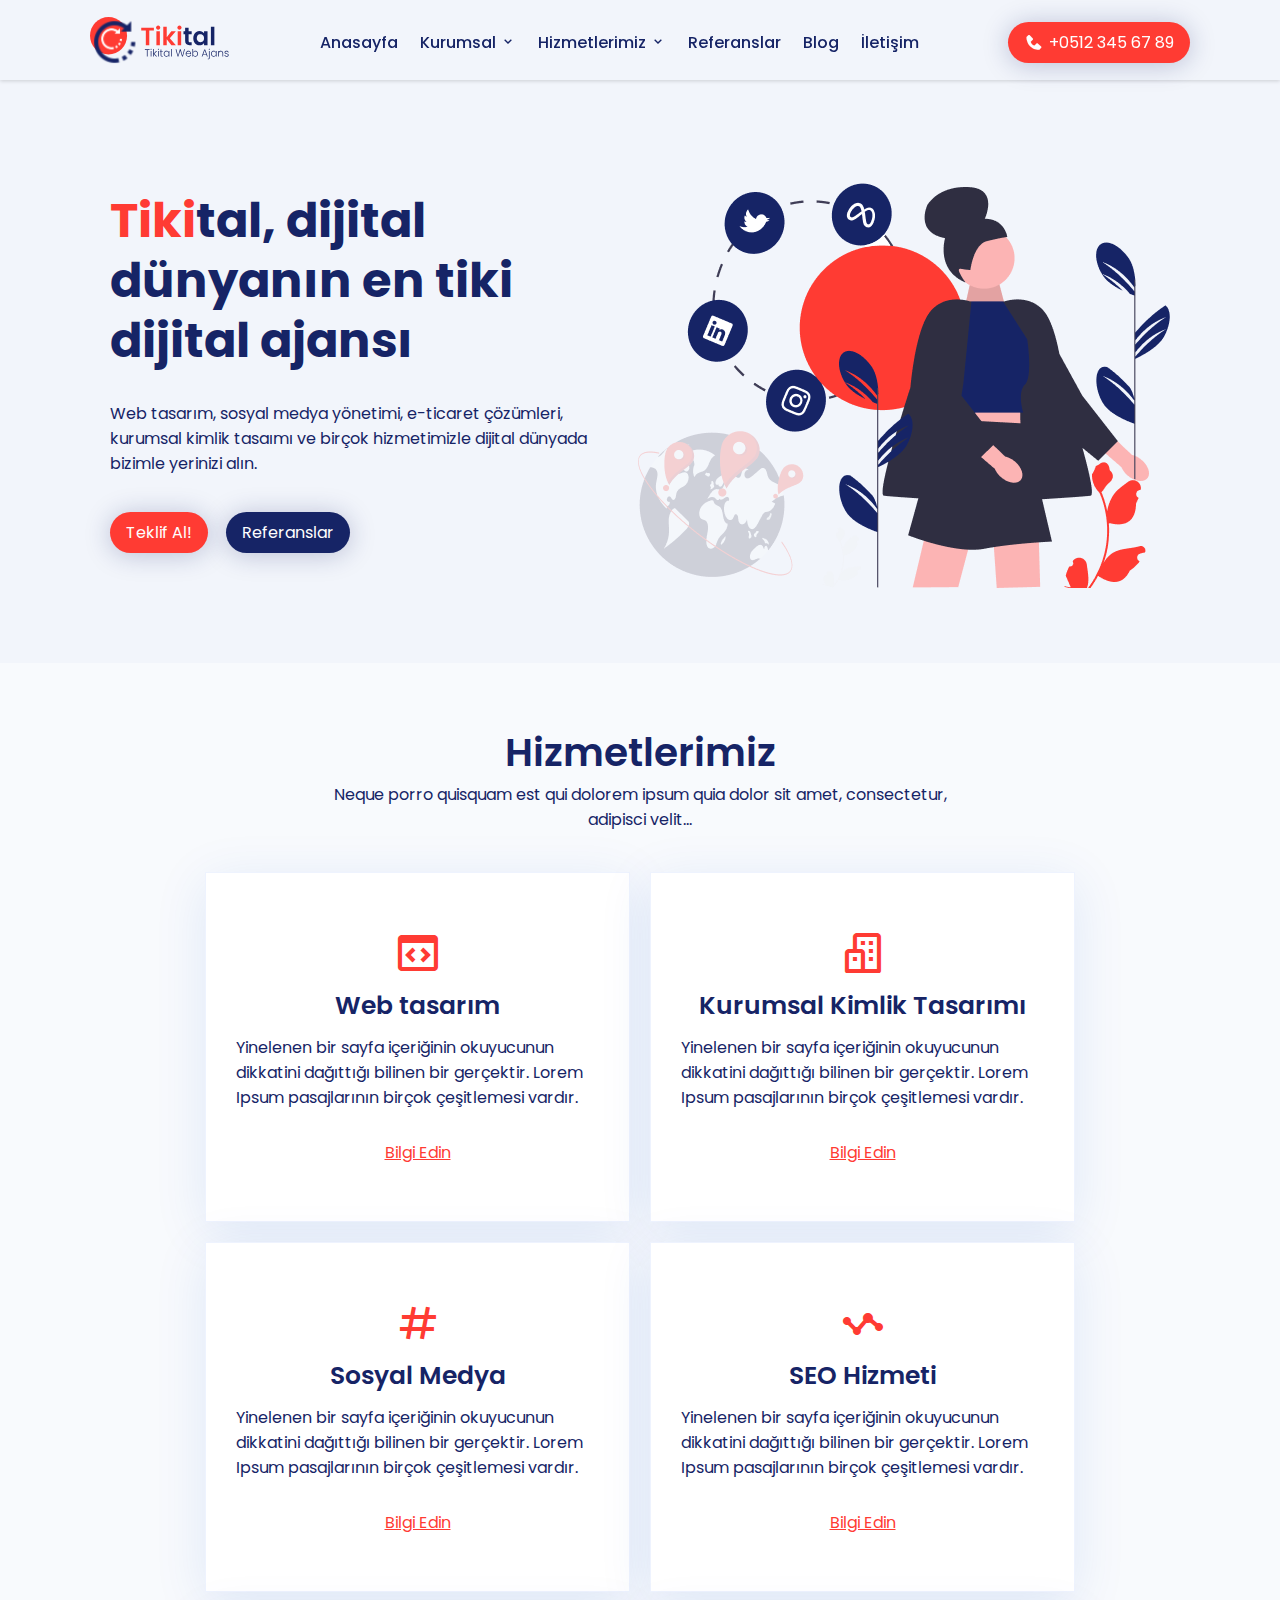
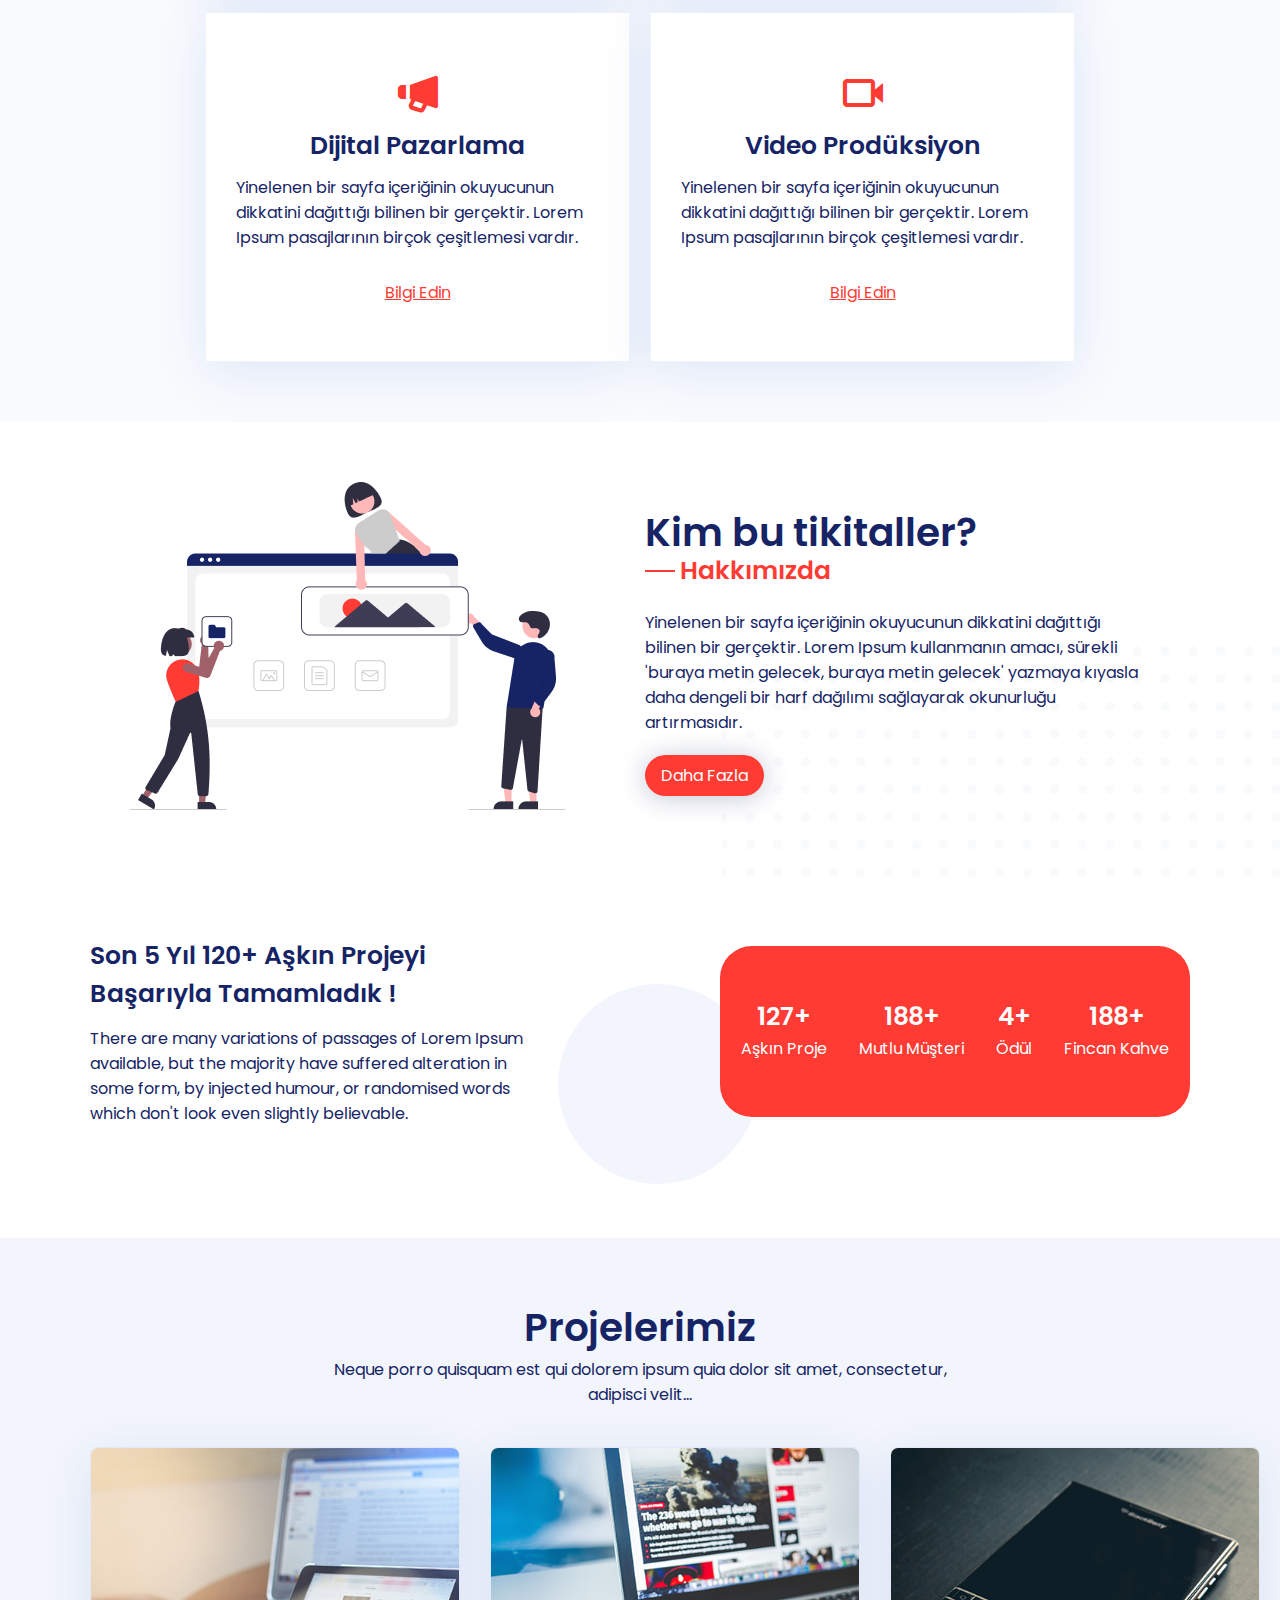
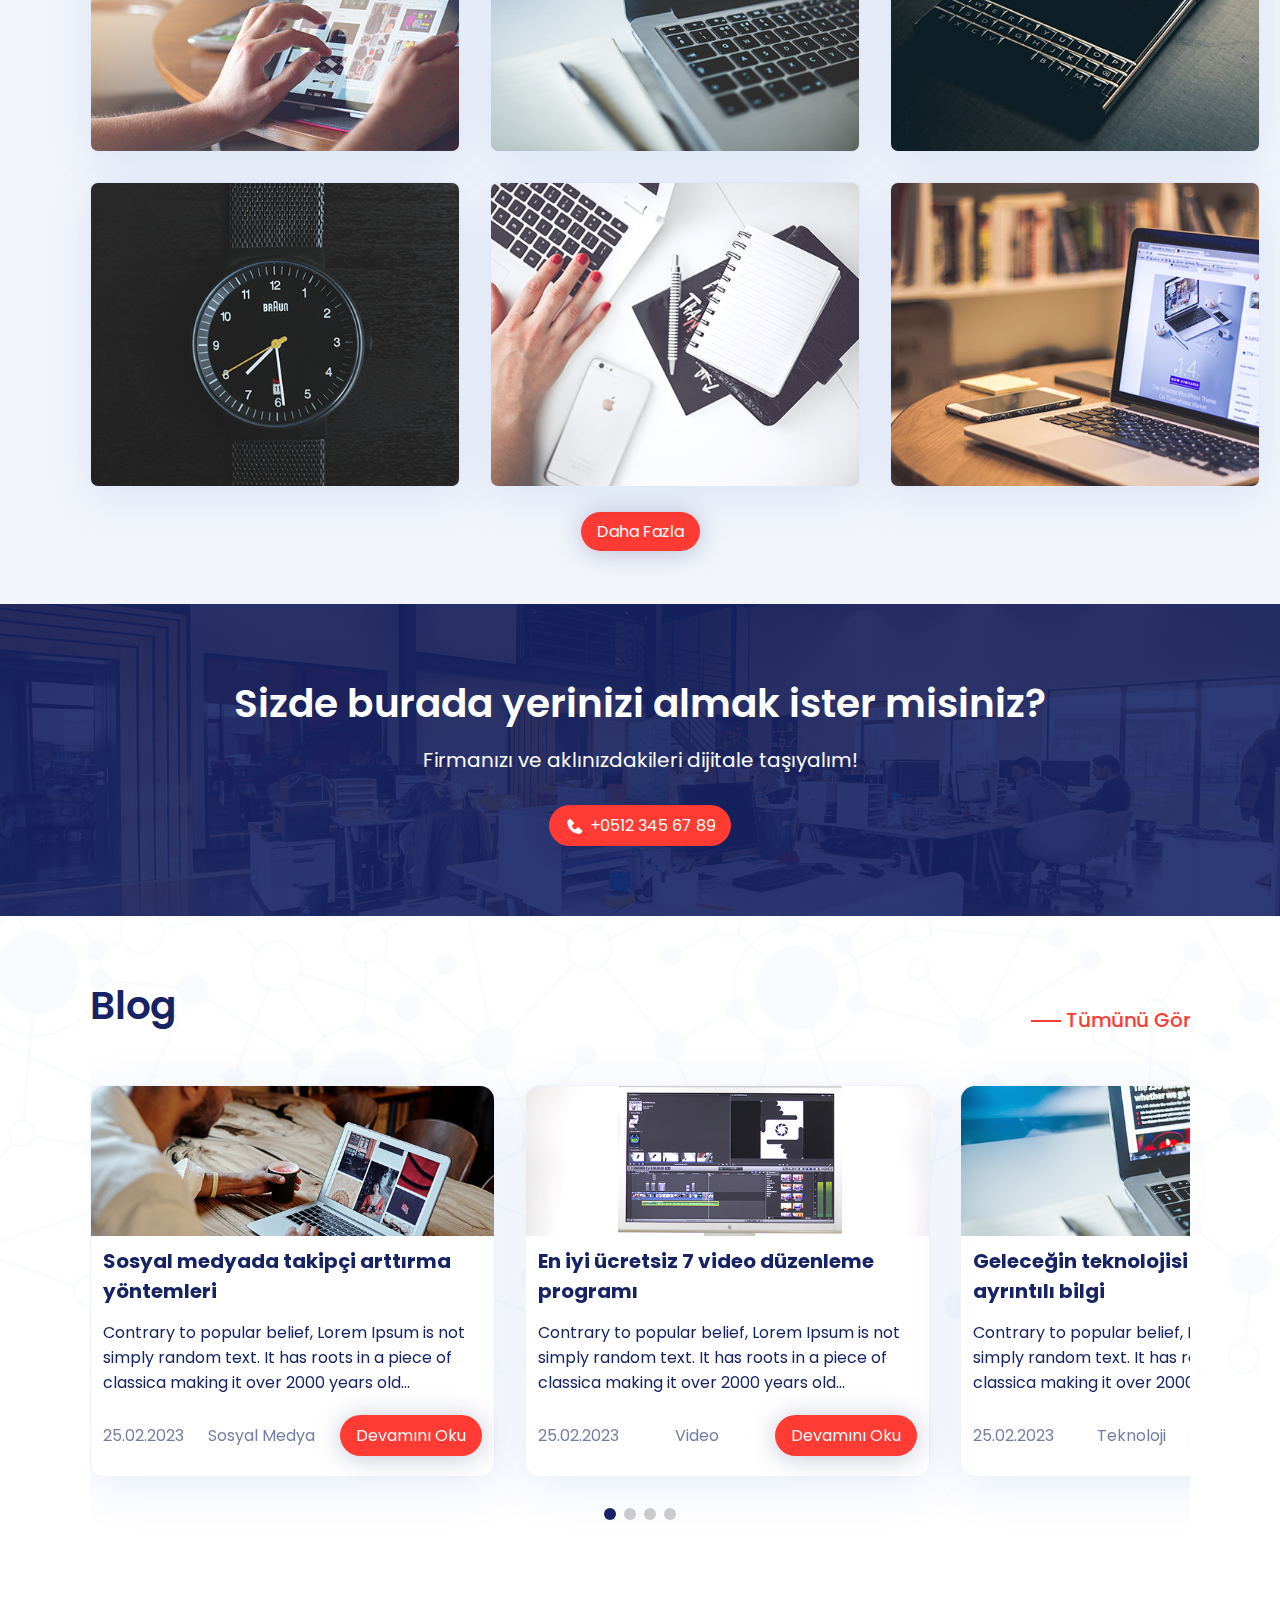
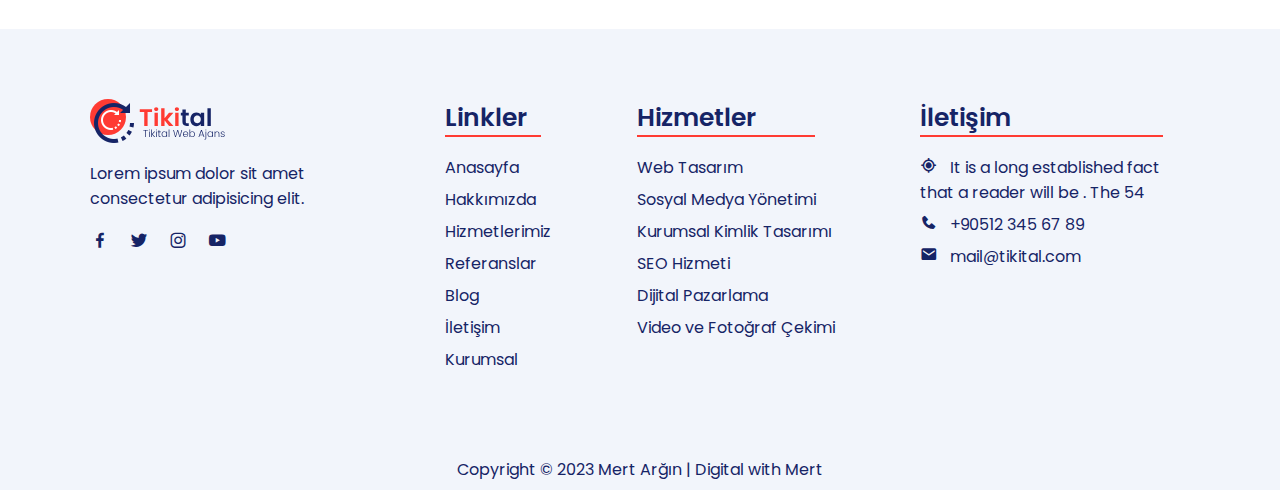
<file: index.html>
<!DOCTYPE html>
<html lang="tr">

<head>
    <meta charset="UTF-8">
    <meta http-equiv="X-UA-Compatible" content="IE=edge">
    <meta name="viewport" content="width=device-width, initial-scale=1.0">
    <title>Tikital Ajans</title>
    <link rel="shortcut icon" href="assets/images/favicon.png" type="image/x-icon">
    <link rel="apple-touch-icon" href="assets/images/favicon.png">
    <link rel="stylesheet" href="assets/css/style.css">
    <link href='https://unpkg.com/boxicons@2.1.4/css/boxicons.min.css' rel='stylesheet'>
    <link rel="stylesheet" href="https://cdn.jsdelivr.net/npm/swiper@8/swiper-bundle.min.css" />
</head>

<body>
    <header class="downscroll">
        <div class="container" id="menu-wrapper">
            <div class="logo">
                <a href="index.html"><img src="assets/images/logo.svg" alt="Tikital Ajans logo" srcset=""></a>
            </div>
            <nav id="navbar">
                <ul id="mainMenu">
                    <li class="active"><a href="index.html">Anasayfa</a></li>
                    <li><a href="#">Kurumsal <i class='bx bx-chevron-down'></i></a>
                        <ul>
                            <li><a href="hakkimizda.html">Hakkımızda</a></li>
                            <li><a href="ekibimiz.html">Ekibimiz</a></li>
                            <li><a href="kariyer.html">Kariyer</a></li>
                        </ul>
                    </li>
                    <li><a href="#">Hizmetlerimiz <i class='bx bx-chevron-down'></i></a>
                        <ul>
                            <li><a href="web-tasarim.html">Web Tasarım</a></li>
                            <li><a href="seo-hizmeti.html">SEO Hizmeti</a></li>
                            <li><a href="kurumsal-kimlik-tasarimi.html">Kurumsal Kimlik Tasarımı</a></li>
                            <li><a href="sosyal-medya.html">Sosyal Medya Yönetimi</a></li>
                            <li><a href="dijital-pazarlama.html">Dijital Pazarlama</a></li>
                            <li><a href="video-produksiyon.html">Video Prodüksiyon</a></li>
                        </ul>
                    </li>
                    <li><a href="referanslar.html">Referanslar</a></li>
                    <li><a href="blog.html">Blog</a></li>
                    <li><a href="iletisim.html">İletişim</a></li>
                </ul>
            </nav>
            <a href="tel:+05123456789" class="btn btn-icon"><i class='bx bxs-phone'></i>+0512 345 67 89</a>
            <div class="bx bx-menu" id="menu-icon"></div>
        </div>
    </header>
    <section id="hero">
        <div class="container">
            <div class="hero-wrapper">
                <div class="hero-left">
                    <h1><span>Tiki</span>tal, dijital dünyanın
                        en tiki dijital ajansı</h1>
                    <p>Web tasarım, sosyal medya yönetimi, e-ticaret çözümleri, kurumsal kimlik tasaımı ve birçok
                        hizmetimizle dijital dünyada bizimle yerinizi alın.</p>
                    <div class="hero-buttons">
                        <a href="#" class="btn">Teklif Al!</a>
                        <a href="#" class="btn btn-secondary">Referanslar</a>
                    </div>
                </div>
                <div class="hero-right">
                    <img src="assets/images/hero.png" alt="Tikital web tasarım">
                </div>
            </div>
        </div>
    </section>
    <section id="services">
        <div class="section-title">
            <h2>Hizmetlerimiz</h2>
            <p>Neque porro quisquam est qui dolorem ipsum quia dolor sit amet, consectetur, adipisci velit...</p>
        </div>
        <div class="service-cards">
            <div class="service-card">
                <i class='bx bx-code-block'></i>
                <h3>Web tasarım</h3>
                <p>Yinelenen bir sayfa içeriğinin okuyucunun dikkatini dağıttığı bilinen bir gerçektir. Lorem Ipsum
                    pasajlarının birçok çeşitlemesi vardır.</p>
                <a href="web-tasarim.html">Bilgi Edin</a>
            </div>
            <div class="service-card">
                <i class='bx bx-buildings'></i>
                <h3>Kurumsal Kimlik Tasarımı</h3>
                <p>Yinelenen bir sayfa içeriğinin okuyucunun dikkatini dağıttığı bilinen bir gerçektir. Lorem Ipsum
                    pasajlarının birçok çeşitlemesi vardır.</p>
                <a href="kurumsal-kimlik-tasarimi.html">Bilgi Edin</a>
            </div>
            <div class="service-card">
                <i class='bx bx-hash'></i>
                <h3>Sosyal Medya</h3>
                <p>Yinelenen bir sayfa içeriğinin okuyucunun dikkatini dağıttığı bilinen bir gerçektir. Lorem Ipsum
                    pasajlarının birçok çeşitlemesi vardır.</p>
                <a href="sosyal-medya.html">Bilgi Edin</a>
            </div>
            <div class="service-card">
                <i class='bx bx-stats'></i>
                <h3>SEO Hizmeti</h3>
                <p>Yinelenen bir sayfa içeriğinin okuyucunun dikkatini dağıttığı bilinen bir gerçektir. Lorem Ipsum
                    pasajlarının birçok çeşitlemesi vardır.</p>
                <a href="seo-hizmeti.html">Bilgi Edin</a>
            </div>
            <div class="service-card">
                <i class='bx bxs-megaphone'></i>
                <h3>Dijital Pazarlama</h3>
                <p>Yinelenen bir sayfa içeriğinin okuyucunun dikkatini dağıttığı bilinen bir gerçektir. Lorem Ipsum
                    pasajlarının birçok çeşitlemesi vardır.</p>
                <a href="dijital-pazarlama.html">Bilgi Edin</a>
            </div>
            <div class="service-card">
                <i class='bx bx-video'></i>
                <h3>Video Prodüksiyon</h3>
                <p>Yinelenen bir sayfa içeriğinin okuyucunun dikkatini dağıttığı bilinen bir gerçektir. Lorem Ipsum
                    pasajlarının birçok çeşitlemesi vardır.</p>
                <a href="video-produksiyon.html">Bilgi Edin</a>
            </div>
        </div>
    </section>
    <section id="about-section">
        <div class="container">
            <div class="about-section-wrapper">
                <div class="about-section-right">
                    <img src="assets/images/hakkında.png" alt="Tikital Ajans Hakkında" />
                </div>
                <div class="about-section-left">
                    <h2>Kim bu tikitaller?</h2>
                    <h3>Hakkımızda</h3>
                    <p>Yinelenen bir sayfa içeriğinin okuyucunun dikkatini dağıttığı bilinen bir gerçektir. Lorem Ipsum
                        kullanmanın amacı, sürekli 'buraya metin gelecek, buraya metin gelecek' yazmaya kıyasla daha
                        dengeli bir harf dağılımı sağlayarak okunurluğu artırmasıdır.</p>
                    <a href="hakkimizda.html" class="btn">Daha Fazla</a>
                </div>
            </div>
        </div>
    </section>
    <section id="about-secondary">
        <div class="container">
            <div class="circle"></div>
            <div class="aboutsec-wrapper">
                <div class="aboutsec-left">
                    <h3>Son 5 Yıl 120+ Aşkın Projeyi Başarıyla
                        Tamamladık !</h3>
                    <p>There are many variations of passages of Lorem Ipsum available, but the majority have suffered
                        alteration in some form, by injected humour, or randomised words which don't look even slightly
                        believable.</p>
                </div>
                <div class="aboutsec-right">
                    <div class="counter">
                        <div class="counter-item">
                            <div class="count-num">
                                <h3 class="number" data-value="127"></h3>
                                <h3>+</h3>
                            </div>
                            <p>Aşkın Proje</p>
                        </div>
                        <div class="counter-item">
                            <div class="count-num">
                                <h3 class="number" data-value="241"></h3>
                                <h3>+</h3>
                            </div>
                            <p>Mutlu Müşteri</p>
                        </div>
                        <div class="counter-item">
                            <div class="count-num">
                                <h3 class="number" data-value="4"></h3>
                                <h3>+</h3>
                            </div>
                            <p>Ödül</p>
                        </div>
                        <div class="counter-item">
                            <div class="count-num">
                                <h3 class="number" data-value="1732"></h3>
                                <h3>+</h3>
                            </div>
                            <p>Fincan Kahve</p>
                        </div>
                    </div>
                </div>
            </div>
        </div>
    </section>
    <section id="project">
        <div class="section-title">
            <h2>Projelerimiz</h2>
            <p>Neque porro quisquam est qui dolorem ipsum quia dolor sit amet, consectetur, adipisci velit...</p>
        </div>
        <div class="container">
            <div class="project-wrapper">
                <div class="proje-item">
                    <img src="assets/images/project-1.jpg" alt="Proje 1">
                    <div class="proje-desc">
                        <h3>Mert Arğın Kişisel web Tasarım</h3>
                        <h4>Web Tasarım</h4>
                        <a href="#" class="btn">Ayrıntı</a>
                    </div>
                </div>
                <div class="proje-item">
                    <img src="assets/images/project-2.jpg" alt="Proje 2">
                    <div class="proje-desc">
                        <h3>Mert Arğın Kişisel web Tasarım</h3>
                        <h4>Web Tasarım</h4>
                        <a href="#" class="btn btn-icon"><i class='bx bx-link-external'></i>İncele</a>
                    </div>
                </div>
                <div class="proje-item">
                    <img src="assets/images/project-3.jpg" alt="Proje 3">
                </div>
                <div class="proje-item">
                    <img src="assets/images/project-4.jpg" alt="Proje 4">
                </div>
                <div class="proje-item">
                    <img src="assets/images/project-5.jpg" alt="Proje 5">
                </div>
                <div class="proje-item">
                    <img src="assets/images/project-6.jpg" alt="Proje 6">
                </div>
            </div>

        </div>
        <a href="#" class="btn portfolio">Daha Fazla</a>
    </section>
    <section id="cta">
        <div class="container">
            <h2>Sizde burada yerinizi almak ister misiniz?</h2>
            <p>Firmanızı ve aklınızdakileri dijitale taşıyalım!</p>
            <a href="tel:+05123456789" class="btn btn-icon"><i class='bx bxs-phone'></i>+0512 345 67 89</a>
        </div>
    </section>
    <section id="blog">
        <div class="container">
            <div class="blog-title">
                <h2>Blog</h2>
                <a href="blog.html">
                    <h3>Tümünü Gör</h3>
                </a>
            </div>
            <div class="swiper mySwiper">
                <div class="swiper-wrapper blog-content">
                    <div class="swiper-slide blog-card">
                        <div class="blogcard-pic">
                            <img src="assets/images/blog-post1.jpg" alt="blog post">
                        </div>
                        <div class="blogcard-content">
                            <div class="blogcard-heading">
                                <a href="#">
                                    <h2 class="blogcard-h2">Sosyal medyada takipçi arttırma yöntemleri</h2>
                            </div></a>
                            <div class="blogcard-body">
                                <p>Contrary to popular belief, Lorem Ipsum is not simply random text. It has roots in a
                                    piece of classica making it over 2000 years old...</p>
                            </div>
                            <div class="blogcard-footer">
                                <span>25.02.2023</span>
                                <span><a href="#">Sosyal Medya</a></span>
                                <a href="#" class="btn">Devamını Oku</a>
                            </div>
                        </div>
                    </div>
                    <div class="swiper-slide blog-card">
                        <div class="blogcard-pic">
                            <img src="assets/images/blog-post-2.jpg" alt="blog post">
                        </div>
                        <div class="blogcard-content">
                            <div class="blogcard-heading">
                                <a href="#">
                                    <h2 class="blogcard-h2">En iyi ücretsiz 7 video düzenleme programı</h2>
                                </a>
                            </div>
                            <div class="blogcard-body">
                                <p>Contrary to popular belief, Lorem Ipsum is not simply random text. It has roots in a
                                    piece of classica making it over 2000 years old...</p>
                            </div>
                            <div class="blogcard-footer">
                                <span>25.02.2023</span>
                                <span><a href="#">Video</a></span>
                                <a href="#" class="btn">Devamını Oku</a>
                            </div>
                        </div>
                    </div>
                    <div class="swiper-slide blog-card">
                        <div class="blogcard-pic">
                            <img src="assets/images/project-2.jpg" alt="blog post">
                        </div>
                        <div class="blogcard-content">
                            <div class="blogcard-heading">
                                <a href="#">
                                    <h2 class="blogcard-h2">Geleceğin teknolojisi yapay zekalar ayrıntılı bilgi</h2>
                                </a>
                            </div>
                            <div class="blogcard-body">
                                <p>Contrary to popular belief, Lorem Ipsum is not simply random text. It has roots in a
                                    piece of classica making it over 2000 years old...</p>
                            </div>
                            <div class="blogcard-footer">
                                <span>25.02.2023</span>
                                <span><a href="#">Teknoloji</a></span>
                                <a href="#" class="btn">Devamını Oku</a>
                            </div>
                        </div>
                    </div>
                    <div class="swiper-slide blog-card">
                        <div class="blogcard-pic">
                            <img src="assets/images/project-5.jpg" alt="blog post">
                        </div>
                        <div class="blogcard-content">
                            <div class="blogcard-heading">
                                <a href="#">
                                    <h2 class="blogcard-h2">Sosyal medyada takipçi arttırma yöntemleri</h2>
                                </a>
                            </div>
                            <div class="blogcard-body">
                                <p>Contrary to popular belief, Lorem Ipsum is not simply random text. It has roots in a
                                    piece of classica making it over 2000 years old...</p>
                            </div>
                            <div class="blogcard-footer">
                                <span>25.02.2023</span>
                                <span><a href="#">Sosyal Medya</a></span>
                                <a href="#" class="btn">Devamını Oku</a>
                            </div>
                        </div>
                    </div>
                    <div class="swiper-slide blog-card">
                        <div class="blogcard-pic">
                            <img src="assets/images/blog-post1.jpg" alt="blog post">
                        </div>
                        <div class="blogcard-content">
                            <div class="blogcard-heading">
                                <h2 class="blogcard-h2">Sosyal medyada takipçi arttırma yöntemleri</h2>
                            </div>
                            <div class="blogcard-body">
                                <p>Contrary to popular belief, Lorem Ipsum is not simply random text. It has roots in a
                                    piece of classica making it over 2000 years old...</p>
                            </div>
                            <div class="blogcard-footer">
                                <span>25.02.2023</span>
                                <span><a href="#">Sosyal Medya</a></span>
                                <a href="#" class="btn">Devamını Oku</a>
                            </div>
                        </div>
                    </div>
                </div>
                <div class="swiper-pagination"></div>
            </div>
        </div>
    </section>
    <footer>
        <div class="container">
            <div class="footer-top">
                <div class="footer-group">
                    <a href="index.html"><img src="assets/images/logo.svg" alt="Tikital Ajans logo" srcset=""></a>
                    <p>Lorem ipsum dolor sit amet consectetur adipisicing elit.</p>
                    <div class="footer-social">
                        <a href="#" target="_blank"><i class='bx bxl-facebook'></i></a>
                        <a href="#" target="_blank"><i class='bx bxl-twitter'></i></a>
                        <a href="#" target="_blank"><i class='bx bxl-instagram'></i></a>
                        <a href="#" target="_blank"><i class='bx bxl-youtube'></i></a>
                    </div>
                </div>
                <div class="footer-group">
                    <h3>Linkler</h3>
                    <div class="footer-links">
                        <a href="index.html">Anasayfa</a>
                        <a href="hakkimizda.html">Hakkımızda</a>
                        <a href="">Hizmetlerimiz</a>
                        <a href="referanslar.html">Referanslar</a>
                        <a href="blog.html">Blog</a>
                        <a href="iletisim.html">İletişim</a>
                        <a href="">Kurumsal</a>
                    </div>
                </div>
                <div class="footer-group">
                    <h3>Hizmetler</h3>
                    <div class="footer-links">
                        <a href="web-tasarim.html">Web Tasarım</a>
                        <a href="seo-hizmeti.html">Sosyal Medya Yönetimi</a>
                        <a href="kurumsal-kimlik-tasarimi.html">Kurumsal Kimlik Tasarımı</a>
                        <a href="seo-hizmeti.html">SEO Hizmeti</a>
                        <a href="dijital-pazarlama.html">Dijital Pazarlama</a>
                        <a href="video-produksiyon.html">Video ve Fotoğraf Çekimi</a>
                    </div>
                </div>
                <div class="footer-group">
                    <h3>İletişim</h3>
                    <div class="footer-links">
                        <a href=""><i class='bx bx-current-location'></i>It is a long established fact that a reader
                            will be . The 54</a>
                        <a href="tel:90512 345 67 89"><i class='bx bxs-phone'></i>+90512 345 67 89</a>
                        <a href="mailto:mail@tikital.com"><i class='bx bxs-envelope'></i>mail@tikital.com</a>
                    </div>
                </div>
            </div>
        </div>
        <div class="footer-bottom">
            <p>Copyright © 2023 Mert Arğın | Digital with Mert</p>
        </div>
    </footer>

    <script src="https://cdn.jsdelivr.net/npm/swiper@8/swiper-bundle.min.js"></script>
    <script src="assets/js/main.js"></script>
</body>

</html>
</file>
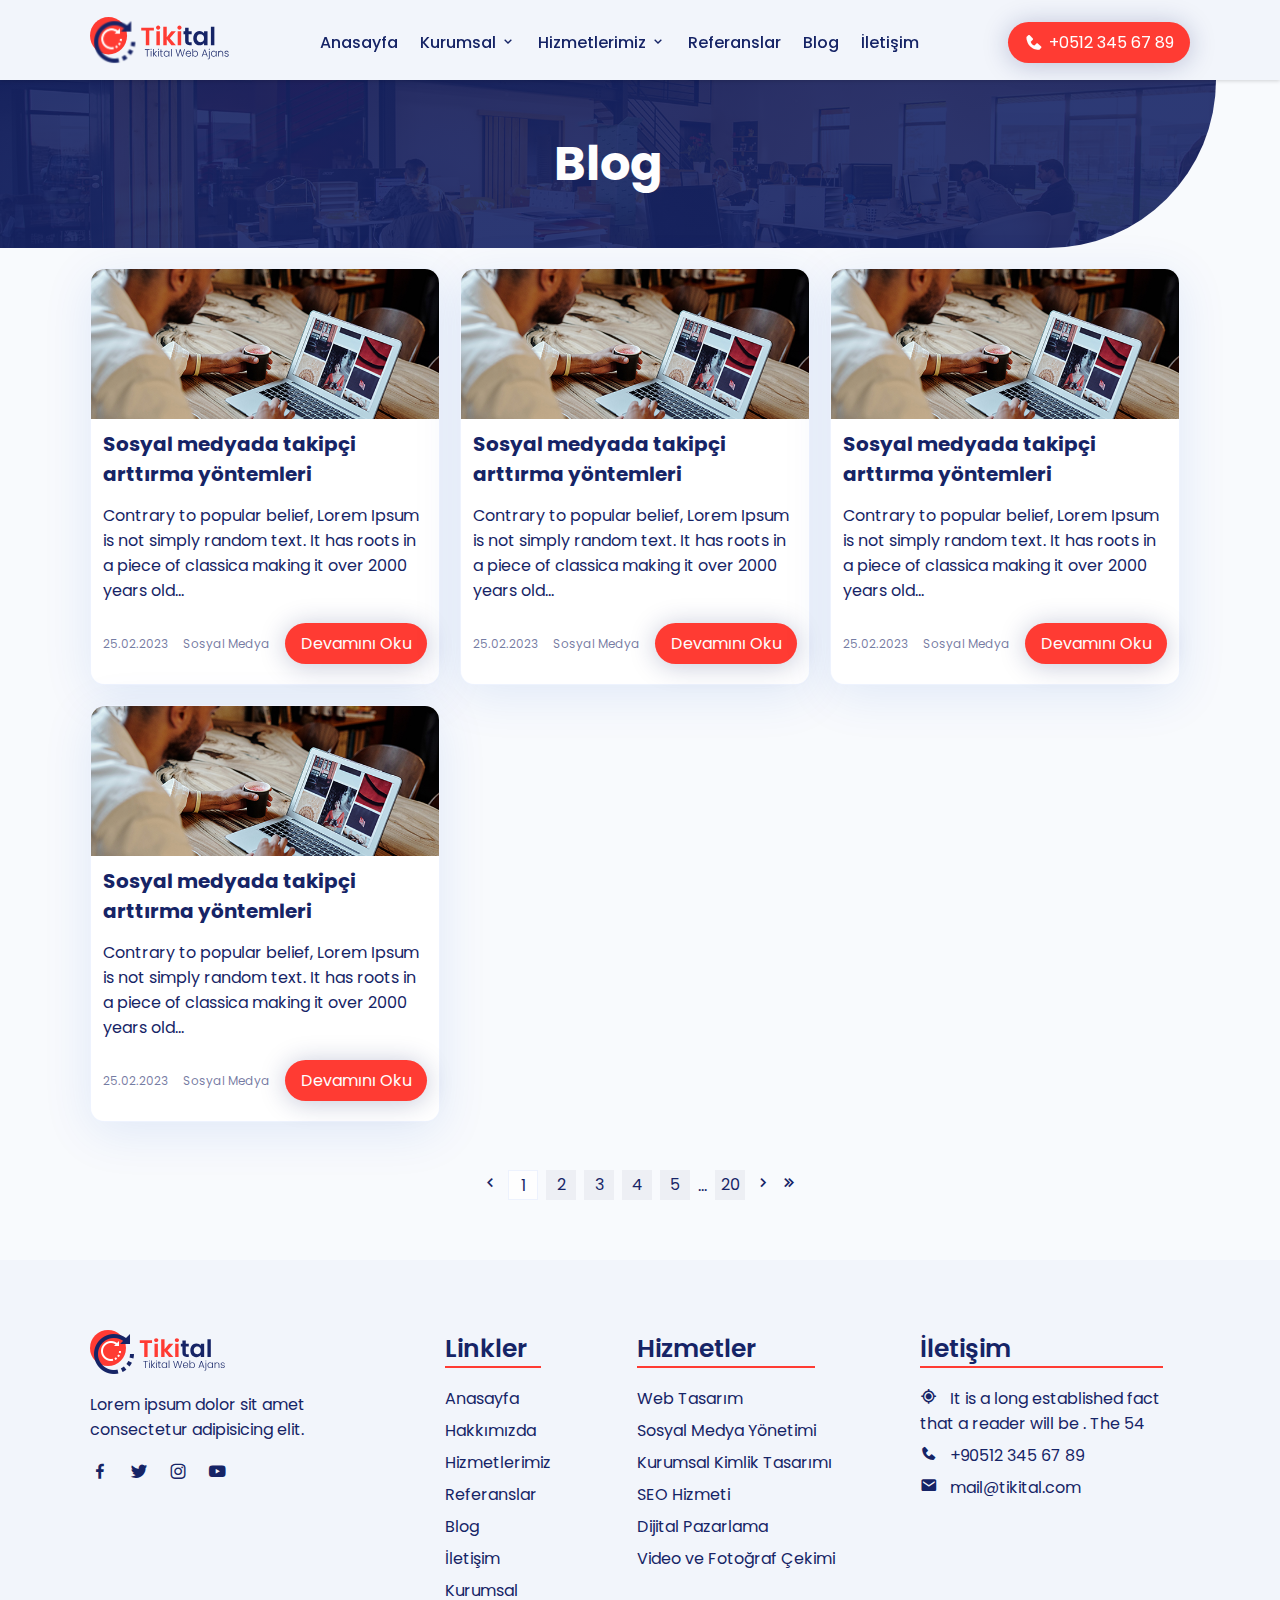
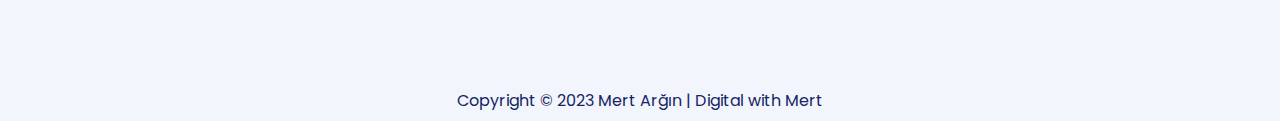
<file: blog.html>
<!DOCTYPE html>
<html lang="tr">

<head>
    <meta charset="UTF-8">
    <meta http-equiv="X-UA-Compatible" content="IE=edge">
    <meta name="viewport" content="width=device-width, initial-scale=1.0">
    <title>Tikital Ajans | Blog</title>
    <link rel="stylesheet" href="assets/css/style.css">
    <link href='https://unpkg.com/boxicons@2.1.4/css/boxicons.min.css' rel='stylesheet'>
    <link rel="stylesheet" href="https://cdn.jsdelivr.net/npm/swiper@8/swiper-bundle.min.css" />
</head>

<body>
    <header class="downscroll">
        <div class="container" id="menu-wrapper">
            <div class="logo">
                <a href="index.html"><img src="assets/images/logo.svg" alt="Tikital Ajans logo" srcset=""></a>
            </div>
            <nav id="navbar">
                <ul id="mainMenu">
                    <li class="active"><a href="index.html">Anasayfa</a></li>
                    <li><a href="#">Kurumsal <i class='bx bx-chevron-down'></i></a>
                        <ul>
                            <li><a href="hakkimizda.html">Hakkımızda</a></li>
                            <li><a href="ekibimiz.html">Ekibimiz</a></li>
                            <li><a href="kariyer.html">Kariyer</a></li>
                        </ul>
                    </li>
                    <li><a href="#">Hizmetlerimiz <i class='bx bx-chevron-down'></i></a>
                        <ul>
                            <li><a href="web-tasarim.html">Web Tasarım</a></li>
                            <li><a href="seo-hizmeti.html">SEO Hizmeti</a></li>
                            <li><a href="kurumsal-kimlik-tasarimi.html">Kurumsal Kimlik Tasarımı</a></li>
                            <li><a href="sosyal-medya.html">Sosyal Medya Yönetimi</a></li>
                            <li><a href="dijital-pazarlama.html">Dijital Pazarlama</a></li>
                            <li><a href="video-produksiyon.html">Video Prodüksiyon</a></li>
                        </ul>
                    </li>
                    <li><a href="referanslar.html">Referanslar</a></li>
                    <li><a href="blog.html">Blog</a></li>
                    <li><a href="iletisim.html">İletişim</a></li>
                </ul>
            </nav>
            <a href="tel:+05123456789" class="btn btn-icon"><i class='bx bxs-phone'></i>+0512 345 67 89</a>
            <div class="bx bx-menu" id="menu-icon"></div>
        </div>
    </header>
    <section id="blog-page">
        <div class="page-title">
            <h1>Blog</h1>
            </div>
            <div class="container">
                <div class="blog-wrapper">
                    <div class="blog-post">
                        <div class="blogpost-pic">
                          <img src="assets/images/blog-post1.jpg" alt="blog post" >
                        </div>
                        <div class="blogpost-content">
                            <div class="blogpost-heading">
                                <a href="#"><h2 class="blogpost-h2">Sosyal medyada takipçi arttırma yöntemleri</h2>
                            </div></a>
                            <div class="blogpost-body">
                                <p>Contrary to popular belief, Lorem Ipsum is not simply random text. It has roots in a piece of classica making it over 2000 years old...</p>
                            </div>
                            <div class="blogpost-footer">
                                <span>25.02.2023</span>
                                <span><a href="#">Sosyal Medya</a></span>
                                <a href="#" class="btn">Devamını Oku</a>
                            </div>
                        </div>
                    </div>
                    <div class="blog-post">
                        <div class="blogpost-pic">
                          <img src="assets/images/blog-post1.jpg" alt="blog post" >
                        </div>
                        <div class="blogpost-content">
                            <div class="blogpost-heading">
                                <a href="#"><h2 class="blogpost-h2">Sosyal medyada takipçi arttırma yöntemleri</h2>
                            </div></a>
                            <div class="blogpost-body">
                                <p>Contrary to popular belief, Lorem Ipsum is not simply random text. It has roots in a piece of classica making it over 2000 years old...</p>
                            </div>
                            <div class="blogpost-footer">
                                <span>25.02.2023</span>
                                <span><a href="#">Sosyal Medya</a></span>
                                <a href="#" class="btn">Devamını Oku</a>
                            </div>
                        </div>
                    </div>
                    <div class="blog-post">
                        <div class="blogpost-pic">
                          <img src="assets/images/blog-post1.jpg" alt="blog post" >
                        </div>
                        <div class="blogpost-content">
                            <div class="blogpost-heading">
                                <a href="#"><h2 class="blogpost-h2">Sosyal medyada takipçi arttırma yöntemleri</h2>
                            </div></a>
                            <div class="blogpost-body">
                                <p>Contrary to popular belief, Lorem Ipsum is not simply random text. It has roots in a piece of classica making it over 2000 years old...</p>
                            </div>
                            <div class="blogpost-footer">
                                <span>25.02.2023</span>
                                <span><a href="#">Sosyal Medya</a></span>
                                <a href="#" class="btn">Devamını Oku</a>
                            </div>
                        </div>
                    </div>
                    <div class="blog-post">
                        <div class="blogpost-pic">
                          <img src="assets/images/blog-post1.jpg" alt="blog post" >
                        </div>
                        <div class="blogpost-content">
                            <div class="blogpost-heading">
                                <a href="#"><h2 class="blogpost-h2">Sosyal medyada takipçi arttırma yöntemleri</h2>
                            </div></a>
                            <div class="blogpost-body">
                                <p>Contrary to popular belief, Lorem Ipsum is not simply random text. It has roots in a piece of classica making it over 2000 years old...</p>
                            </div>
                            <div class="blogpost-footer">
                                <span>25.02.2023</span>
                                <span><a href="#">Sosyal Medya</a></span>
                                <a href="#" class="btn">Devamını Oku</a>
                            </div>
                        </div>
                    </div>
                </div>
            </div>
            <div class="pagination">
                <a href="#"><span><i class='bx bx-chevron-left'></i></span></a>
                <a href="#"><span class="page-number active">1</span></a>
                <a href="#"><span class="page-number">2</span></a>
                <a href="#"><span class="page-number">3</span></a>
                <a href="#"><span class="page-number">4</span></a>
                <a href="#"><span class="page-number">5</span></a>
                <span>...</span>
                <a href="#"><span class="page-number">20</span></a>
                <a href="#"><span><i class='bx bx-chevron-right'></i></span></a>
                <a href="#"><span><i class='bx bx-chevrons-right'></i></span></a>
            </div>
    </section>

    <footer>
        <div class="container">
            <div class="footer-top">
                <div class="footer-group">
                    <a href=""><img src="assets/images/logo.svg" alt="Tikital Ajans logo" srcset=""></a>
                    <p>Lorem ipsum dolor sit amet consectetur adipisicing elit.</p>
                    <div class="footer-social">
                        <a href=""><i class='bx bxl-facebook'></i></a>
                        <a href=""><i class='bx bxl-twitter'></i></a>
                        <a href=""><i class='bx bxl-instagram'></i></a>
                        <a href=""><i class='bx bxl-youtube'></i></a>
                    </div>
                </div>
                <div class="footer-group">
                    <h3>Linkler</h3>
                    <div class="footer-links">
                            <a href="index.html">Anasayfa</a>
                        <a href="hakkimizda.html">Hakkımızda</a>
                        <a href="">Hizmetlerimiz</a>
                        <a href="referanslar.html">Referanslar</a>
                        <a href="blog.html">Blog</a>
                        <a href="iletisim.html">İletişim</a>
                        <a href="">Kurumsal</a>
                    </div>
                </div>
                <div class="footer-group">
                    <h3>Hizmetler</h3>
                    <div class="footer-links">
                        <a href="web-tasarim.html">Web Tasarım</a>
                        <a href="seo-hizmeti.html">Sosyal Medya Yönetimi</a>
                        <a href="kurumsal-kimlik-tasarimi.html">Kurumsal Kimlik Tasarımı</a>
                        <a href="seo-hizmeti.html">SEO Hizmeti</a>
                        <a href="dijital-pazarlama.html">Dijital Pazarlama</a>
                        <a href="video-produksiyon.html">Video ve Fotoğraf Çekimi</a>
                    </div>
                </div>
                <div class="footer-group">
                    <h3>İletişim</h3>
                    <div class="footer-links">
                        <a href=""><i class='bx bx-current-location'></i>It is a long established fact that a reader
                            will be . The 54</a>
                        <a href=""><i class='bx bxs-phone'></i>+90512 345 67 89</a>
                        <a href=""><i class='bx bxs-envelope'></i>mail@tikital.com</a>
                    </div>
                </div>
            </div>
        </div>
        <div class="footer-bottom">
            <p>Copyright © 2023 Mert Arğın | Digital with Mert</p>
        </div>
    </footer>

    <script src="https://cdn.jsdelivr.net/npm/swiper@8/swiper-bundle.min.js"></script>
    <script src="assets/js/main.js"></script>
</body>

</html>
</file>
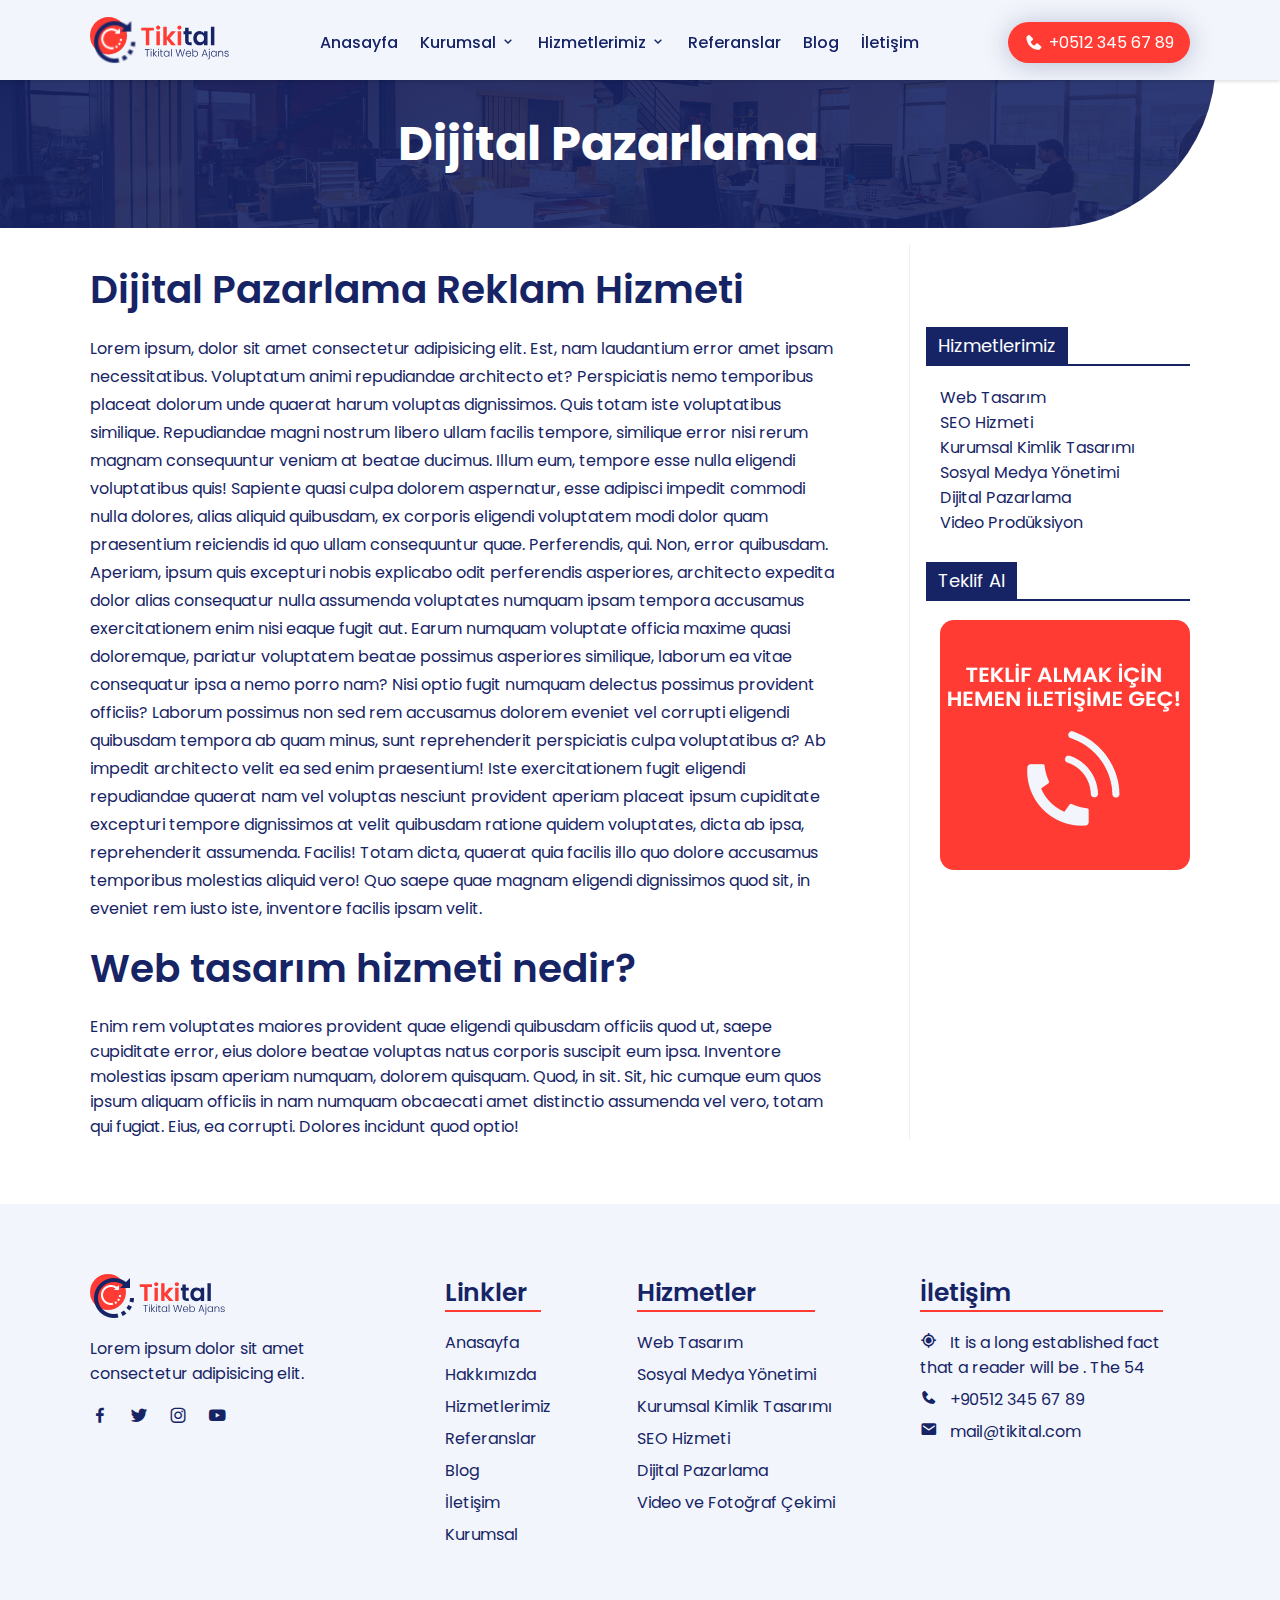
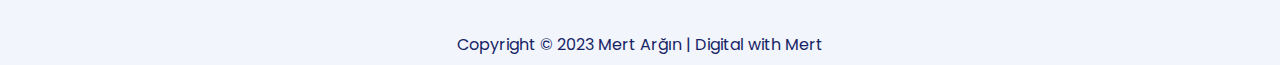
<file: dijital-pazarlama.html>
<!DOCTYPE html>
<html lang="tr">

<head>
    <meta charset="UTF-8">
    <meta http-equiv="X-UA-Compatible" content="IE=edge">
    <meta name="viewport" content="width=device-width, initial-scale=1.0">
    <title>Tikital Ajans</title>
    <link rel="shortcut icon" href="assets/images/favicon.png" type="image/x-icon">
    <link rel="apple-touch-icon" href="assets/images/favicon.png">
    <link rel="stylesheet" href="assets/css/style.css">
    <link href='https://unpkg.com/boxicons@2.1.4/css/boxicons.min.css' rel='stylesheet'>
    <link rel="stylesheet" href="https://cdn.jsdelivr.net/npm/swiper@8/swiper-bundle.min.css" />
</head>

<body>
    <header class="downscroll">
        <div class="container" id="menu-wrapper">
            <div class="logo">
                <a href="index.html"><img src="assets/images/logo.svg" alt="Tikital Ajans logo" srcset=""></a>
            </div>
            <nav id="navbar">
                <ul id="mainMenu">
                    <li class="active"><a href="index.html">Anasayfa</a></li>
                    <li><a href="#">Kurumsal <i class='bx bx-chevron-down'></i></a>
                        <ul>
                            <li><a href="hakkimizda.html">Hakkımızda</a></li>
                            <li><a href="ekibimiz.html">Ekibimiz</a></li>
                            <li><a href="kariyer.html">Kariyer</a></li>
                        </ul>
                    </li>
                    <li><a href="#">Hizmetlerimiz <i class='bx bx-chevron-down'></i></a>
                        <ul>
                            <li><a href="web-tasarim.html">Web Tasarım</a></li>
                            <li><a href="seo-hizmeti.html">SEO Hizmeti</a></li>
                            <li><a href="kurumsal-kimlik-tasarimi.html">Kurumsal Kimlik Tasarımı</a></li>
                            <li><a href="sosyal-medya.html">Sosyal Medya Yönetimi</a></li>
                            <li><a href="dijital-pazarlama.html">Dijital Pazarlama</a></li>
                            <li><a href="video-produksiyon.html">Video Prodüksiyon</a></li>
                        </ul>
                    </li>
                    <li><a href="referanslar.html">Referanslar</a></li>
                    <li><a href="blog.html">Blog</a></li>
                    <li><a href="iletisim.html">İletişim</a></li>
                </ul>
            </nav>
            <a href="tel:+05123456789" class="btn btn-icon"><i class='bx bxs-phone'></i>+0512 345 67 89</a>
            <div class="bx bx-menu" id="menu-icon"></div>
        </div>
    </header>

    <section id="single-page">
        <div class="page-title">
            <h1>Dijital Pazarlama</h1>
        </div>
        <div class="container">
            <div class="singlePage-wrapper">
                <div class="singlePage-content">
                    <div class="singlePage-title">
                        <h2>Dijital Pazarlama Reklam Hizmeti</h2>
                    </div>
                    <p>Lorem ipsum, dolor sit amet consectetur adipisicing elit. Est, nam laudantium error amet ipsam
                        necessitatibus. Voluptatum animi repudiandae architecto et? Perspiciatis nemo temporibus placeat
                        dolorum unde quaerat harum voluptas dignissimos.
                        Quis totam iste voluptatibus similique. Repudiandae magni nostrum libero ullam facilis tempore,
                        similique error nisi rerum magnam consequuntur veniam at beatae ducimus. Illum eum, tempore esse
                        nulla eligendi voluptatibus quis!
                        Sapiente quasi culpa dolorem aspernatur, esse adipisci impedit commodi nulla dolores, alias
                        aliquid quibusdam, ex corporis eligendi voluptatem modi dolor quam praesentium reiciendis id quo
                        ullam consequuntur quae. Perferendis, qui.
                        Non, error quibusdam. Aperiam, ipsum quis excepturi nobis explicabo odit perferendis asperiores,
                        architecto expedita dolor alias consequatur nulla assumenda voluptates numquam ipsam tempora
                        accusamus exercitationem enim nisi eaque fugit aut.
                        Earum numquam voluptate officia maxime quasi doloremque, pariatur voluptatem beatae possimus
                        asperiores similique, laborum ea vitae consequatur ipsa a nemo porro nam? Nisi optio fugit
                        numquam delectus possimus provident officiis?
                        Laborum possimus non sed rem accusamus dolorem eveniet vel corrupti eligendi quibusdam tempora
                        ab quam minus, sunt reprehenderit perspiciatis culpa voluptatibus a? Ab impedit architecto velit
                        ea sed enim praesentium!
                        Iste exercitationem fugit eligendi repudiandae quaerat nam vel voluptas nesciunt provident
                        aperiam placeat ipsum cupiditate excepturi tempore dignissimos at velit quibusdam ratione quidem
                        voluptates, dicta ab ipsa, reprehenderit assumenda. Facilis!
                        Totam dicta, quaerat quia facilis illo quo dolore accusamus temporibus molestias aliquid vero!
                        Quo saepe quae magnam eligendi dignissimos quod sit, in eveniet rem iusto iste, inventore
                        facilis ipsam velit.
                    <h2>Web tasarım hizmeti nedir?</h2>
                    Enim rem voluptates maiores provident quae eligendi quibusdam officiis quod ut, saepe cupiditate
                    error, eius dolore beatae voluptas natus corporis suscipit eum ipsa. Inventore molestias ipsam
                    aperiam numquam, dolorem quisquam.
                    Quod, in sit. Sit, hic cumque eum quos ipsum aliquam officiis in nam numquam obcaecati amet
                    distinctio assumenda vel vero, totam qui fugiat. Eius, ea corrupti. Dolores incidunt quod optio!
                    </p>
                </div>
                <div class="singlePage-sidebar">
                    <div class="sidebar-item">
                        <div class="sidebar-title">
                            <span>Hizmetlerimiz</span>
                            <div class="sidebar-line"></div>
                        </div>
                        <div class="sidebar-content">
                            <ul>
                                <li><a href="web-tasarim.html">Web Tasarım</a></li>
                                <li><a href="seo-hizmeti.html">SEO Hizmeti</a></li>
                                <li><a href="kurumsal-kimlik-tasarimi.html">Kurumsal Kimlik Tasarımı</a></li>
                                <li><a href="sosyal-medya.html">Sosyal Medya Yönetimi</a></li>
                                <li><a href="dijital-pazarlama.html">Dijital Pazarlama</a></li>
                                <li><a href="video-produksiyon.html">Video Prodüksiyon</a></li>
                            </ul>
                        </div>
                    </div>
                    <div class="sidebar-item">
                        <div class="sidebar-title">
                            <span>Teklif Al</span>
                            <div class="sidebar-line"></div>
                        </div>
                        <div class="sidebar-content">
                            <a href="tel:+90515486230"><img src="assets/images/iletisme-gec.gif" alt="Teklif Al"
                                    title="Teklif Al"></a>
                        </div>
                    </div>
                </div>
            </div>
        </div>
    </section>


    <footer>
        <div class="container">
            <div class="footer-top">
                <div class="footer-group">
                    <a href="index.html"><img src="assets/images/logo.svg" alt="Tikital Ajans logo" srcset=""></a>
                    <p>Lorem ipsum dolor sit amet consectetur adipisicing elit.</p>
                    <div class="footer-social">
                        <a href="#" target="_blank"><i class='bx bxl-facebook'></i></a>
                        <a href="#" target="_blank"><i class='bx bxl-twitter'></i></a>
                        <a href="#" target="_blank"><i class='bx bxl-instagram'></i></a>
                        <a href="#" target="_blank"><i class='bx bxl-youtube'></i></a>
                    </div>
                </div>
                <div class="footer-group">
                    <h3>Linkler</h3>
                    <div class="footer-links">
                        <a href="index.html">Anasayfa</a>
                        <a href="hakkimizda.html">Hakkımızda</a>
                        <a href="">Hizmetlerimiz</a>
                        <a href="referanslar.html">Referanslar</a>
                        <a href="blog.html">Blog</a>
                        <a href="iletisim.html">İletişim</a>
                        <a href="">Kurumsal</a>
                    </div>
                </div>
                <div class="footer-group">
                    <h3>Hizmetler</h3>
                    <div class="footer-links">
                        <a href="web-tasarim.html">Web Tasarım</a>
                        <a href="seo-hizmeti.html">Sosyal Medya Yönetimi</a>
                        <a href="kurumsal-kimlik-tasarimi.html">Kurumsal Kimlik Tasarımı</a>
                        <a href="seo-hizmeti.html">SEO Hizmeti</a>
                        <a href="dijital-pazarlama.html">Dijital Pazarlama</a>
                        <a href="video-produksiyon.html">Video ve Fotoğraf Çekimi</a>
                    </div>
                </div>
                <div class="footer-group">
                    <h3>İletişim</h3>
                    <div class="footer-links">
                        <a href=""><i class='bx bx-current-location'></i>It is a long established fact that a reader
                            will be . The 54</a>
                        <a href="tel:90512 345 67 89"><i class='bx bxs-phone'></i>+90512 345 67 89</a>
                        <a href="mailto:mail@tikital.com"><i class='bx bxs-envelope'></i>mail@tikital.com</a>
                    </div>
                </div>
            </div>
        </div>
        <div class="footer-bottom">
            <p>Copyright © 2023 Mert Arğın | Digital with Mert</p>
        </div>
    </footer>

    <script src="https://cdn.jsdelivr.net/npm/swiper@8/swiper-bundle.min.js"></script>
    <script src="assets/js/main.js"></script>
</body>

</html>
</file>
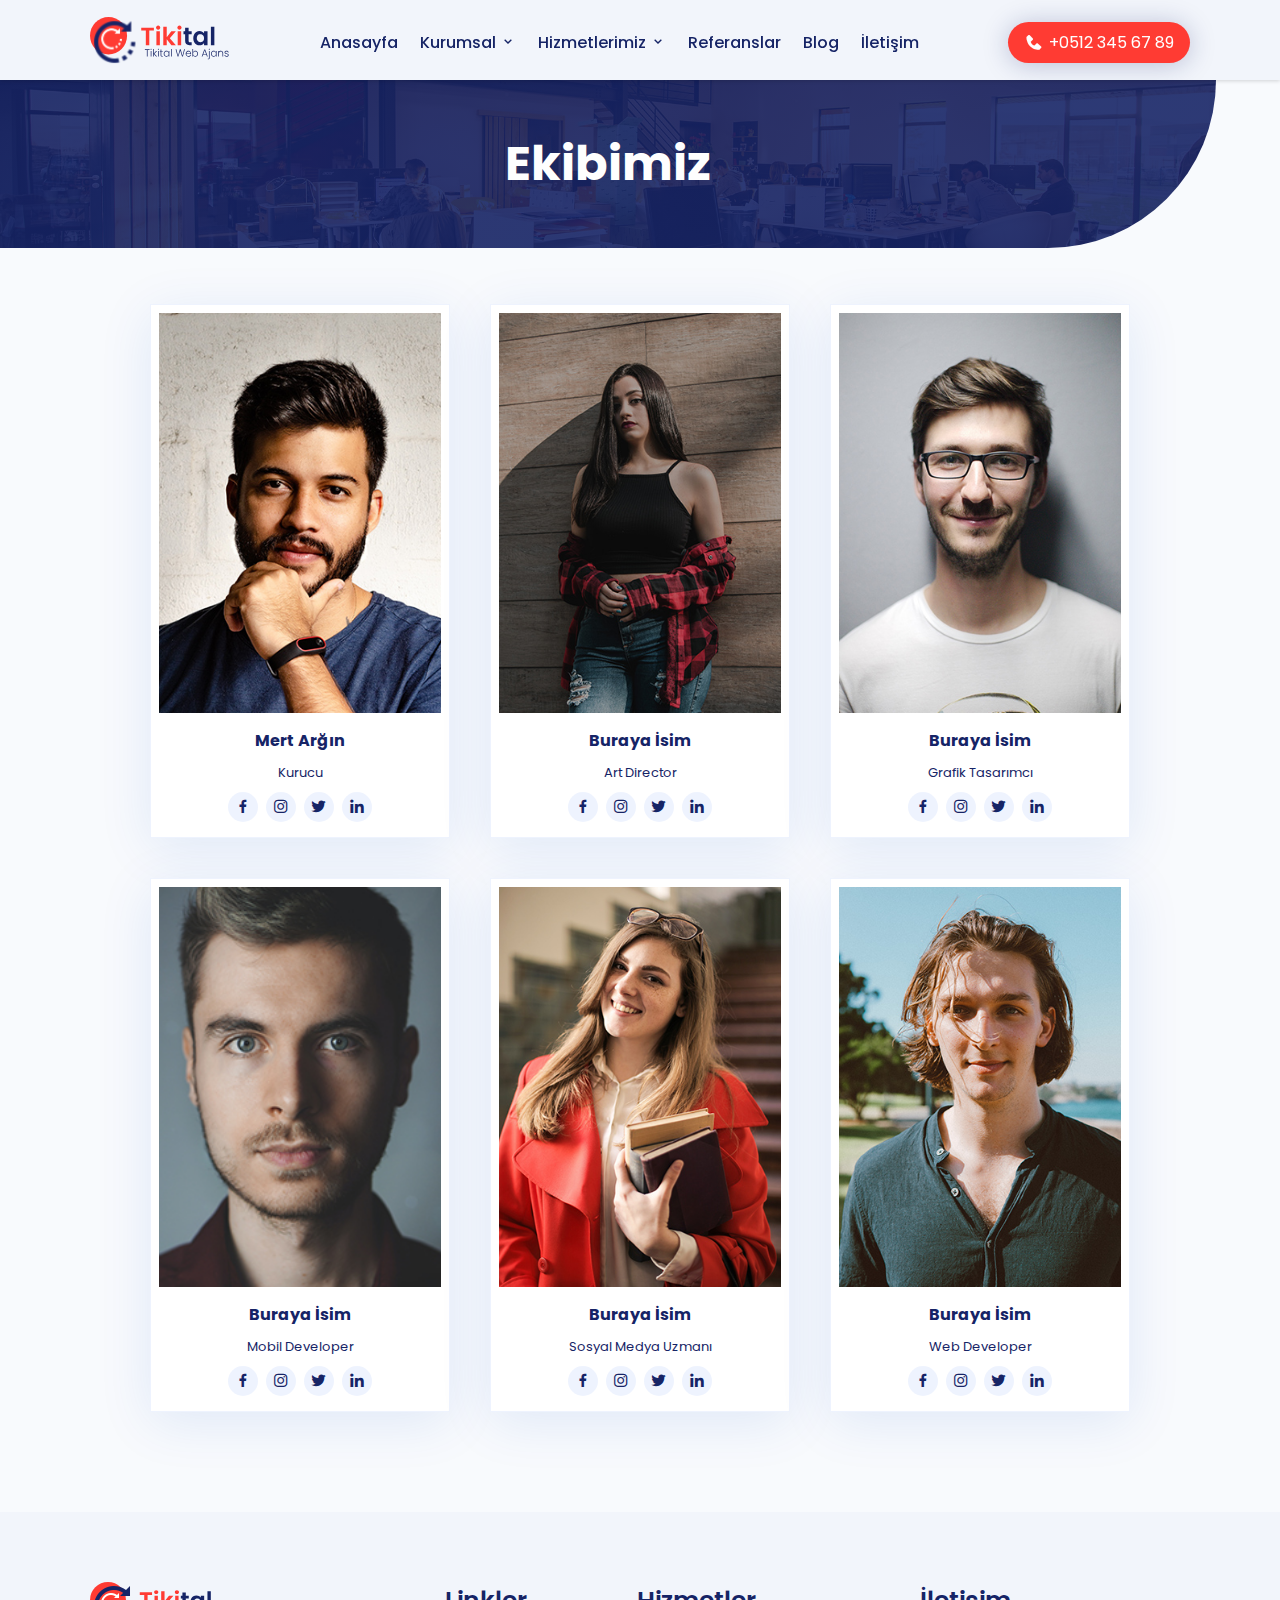
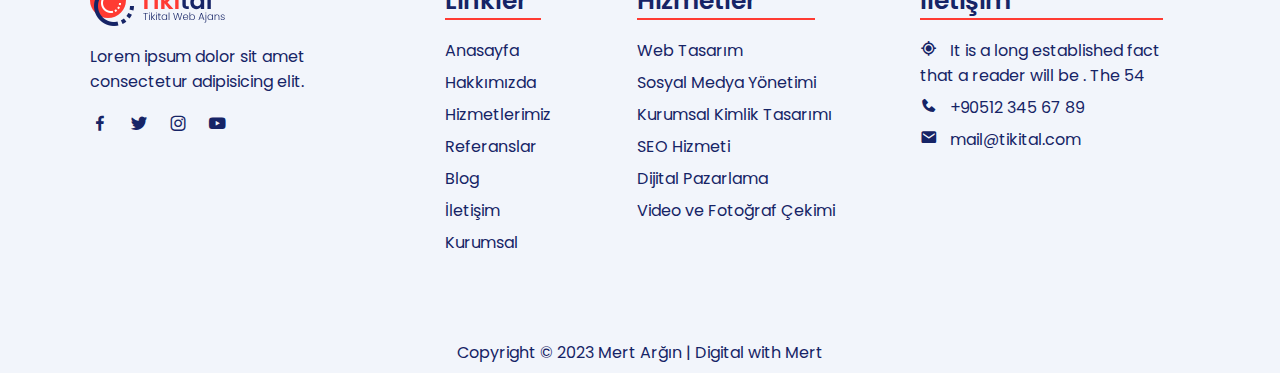
<file: ekibimiz.html>
<!DOCTYPE html>
<html lang="tr">

<head>
    <meta charset="UTF-8">
    <meta http-equiv="X-UA-Compatible" content="IE=edge">
    <meta name="viewport" content="width=device-width, initial-scale=1.0">
    <title>Tikital Ajans | Ekibimiz</title>
    <link rel="shortcut icon" href="assets/images/favicon.png" type="image/x-icon">
    <link rel="apple-touch-icon" href="assets/images/favicon.png">
    <link rel="stylesheet" href="assets/css/style.css">
    <link href='https://unpkg.com/boxicons@2.1.4/css/boxicons.min.css' rel='stylesheet'>
    <link rel="stylesheet" href="https://cdn.jsdelivr.net/npm/swiper@8/swiper-bundle.min.css" />
</head>

<body>
    <header class="downscroll">
        <div class="container" id="menu-wrapper">
            <div class="logo">
                <a href="index.html"><img src="assets/images/logo.svg" alt="Tikital Ajans logo" srcset=""></a>
            </div>
            <nav id="navbar">
                <ul id="mainMenu">
                    <li class="active"><a href="index.html">Anasayfa</a></li>
                    <li><a href="#">Kurumsal <i class='bx bx-chevron-down'></i></a>
                        <ul>
                            <li><a href="hakkimizda.html">Hakkımızda</a></li>
                            <li><a href="ekibimiz.html">Ekibimiz</a></li>
                            <li><a href="kariyer.html">Kariyer</a></li>
                        </ul>
                    </li>
                    <li><a href="#">Hizmetlerimiz <i class='bx bx-chevron-down'></i></a>
                        <ul>
                            <li><a href="web-tasarim.html">Web Tasarım</a></li>
                            <li><a href="seo-hizmeti.html">SEO Hizmeti</a></li>
                            <li><a href="kurumsal-kimlik-tasarimi.html">Kurumsal Kimlik Tasarımı</a></li>
                            <li><a href="sosyal-medya.html">Sosyal Medya Yönetimi</a></li>
                            <li><a href="dijital-pazarlama.html">Dijital Pazarlama</a></li>
                            <li><a href="video-produksiyon.html">Video Prodüksiyon</a></li>
                        </ul>
                    </li>
                    <li><a href="referanslar.html">Referanslar</a></li>
                    <li><a href="blog.html">Blog</a></li>
                    <li><a href="iletisim.html">İletişim</a></li>
                </ul>
            </nav>
            <a href="tel:+05123456789" class="btn btn-icon"><i class='bx bxs-phone'></i>+0512 345 67 89</a>
            <div class="bx bx-menu" id="menu-icon"></div>
        </div>
    </header>
    <section id="team">
        <div class="page-title">
            <h1>Ekibimiz</h1>
        </div>
        <div class="team-wrapper">
            <div class="card">
                <img src="assets/images/ekip-1.jpg" />
                <div class="card-info">
                    <h6>Mert Arğın</h6>
                    <span>Kurucu</span>
                    <div class="social-icon">
                        <a href="#" target="_blank"><i class="bx bxl-facebook"></i></a>
                        <a href="#" target="_blank"><i class="bx bxl-instagram"></i></a>
                        <a href="#" target="_blank"><i class="bx bxl-twitter"></i></a>
                        <a href="#" target="_blank"><i class="bx bxl-linkedin"></i></a>
                    </div>
                </div>
            </div>
            <div class="card">
                <img src="assets/images/ekip-2.jpg" />
                <div class="card-info">
                    <h6>Buraya İsim</h6>
                    <span>Art Director</span>
                    <div class="social-icon">
                        <a href="#" target="_blank"><i class="bx bxl-facebook"></i></a>
                        <a href="#" target="_blank"><i class="bx bxl-instagram"></i></a>
                        <a href="#" target="_blank"><i class="bx bxl-twitter"></i></a>
                        <a href="#" target="_blank"><i class="bx bxl-linkedin"></i></a>
                    </div>
                </div>
            </div>
            <div class="card">
                <img src="assets/images/ekip-3.jpg" />
                <div class="card-info">
                    <h6>Buraya İsim</h6>
                    <span>Grafik Tasarımcı</span>
                    <div class="social-icon">
                        <a href="#" target="_blank"><i class="bx bxl-facebook"></i></a>
                        <a href="#" target="_blank"><i class="bx bxl-instagram"></i></a>
                        <a href="#" target="_blank"><i class="bx bxl-twitter"></i></a>
                        <a href="#" target="_blank"><i class="bx bxl-linkedin"></i></a>
                    </div>
                </div>
            </div>
            <div class="card">
                <img src="assets/images/ekip-4.jpg" />
                <div class="card-info">
                    <h6>Buraya İsim</h6>
                    <span>Mobil Developer</span>
                    <div class="social-icon">
                        <a href="#" target="_blank"><i class="bx bxl-facebook"></i></a>
                        <a href="#" target="_blank"><i class="bx bxl-instagram"></i></a>
                        <a href="#" target="_blank"><i class="bx bxl-twitter"></i></a>
                        <a href="#" target="_blank"><i class="bx bxl-linkedin"></i></a>
                    </div>
                </div>
            </div>
            <div class="card">
                <img src="assets/images/ekip-5.jpg" />
                <div class="card-info">
                    <h6>Buraya İsim</h6>
                    <span>Sosyal Medya Uzmanı</span>
                    <div class="social-icon">
                        <a href="#" target="_blank"><i class="bx bxl-facebook"></i></a>
                        <a href="#" target="_blank"><i class="bx bxl-instagram"></i></a>
                        <a href="#" target="_blank"><i class="bx bxl-twitter"></i></a>
                        <a href="#" target="_blank"><i class="bx bxl-linkedin"></i></a>
                    </div>
                </div>
            </div>
            <div class="card">
                <img src="assets/images/ekip-6.jpg" />
                <div class="card-info">
                    <h6>Buraya İsim</h6>
                    <span>Web Developer</span>
                    <div class="social-icon">
                        <a href="#" target="_blank"><i class="bx bxl-facebook"></i></a>
                        <a href="#" target="_blank"><i class="bx bxl-instagram"></i></a>
                        <a href="#" target="_blank"><i class="bx bxl-twitter"></i></a>
                        <a href="#" target="_blank"><i class="bx bxl-linkedin"></i></a>
                    </div>
                </div>
            </div>
        </div>
    </section>

    <footer>
        <div class="container">
            <div class="footer-top">
                <div class="footer-group">
                    <a href="index.html"><img src="assets/images/logo.svg" alt="Tikital Ajans logo" srcset=""></a>
                    <p>Lorem ipsum dolor sit amet consectetur adipisicing elit.</p>
                    <div class="footer-social">
                        <a href="#" target="_blank"><i class='bx bxl-facebook'></i></a>
                        <a href="#" target="_blank"><i class='bx bxl-twitter'></i></a>
                        <a href="#" target="_blank"><i class='bx bxl-instagram'></i></a>
                        <a href="#" target="_blank"><i class='bx bxl-youtube'></i></a>
                    </div>
                </div>
                <div class="footer-group">
                    <h3>Linkler</h3>
                    <div class="footer-links">
                        <a href="index.html">Anasayfa</a>
                        <a href="hakkimizda.html">Hakkımızda</a>
                        <a href="">Hizmetlerimiz</a>
                        <a href="referanslar.html">Referanslar</a>
                        <a href="blog.html">Blog</a>
                        <a href="iletisim.html">İletişim</a>
                        <a href="">Kurumsal</a>
                    </div>
                </div>
                <div class="footer-group">
                    <h3>Hizmetler</h3>
                    <div class="footer-links">
                        <a href="web-tasarim.html">Web Tasarım</a>
                        <a href="seo-hizmeti.html">Sosyal Medya Yönetimi</a>
                        <a href="kurumsal-kimlik-tasarimi.html">Kurumsal Kimlik Tasarımı</a>
                        <a href="seo-hizmeti.html">SEO Hizmeti</a>
                        <a href="dijital-pazarlama.html">Dijital Pazarlama</a>
                        <a href="video-produksiyon.html">Video ve Fotoğraf Çekimi</a>
                    </div>
                </div>
                <div class="footer-group">
                    <h3>İletişim</h3>
                    <div class="footer-links">
                        <a href=""><i class='bx bx-current-location'></i>It is a long established fact that a reader
                            will be . The 54</a>
                        <a href="tel:90512 345 67 89"><i class='bx bxs-phone'></i>+90512 345 67 89</a>
                        <a href="mailto:mail@tikital.com"><i class='bx bxs-envelope'></i>mail@tikital.com</a>
                    </div>
                </div>
            </div>
        </div>
        <div class="footer-bottom">
            <p>Copyright © 2023 Mert Arğın | Digital with Mert</p>
        </div>
    </footer>

    <script src="https://cdn.jsdelivr.net/npm/swiper@8/swiper-bundle.min.js"></script>
    <script src="assets/js/main.js"></script>
</body>

</html>
</file>
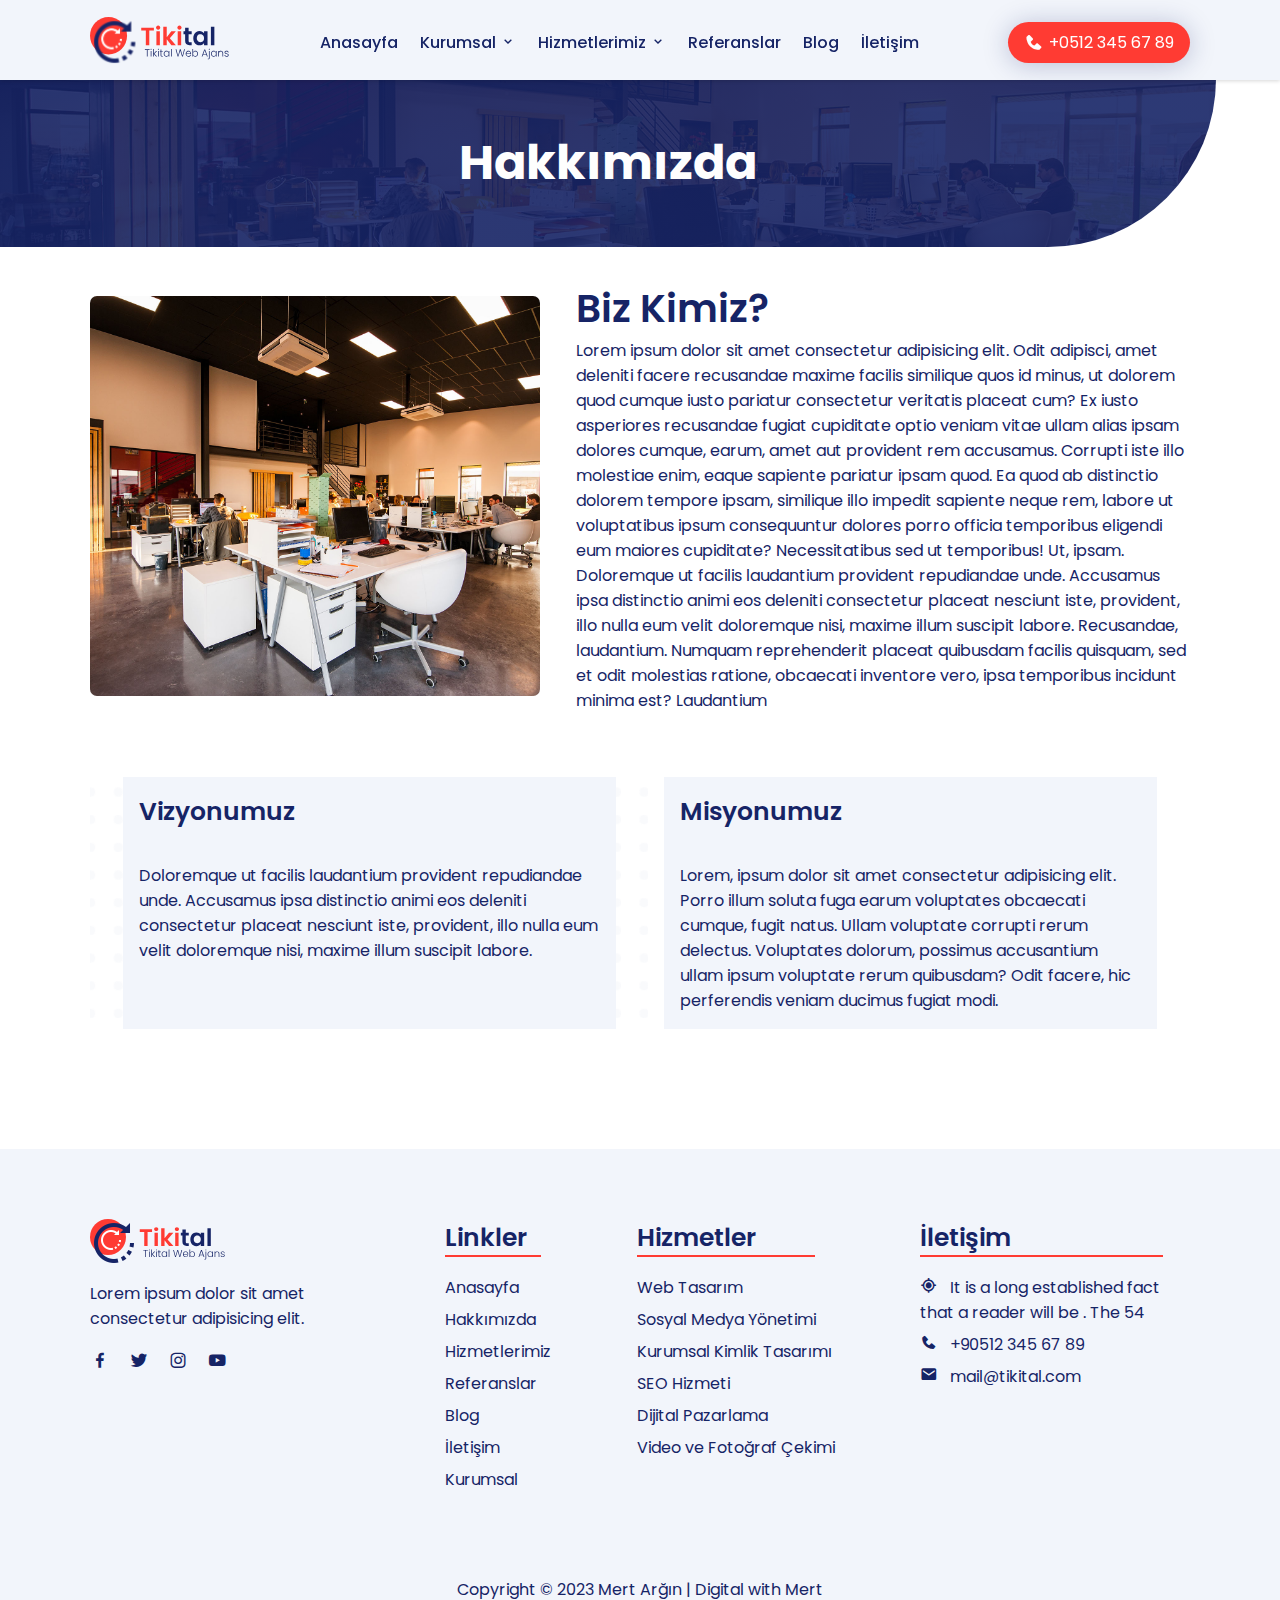
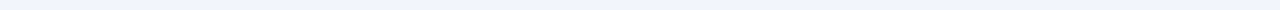
<file: hakkimizda.html>
<!DOCTYPE html>
<html lang="tr">

<head>
    <meta charset="UTF-8">
    <meta http-equiv="X-UA-Compatible" content="IE=edge">
    <meta name="viewport" content="width=device-width, initial-scale=1.0">
    <title>Tikital Ajans | Hakkımızda</title>
    <link rel="shortcut icon" href="assets/images/favicon.png" type="image/x-icon">
    <link rel="apple-touch-icon" href="assets/images/favicon.png">
    <link rel="stylesheet" href="assets/css/style.css">
    <link href='https://unpkg.com/boxicons@2.1.4/css/boxicons.min.css' rel='stylesheet'>
    <link rel="stylesheet" href="https://cdn.jsdelivr.net/npm/swiper@8/swiper-bundle.min.css" />
</head>

<body>
    <header class="downscroll">
        <div class="container" id="menu-wrapper">
            <div class="logo">
                <a href="index.html"><img src="assets/images/logo.svg" alt="Tikital Ajans logo" srcset=""></a>
            </div>
            <nav id="navbar">
                <ul id="mainMenu">
                    <li class="active"><a href="index.html">Anasayfa</a></li>
                    <li><a href="#">Kurumsal <i class='bx bx-chevron-down'></i></a>
                        <ul>
                            <li><a href="hakkimizda.html">Hakkımızda</a></li>
                            <li><a href="ekibimiz.html">Ekibimiz</a></li>
                            <li><a href="kariyer.html">Kariyer</a></li>
                        </ul>
                    </li>
                    <li><a href="#">Hizmetlerimiz <i class='bx bx-chevron-down'></i></a>
                        <ul>
                            <li><a href="web-tasarim.html">Web Tasarım</a></li>
                            <li><a href="seo-hizmeti.html">SEO Hizmeti</a></li>
                            <li><a href="kurumsal-kimlik-tasarimi.html">Kurumsal Kimlik Tasarımı</a></li>
                            <li><a href="sosyal-medya.html">Sosyal Medya Yönetimi</a></li>
                            <li><a href="dijital-pazarlama.html">Dijital Pazarlama</a></li>
                            <li><a href="video-produksiyon.html">Video Prodüksiyon</a></li>
                        </ul>
                    </li>
                    <li><a href="referanslar.html">Referanslar</a></li>
                    <li><a href="blog.html">Blog</a></li>
                    <li><a href="iletisim.html">İletişim</a></li>
                </ul>
            </nav>
            <a href="tel:+05123456789" class="btn btn-icon"><i class='bx bxs-phone'></i>+0512 345 67 89</a>
            <div class="bx bx-menu" id="menu-icon"></div>
        </div>
    </header>

    <section id="about-page">
        <div class="page-title">
            <h1>Hakkımızda</h1>
        </div>
        <div class="container">
            <div class="about-content">
                <div class="first-contentAbout">
                    <div class="about-left">
                        <div class="about-image">
                            <img src="assets/images/cta-bg.jpg" alt="hakkımızda">
                        </div>
                    </div>
                    <div class="about-right">
                        <h2>Biz Kimiz?</h2>
                        <p>Lorem ipsum dolor sit amet consectetur adipisicing elit. Odit adipisci, amet deleniti facere
                            recusandae maxime facilis similique quos id minus, ut dolorem quod cumque iusto pariatur
                            consectetur veritatis placeat cum?
                            Ex iusto asperiores recusandae fugiat cupiditate optio veniam vitae ullam alias ipsam
                            dolores cumque, earum, amet aut provident rem accusamus. Corrupti iste illo molestiae enim,
                            eaque sapiente pariatur ipsam quod.
                            Ea quod ab distinctio dolorem tempore ipsam, similique illo impedit sapiente neque rem,
                            labore ut voluptatibus ipsum consequuntur dolores porro officia temporibus eligendi eum
                            maiores cupiditate? Necessitatibus sed ut temporibus!
                            Ut, ipsam. Doloremque ut facilis laudantium provident repudiandae unde. Accusamus ipsa
                            distinctio animi eos deleniti consectetur placeat nesciunt iste, provident, illo nulla eum
                            velit doloremque nisi, maxime illum suscipit labore.
                            Recusandae, laudantium. Numquam reprehenderit placeat quibusdam facilis quisquam, sed et
                            odit molestias ratione, obcaecati inventore vero, ipsa temporibus incidunt minima est?
                            Laudantium</p>
                    </div>
                </div>
                <div class="second-contentAbout">
                    <div class="left-aboutcontent">
                        <h3>Vizyonumuz</h3>
                        <p>Doloremque ut facilis laudantium provident repudiandae unde. Accusamus ipsa distinctio animi
                            eos deleniti consectetur placeat nesciunt iste, provident, illo nulla eum velit doloremque
                            nisi, maxime illum suscipit labore.</p>
                    </div>
                    <div class="right-aboutcontent">
                        <h3>Misyonumuz</h3>
                        <p>Lorem, ipsum dolor sit amet consectetur adipisicing elit. Porro illum soluta fuga earum
                            voluptates obcaecati cumque, fugit natus. Ullam voluptate corrupti rerum delectus.
                            Voluptates dolorum, possimus accusantium ullam ipsum voluptate rerum quibusdam? Odit facere,
                            hic perferendis veniam ducimus fugiat modi.</p>
                    </div>
                </div>
            </div>
    </section>
    </div>

    <footer>
        <div class="container">
            <div class="footer-top">
                <div class="footer-group">
                    <a href="index.html"><img src="assets/images/logo.svg" alt="Tikital Ajans logo" srcset=""></a>
                    <p>Lorem ipsum dolor sit amet consectetur adipisicing elit.</p>
                    <div class="footer-social">
                        <a href="#" target="_blank"><i class='bx bxl-facebook'></i></a>
                        <a href="#" target="_blank"><i class='bx bxl-twitter'></i></a>
                        <a href="#" target="_blank"><i class='bx bxl-instagram'></i></a>
                        <a href="#" target="_blank"><i class='bx bxl-youtube'></i></a>
                    </div>
                </div>
                <div class="footer-group">
                    <h3>Linkler</h3>
                    <div class="footer-links">
                        <a href="index.html">Anasayfa</a>
                        <a href="hakkimizda.html">Hakkımızda</a>
                        <a href="">Hizmetlerimiz</a>
                        <a href="referanslar.html">Referanslar</a>
                        <a href="blog.html">Blog</a>
                        <a href="iletisim.html">İletişim</a>
                        <a href="">Kurumsal</a>
                    </div>
                </div>
                <div class="footer-group">
                    <h3>Hizmetler</h3>
                    <div class="footer-links">
                        <a href="web-tasarim.html">Web Tasarım</a>
                        <a href="seo-hizmeti.html">Sosyal Medya Yönetimi</a>
                        <a href="kurumsal-kimlik-tasarimi.html">Kurumsal Kimlik Tasarımı</a>
                        <a href="seo-hizmeti.html">SEO Hizmeti</a>
                        <a href="dijital-pazarlama.html">Dijital Pazarlama</a>
                        <a href="video-produksiyon.html">Video ve Fotoğraf Çekimi</a>
                    </div>
                </div>
                <div class="footer-group">
                    <h3>İletişim</h3>
                    <div class="footer-links">
                        <a href=""><i class='bx bx-current-location'></i>It is a long established fact that a reader
                            will be . The 54</a>
                        <a href="tel:90512 345 67 89"><i class='bx bxs-phone'></i>+90512 345 67 89</a>
                        <a href="mailto:mail@tikital.com"><i class='bx bxs-envelope'></i>mail@tikital.com</a>
                    </div>
                </div>
            </div>
        </div>
        <div class="footer-bottom">
            <p>Copyright © 2023 Mert Arğın | Digital with Mert</p>
        </div>
    </footer>

    <script src="https://cdn.jsdelivr.net/npm/swiper@8/swiper-bundle.min.js"></script>
    <script src="assets/js/main.js"></script>
</body>

</html>
</file>
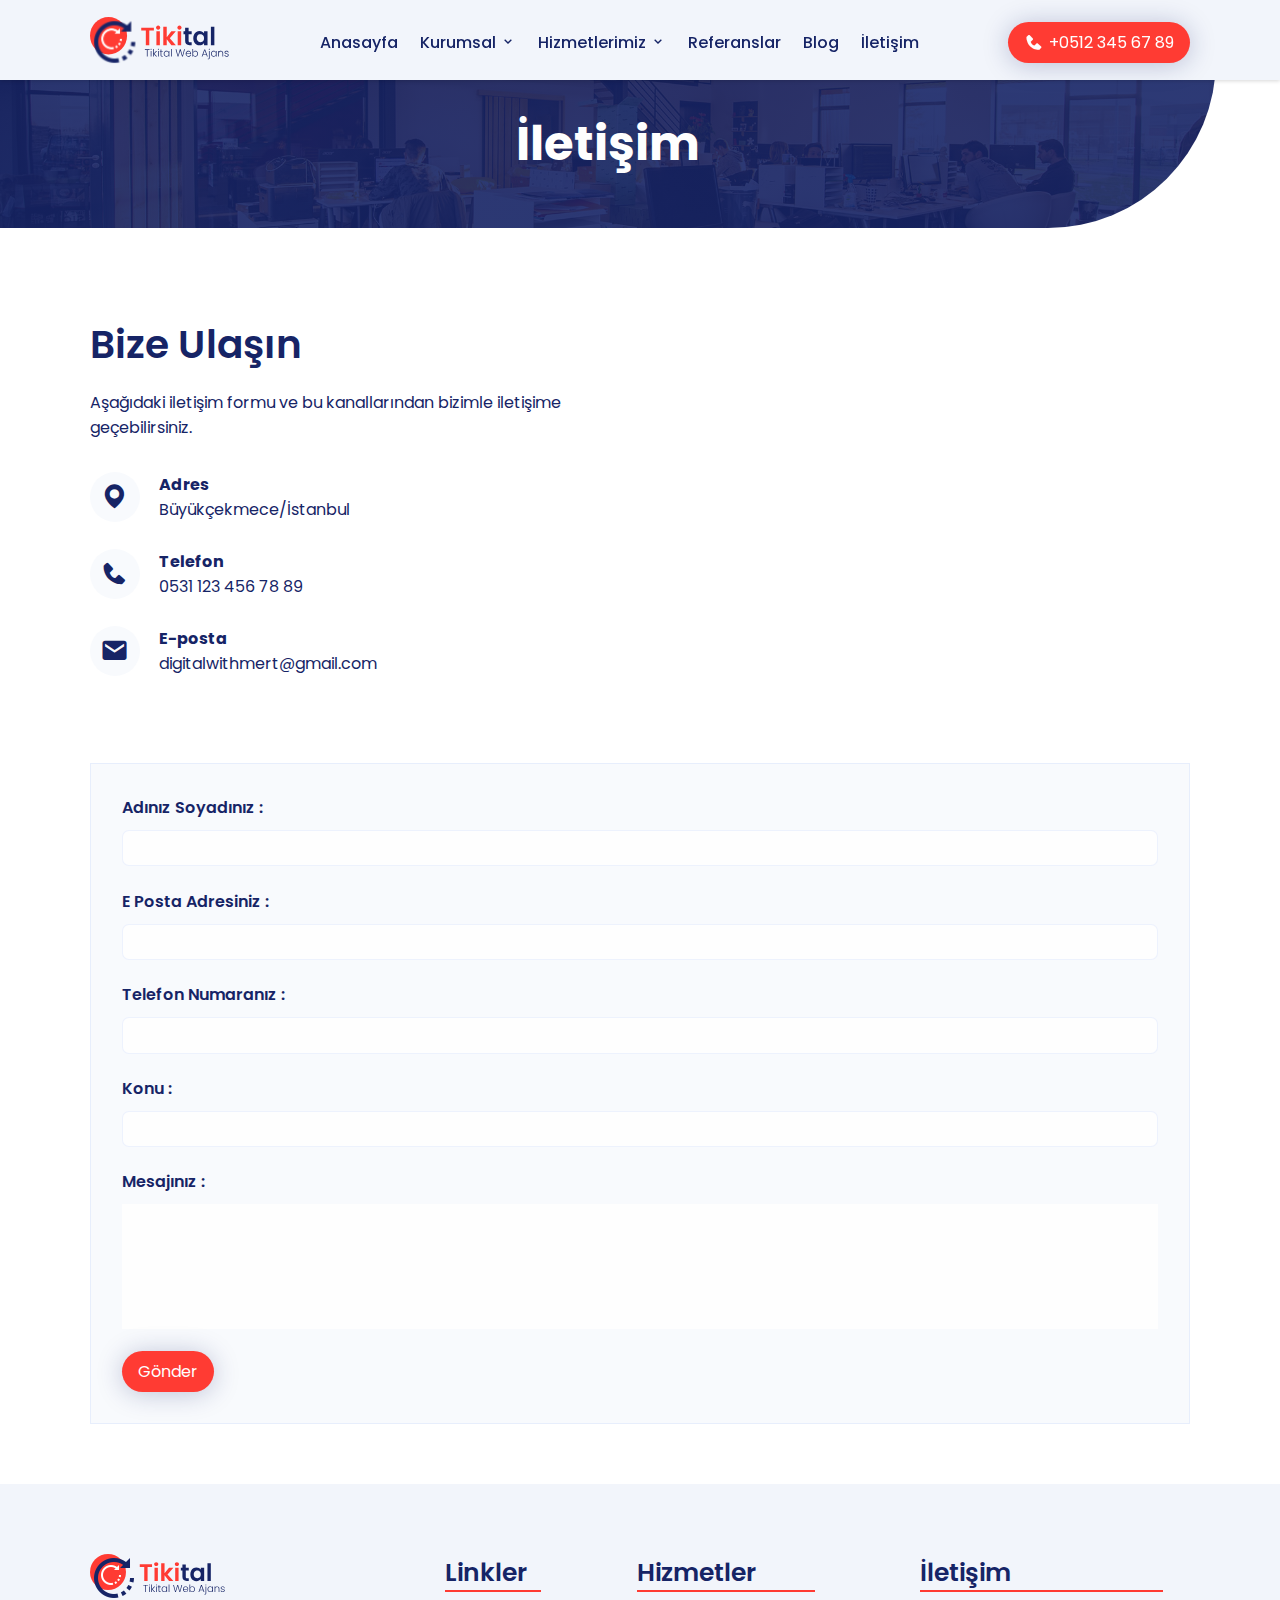
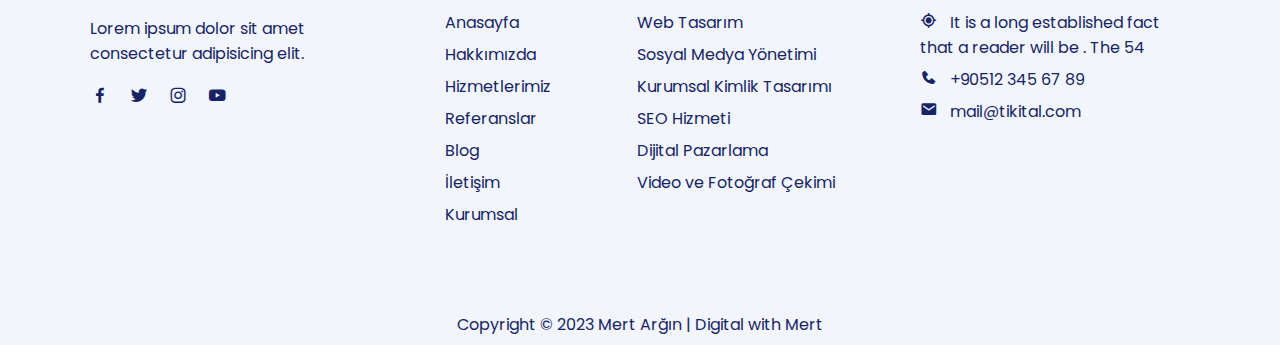
<file: iletisim.html>
<!DOCTYPE html>
<html lang="tr">

<head>
    <meta charset="UTF-8">
    <meta http-equiv="X-UA-Compatible" content="IE=edge">
    <meta name="viewport" content="width=device-width, initial-scale=1.0">
    <title>Tikital Ajans | İletişim</title>
    <link rel="shortcut icon" href="assets/images/favicon.png" type="image/x-icon">
    <link rel="apple-touch-icon" href="assets/images/favicon.png">
    <link rel="stylesheet" href="assets/css/style.css">
    <link href='https://unpkg.com/boxicons@2.1.4/css/boxicons.min.css' rel='stylesheet'>
    <link rel="stylesheet" href="https://cdn.jsdelivr.net/npm/swiper@8/swiper-bundle.min.css" />
</head>

<body>
    <header class="downscroll">
        <div class="container" id="menu-wrapper">
            <div class="logo">
                <a href="index.html"><img src="assets/images/logo.svg" alt="Tikital Ajans logo" srcset=""></a>
            </div>
            <nav id="navbar">
                <ul id="mainMenu">
                    <li class="active"><a href="index.html">Anasayfa</a></li>
                    <li><a href="#">Kurumsal <i class='bx bx-chevron-down'></i></a>
                        <ul>
                            <li><a href="hakkimizda.html">Hakkımızda</a></li>
                            <li><a href="ekibimiz.html">Ekibimiz</a></li>
                            <li><a href="kariyer.html">Kariyer</a></li>
                        </ul>
                    </li>
                    <li><a href="#">Hizmetlerimiz <i class='bx bx-chevron-down'></i></a>
                        <ul>
                            <li><a href="web-tasarim.html">Web Tasarım</a></li>
                            <li><a href="seo-hizmeti.html">SEO Hizmeti</a></li>
                            <li><a href="kurumsal-kimlik-tasarimi.html">Kurumsal Kimlik Tasarımı</a></li>
                            <li><a href="sosyal-medya.html">Sosyal Medya Yönetimi</a></li>
                            <li><a href="dijital-pazarlama.html">Dijital Pazarlama</a></li>
                            <li><a href="video-produksiyon.html">Video Prodüksiyon</a></li>
                        </ul>
                    </li>
                    <li><a href="referanslar.html">Referanslar</a></li>
                    <li><a href="blog.html">Blog</a></li>
                    <li><a href="iletisim.html">İletişim</a></li>
                </ul>
            </nav>
            <a href="tel:+05123456789" class="btn btn-icon"><i class='bx bxs-phone'></i>+0512 345 67 89</a>
            <div class="bx bx-menu" id="menu-icon"></div>
        </div>
    </header>

    <section id="contact">
        <div class="page-title">
            <h1>İletişim</h1>
        </div>
        <div class="container">
            <div class="contact-wrapper">

                <div class="contact-left">
                    <h2>Bize Ulaşın</h2>
                    <span>Aşağıdaki iletişim formu ve bu kanallarından bizimle iletişime geçebilirsiniz.</span>
                    <div class="contact-icons">
                        <div class="ico-group">
                            <i class='bx bxs-map'></i>
                            <div class="adress-info">
                                <p><strong>Adres</strong></p>
                                <p>Büyükçekmece/İstanbul</p>
                            </div>
                        </div>
                        <div class="ico-group">
                            <i class='bx bxs-phone'></i>
                            <div class="adress-info">
                                <p><strong>Telefon</strong></p>
                                <p>0531 123 456 78 89</p>
                            </div>
                        </div>
                        <div class="ico-group">
                            <i class='bx bxs-envelope'></i>
                            <div class="adress-info">
                                <p><strong>E-posta</strong></p>
                                <p>digitalwithmert@gmail.com</p>
                            </div>
                        </div>
                    </div>
                </div>
                <div class="contact-right">
                    <div style="width: 100%"><iframe width="100%" height="400" frameborder="0" scrolling="no"
                            marginheight="0" marginwidth="0"
                            src="https://maps.google.com/maps?width=100%25&amp;height=600&amp;hl=en&amp;q=B%C3%BCy%C3%BCk%C3%A7ekmece+(Tiki)&amp;t=&amp;z=14&amp;ie=UTF8&amp;iwloc=B&amp;output=embed"><a
                                href="https://www.maps.ie/distance-area-calculator.html">measure distance on
                                map</a></iframe></div>
                </div>

            </div>
            <div class="contact-form">
                <form method="post" enctype="multipart/form-data">
                    <div class="form-group">
                        <label for="name">Adınız Soyadınız : </label>
                        <input type="text" name="name" id="name">
                    </div>
                    <div class="form-group">
                        <label for="email">E Posta Adresiniz : </label>
                        <input type="email" name="email" id="email">
                    </div>
                    <div class="form-group">
                        <label for="tel">Telefon Numaranız : </label>
                        <input type="tel" name="tel" id="tel">
                    </div>
                    <div class="form-group">
                        <label for="cv">Konu : </label>
                        <input type="text" name="subject" id="subject">
                    </div>
                    <div class="form-group">
                        <label for="message">Mesajınız : </label>
                        <textarea id="message" name="message" rows="7"></textarea>
                    </div>
                    <div class="form-group">
                        <button type="submit" class="btn">Gönder</button>
                    </div>
                </form>
            </div>
        </div>
    </section>


    <footer>
        <div class="container">
            <div class="footer-top">
                <div class="footer-group">
                    <a href="index.html"><img src="assets/images/logo.svg" alt="Tikital Ajans logo" srcset=""></a>
                    <p>Lorem ipsum dolor sit amet consectetur adipisicing elit.</p>
                    <div class="footer-social">
                        <a href="#" target="_blank"><i class='bx bxl-facebook'></i></a>
                        <a href="#" target="_blank"><i class='bx bxl-twitter'></i></a>
                        <a href="#" target="_blank"><i class='bx bxl-instagram'></i></a>
                        <a href="#" target="_blank"><i class='bx bxl-youtube'></i></a>
                    </div>
                </div>
                <div class="footer-group">
                    <h3>Linkler</h3>
                    <div class="footer-links">
                        <a href="index.html">Anasayfa</a>
                        <a href="hakkimizda.html">Hakkımızda</a>
                        <a href="">Hizmetlerimiz</a>
                        <a href="referanslar.html">Referanslar</a>
                        <a href="blog.html">Blog</a>
                        <a href="iletisim.html">İletişim</a>
                        <a href="">Kurumsal</a>
                    </div>
                </div>
                <div class="footer-group">
                    <h3>Hizmetler</h3>
                    <div class="footer-links">
                        <a href="web-tasarim.html">Web Tasarım</a>
                        <a href="seo-hizmeti.html">Sosyal Medya Yönetimi</a>
                        <a href="kurumsal-kimlik-tasarimi.html">Kurumsal Kimlik Tasarımı</a>
                        <a href="seo-hizmeti.html">SEO Hizmeti</a>
                        <a href="dijital-pazarlama.html">Dijital Pazarlama</a>
                        <a href="video-produksiyon.html">Video ve Fotoğraf Çekimi</a>
                    </div>
                </div>
                <div class="footer-group">
                    <h3>İletişim</h3>
                    <div class="footer-links">
                        <a href=""><i class='bx bx-current-location'></i>It is a long established fact that a reader
                            will be . The 54</a>
                        <a href="tel:90512 345 67 89"><i class='bx bxs-phone'></i>+90512 345 67 89</a>
                        <a href="mailto:mail@tikital.com"><i class='bx bxs-envelope'></i>mail@tikital.com</a>
                    </div>
                </div>
            </div>
        </div>
        <div class="footer-bottom">
            <p>Copyright © 2023 Mert Arğın | Digital with Mert</p>
        </div>
    </footer>

    <script src="https://cdn.jsdelivr.net/npm/swiper@8/swiper-bundle.min.js"></script>
    <script src="assets/js/main.js"></script>
</body>

</html>
</file>
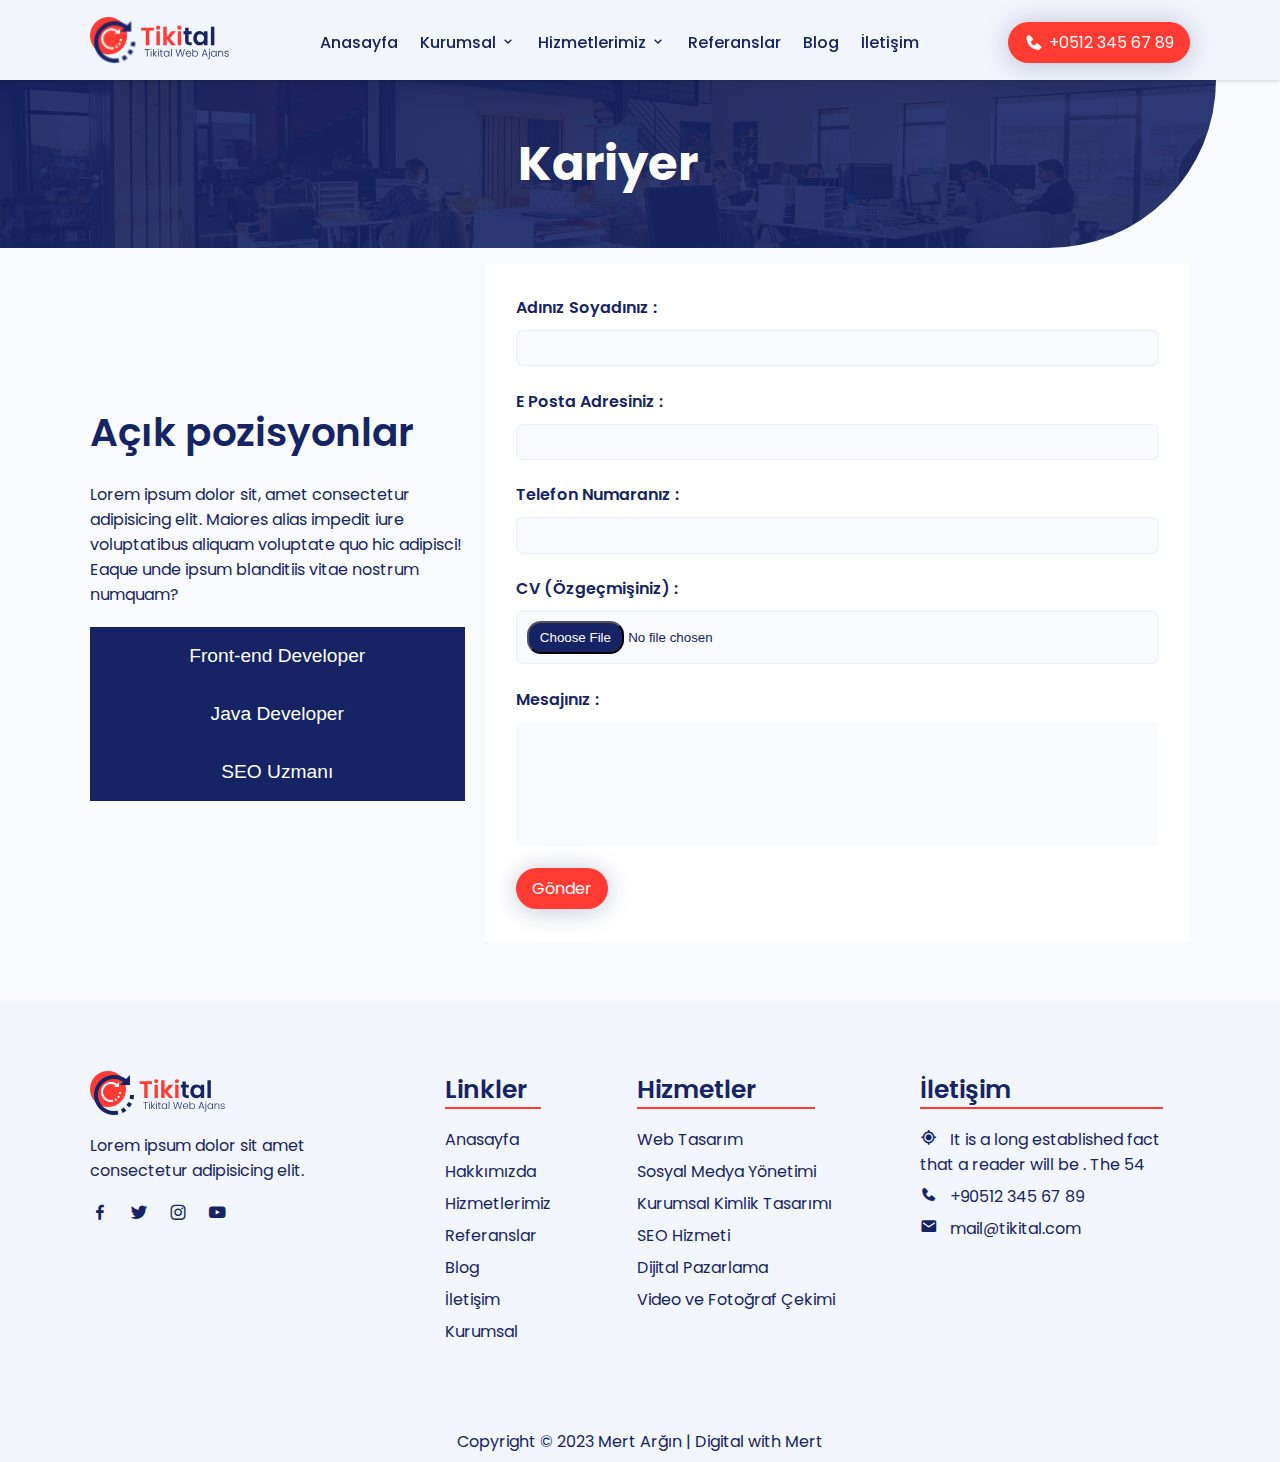
<file: kariyer.html>
<!DOCTYPE html>
<html lang="tr">

<head>
    <meta charset="UTF-8">
    <meta http-equiv="X-UA-Compatible" content="IE=edge">
    <meta name="viewport" content="width=device-width, initial-scale=1.0">
    <title>Tikital Ajans | Kariyer</title>
    <link rel="shortcut icon" href="assets/images/favicon.png" type="image/x-icon">
    <link rel="apple-touch-icon" href="assets/images/favicon.png">
    <link rel="stylesheet" href="assets/css/style.css">
    <link href='https://unpkg.com/boxicons@2.1.4/css/boxicons.min.css' rel='stylesheet'>
    <link rel="stylesheet" href="https://cdn.jsdelivr.net/npm/swiper@8/swiper-bundle.min.css" />
</head>

<body>
    <header class="downscroll">
        <div class="container" id="menu-wrapper">
            <div class="logo">
                <a href="index.html"><img src="assets/images/logo.svg" alt="Tikital Ajans logo" srcset=""></a>
            </div>
            <nav id="navbar">
                <ul id="mainMenu">
                    <li class="active"><a href="index.html">Anasayfa</a></li>
                    <li><a href="#">Kurumsal <i class='bx bx-chevron-down'></i></a>
                        <ul>
                            <li><a href="hakkimizda.html">Hakkımızda</a></li>
                            <li><a href="ekibimiz.html">Ekibimiz</a></li>
                            <li><a href="kariyer.html">Kariyer</a></li>
                        </ul>
                    </li>
                    <li><a href="#">Hizmetlerimiz <i class='bx bx-chevron-down'></i></a>
                        <ul>
                            <li><a href="web-tasarim.html">Web Tasarım</a></li>
                            <li><a href="seo-hizmeti.html">SEO Hizmeti</a></li>
                            <li><a href="kurumsal-kimlik-tasarimi.html">Kurumsal Kimlik Tasarımı</a></li>
                            <li><a href="sosyal-medya.html">Sosyal Medya Yönetimi</a></li>
                            <li><a href="dijital-pazarlama.html">Dijital Pazarlama</a></li>
                            <li><a href="video-produksiyon.html">Video Prodüksiyon</a></li>
                        </ul>
                    </li>
                    <li><a href="referanslar.html">Referanslar</a></li>
                    <li><a href="blog.html">Blog</a></li>
                    <li><a href="iletisim.html">İletişim</a></li>
                </ul>
            </nav>
            <a href="tel:+05123456789" class="btn btn-icon"><i class='bx bxs-phone'></i>+0512 345 67 89</a>
            <div class="bx bx-menu" id="menu-icon"></div>
        </div>
    </header>

    <section id="career">
        <div class="page-title">
            <h1>Kariyer</h1>
        </div>
        <div class="container">
            <div class="career-wrapper">
                <div class="career-jobs">
                    <h2>Açık pozisyonlar</h2>
                    <p>Lorem ipsum dolor sit, amet consectetur adipisicing elit. Maiores alias impedit iure voluptatibus
                        aliquam voluptate quo hic adipisci! Eaque unde ipsum blanditiis vitae nostrum numquam?</p>
                    <div class="accordion">
                        <button class="accordion-title">Front-end Developer</button>
                        <div class="panel">
                            <p>Lorem ipsum dolor sit amet, consectetur adipisicing elit, sed do eiusmod tempor
                                incididunt ut
                                labore et dolore magna aliqua. Ut enim ad minim veniam, quis nostrud exercitation
                                ullamco
                                laboris nisi ut aliquip ex ea commodo consequat.</p>
                        </div>
                        <button class="accordion-title">Java Developer</button>
                        <div class="panel">
                            <p>Lorem ipsum dolor sit amet, consectetur adipisicing elit, sed do eiusmod tempor
                                incididunt ut
                                labore et dolore magna aliqua. Ut enim ad minim veniam, quis nostrud exercitation
                                ullamco
                                laboris nisi ut aliquip ex ea commodo consequat.</p>
                        </div>
                        <button class="accordion-title">SEO Uzmanı</button>
                        <div class="panel">
                            <p>Lorem ipsum dolor sit amet, consectetur adipisicing elit, sed do eiusmod tempor
                                incididunt ut
                                labore et dolore magna aliqua. Ut enim ad minim veniam, quis nostrud exercitation
                                ullamco
                                laboris nisi ut aliquip ex ea commodo consequat.</p>
                        </div>
                    </div>
                </div>
                <div class="career-apply">
                    <form method="post" enctype="multipart/form-data">
                        <div class="form-group">
                            <label for="name">Adınız Soyadınız : </label>
                            <input type="text" name="name" id="name">
                        </div>
                        <div class="form-group">
                            <label for="email">E Posta Adresiniz : </label>
                            <input type="email" name="email" id="email">
                        </div>
                        <div class="form-group">
                            <label for="tel">Telefon Numaranız : </label>
                            <input type="tel" name="tel" id="tel">
                        </div>
                        <div class="form-group">
                            <label for="cv">CV (Özgeçmişiniz) : </label>
                            <input type="file" name="cv" id="cv">
                        </div>
                        <div class="form-group">
                            <label for="message">Mesajınız : </label>
                            <textarea id="message" name="message" rows="7"></textarea>
                        </div>
                        <div class="form-group">
                            <button type="submit" class="btn">Gönder</button>
                        </div>
                    </form>
                </div>
            </div>
        </div>
    </section>


    <footer>
        <div class="container">
            <div class="footer-top">
                <div class="footer-group">
                    <a href="index.html"><img src="assets/images/logo.svg" alt="Tikital Ajans logo" srcset=""></a>
                    <p>Lorem ipsum dolor sit amet consectetur adipisicing elit.</p>
                    <div class="footer-social">
                        <a href="#" target="_blank"><i class='bx bxl-facebook'></i></a>
                        <a href="#" target="_blank"><i class='bx bxl-twitter'></i></a>
                        <a href="#" target="_blank"><i class='bx bxl-instagram'></i></a>
                        <a href="#" target="_blank"><i class='bx bxl-youtube'></i></a>
                    </div>
                </div>
                <div class="footer-group">
                    <h3>Linkler</h3>
                    <div class="footer-links">
                        <a href="index.html">Anasayfa</a>
                        <a href="hakkimizda.html">Hakkımızda</a>
                        <a href="">Hizmetlerimiz</a>
                        <a href="referanslar.html">Referanslar</a>
                        <a href="blog.html">Blog</a>
                        <a href="iletisim.html">İletişim</a>
                        <a href="">Kurumsal</a>
                    </div>
                </div>
                <div class="footer-group">
                    <h3>Hizmetler</h3>
                    <div class="footer-links">
                        <a href="web-tasarim.html">Web Tasarım</a>
                        <a href="seo-hizmeti.html">Sosyal Medya Yönetimi</a>
                        <a href="kurumsal-kimlik-tasarimi.html">Kurumsal Kimlik Tasarımı</a>
                        <a href="seo-hizmeti.html">SEO Hizmeti</a>
                        <a href="dijital-pazarlama.html">Dijital Pazarlama</a>
                        <a href="video-produksiyon.html">Video ve Fotoğraf Çekimi</a>
                    </div>
                </div>
                <div class="footer-group">
                    <h3>İletişim</h3>
                    <div class="footer-links">
                        <a href=""><i class='bx bx-current-location'></i>It is a long established fact that a reader
                            will be . The 54</a>
                        <a href="tel:90512 345 67 89"><i class='bx bxs-phone'></i>+90512 345 67 89</a>
                        <a href="mailto:mail@tikital.com"><i class='bx bxs-envelope'></i>mail@tikital.com</a>
                    </div>
                </div>
            </div>
        </div>
        <div class="footer-bottom">
            <p>Copyright © 2023 Mert Arğın | Digital with Mert</p>
        </div>
    </footer>

    <script src="https://cdn.jsdelivr.net/npm/swiper@8/swiper-bundle.min.js"></script>
    <script src="assets/js/main.js"></script>
</body>

</html>
</file>
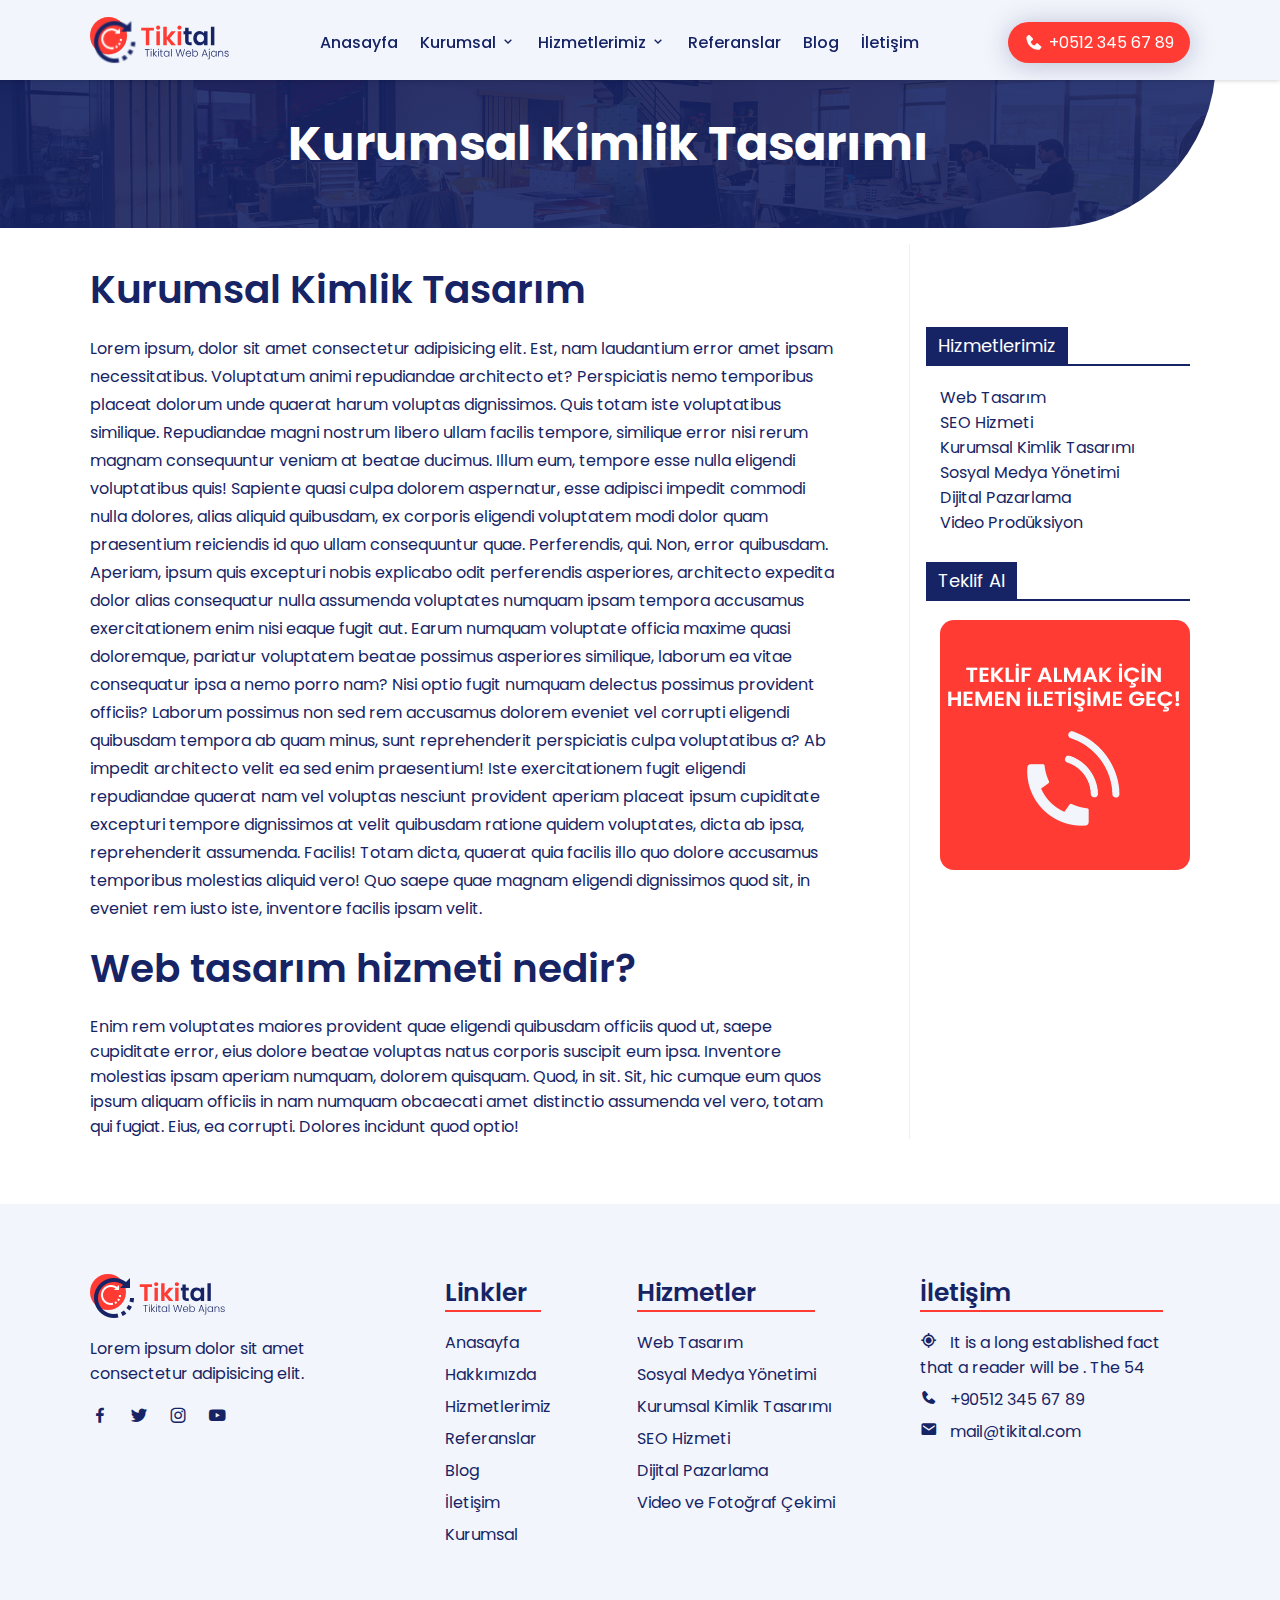
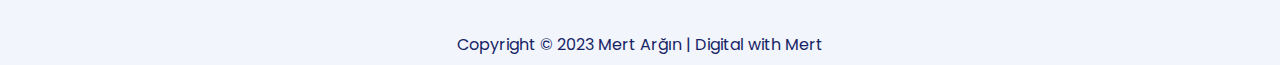
<file: kurumsal-kimlik-tasarimi.html>
<!DOCTYPE html>
<html lang="tr">

<head>
    <meta charset="UTF-8">
    <meta http-equiv="X-UA-Compatible" content="IE=edge">
    <meta name="viewport" content="width=device-width, initial-scale=1.0">
    <title>Tikital Ajans</title>
    <link rel="shortcut icon" href="assets/images/favicon.png" type="image/x-icon">
    <link rel="apple-touch-icon" href="assets/images/favicon.png">
    <link rel="stylesheet" href="assets/css/style.css">
    <link href='https://unpkg.com/boxicons@2.1.4/css/boxicons.min.css' rel='stylesheet'>
    <link rel="stylesheet" href="https://cdn.jsdelivr.net/npm/swiper@8/swiper-bundle.min.css" />
</head>

<body>
    <header class="downscroll">
        <div class="container" id="menu-wrapper">
            <div class="logo">
                <a href="index.html"><img src="assets/images/logo.svg" alt="Tikital Ajans logo" srcset=""></a>
            </div>
            <nav id="navbar">
                <ul id="mainMenu">
                    <li class="active"><a href="index.html">Anasayfa</a></li>
                    <li><a href="#">Kurumsal <i class='bx bx-chevron-down'></i></a>
                        <ul>
                            <li><a href="hakkimizda.html">Hakkımızda</a></li>
                            <li><a href="ekibimiz.html">Ekibimiz</a></li>
                            <li><a href="kariyer.html">Kariyer</a></li>
                        </ul>
                    </li>
                    <li><a href="#">Hizmetlerimiz <i class='bx bx-chevron-down'></i></a>
                        <ul>
                            <li><a href="web-tasarim.html">Web Tasarım</a></li>
                            <li><a href="seo-hizmeti.html">SEO Hizmeti</a></li>
                            <li><a href="kurumsal-kimlik-tasarimi.html">Kurumsal Kimlik Tasarımı</a></li>
                            <li><a href="sosyal-medya.html">Sosyal Medya Yönetimi</a></li>
                            <li><a href="dijital-pazarlama.html">Dijital Pazarlama</a></li>
                            <li><a href="video-produksiyon.html">Video Prodüksiyon</a></li>
                        </ul>
                    </li>
                    <li><a href="referanslar.html">Referanslar</a></li>
                    <li><a href="blog.html">Blog</a></li>
                    <li><a href="iletisim.html">İletişim</a></li>
                </ul>
            </nav>
            <a href="tel:+05123456789" class="btn btn-icon"><i class='bx bxs-phone'></i>+0512 345 67 89</a>
            <div class="bx bx-menu" id="menu-icon"></div>
        </div>
    </header>

    <section id="single-page">
        <div class="page-title">
            <h1>Kurumsal Kimlik Tasarımı</h1>
        </div>
        <div class="container">
            <div class="singlePage-wrapper">
                <div class="singlePage-content">
                    <div class="singlePage-title">
                        <h2>Kurumsal Kimlik Tasarım</h2>
                    </div>
                    <p>Lorem ipsum, dolor sit amet consectetur adipisicing elit. Est, nam laudantium error amet ipsam
                        necessitatibus. Voluptatum animi repudiandae architecto et? Perspiciatis nemo temporibus placeat
                        dolorum unde quaerat harum voluptas dignissimos.
                        Quis totam iste voluptatibus similique. Repudiandae magni nostrum libero ullam facilis tempore,
                        similique error nisi rerum magnam consequuntur veniam at beatae ducimus. Illum eum, tempore esse
                        nulla eligendi voluptatibus quis!
                        Sapiente quasi culpa dolorem aspernatur, esse adipisci impedit commodi nulla dolores, alias
                        aliquid quibusdam, ex corporis eligendi voluptatem modi dolor quam praesentium reiciendis id quo
                        ullam consequuntur quae. Perferendis, qui.
                        Non, error quibusdam. Aperiam, ipsum quis excepturi nobis explicabo odit perferendis asperiores,
                        architecto expedita dolor alias consequatur nulla assumenda voluptates numquam ipsam tempora
                        accusamus exercitationem enim nisi eaque fugit aut.
                        Earum numquam voluptate officia maxime quasi doloremque, pariatur voluptatem beatae possimus
                        asperiores similique, laborum ea vitae consequatur ipsa a nemo porro nam? Nisi optio fugit
                        numquam delectus possimus provident officiis?
                        Laborum possimus non sed rem accusamus dolorem eveniet vel corrupti eligendi quibusdam tempora
                        ab quam minus, sunt reprehenderit perspiciatis culpa voluptatibus a? Ab impedit architecto velit
                        ea sed enim praesentium!
                        Iste exercitationem fugit eligendi repudiandae quaerat nam vel voluptas nesciunt provident
                        aperiam placeat ipsum cupiditate excepturi tempore dignissimos at velit quibusdam ratione quidem
                        voluptates, dicta ab ipsa, reprehenderit assumenda. Facilis!
                        Totam dicta, quaerat quia facilis illo quo dolore accusamus temporibus molestias aliquid vero!
                        Quo saepe quae magnam eligendi dignissimos quod sit, in eveniet rem iusto iste, inventore
                        facilis ipsam velit.
                    <h2>Web tasarım hizmeti nedir?</h2>
                    Enim rem voluptates maiores provident quae eligendi quibusdam officiis quod ut, saepe cupiditate
                    error, eius dolore beatae voluptas natus corporis suscipit eum ipsa. Inventore molestias ipsam
                    aperiam numquam, dolorem quisquam.
                    Quod, in sit. Sit, hic cumque eum quos ipsum aliquam officiis in nam numquam obcaecati amet
                    distinctio assumenda vel vero, totam qui fugiat. Eius, ea corrupti. Dolores incidunt quod optio!
                    </p>
                </div>
                <div class="singlePage-sidebar">
                    <div class="sidebar-item">
                        <div class="sidebar-title">
                            <span>Hizmetlerimiz</span>
                            <div class="sidebar-line"></div>
                        </div>
                        <div class="sidebar-content">
                            <ul>
                                <li><a href="web-tasarim.html">Web Tasarım</a></li>
                                <li><a href="seo-hizmeti.html">SEO Hizmeti</a></li>
                                <li><a href="kurumsal-kimlik-tasarimi.html">Kurumsal Kimlik Tasarımı</a></li>
                                <li><a href="sosyal-medya.html">Sosyal Medya Yönetimi</a></li>
                                <li><a href="dijital-pazarlama.html">Dijital Pazarlama</a></li>
                                <li><a href="video-produksiyon.html">Video Prodüksiyon</a></li>
                            </ul>
                        </div>
                    </div>
                    <div class="sidebar-item">
                        <div class="sidebar-title">
                            <span>Teklif Al</span>
                            <div class="sidebar-line"></div>
                        </div>
                        <div class="sidebar-content">
                            <a href="tel:+90515486230"><img src="assets/images/iletisme-gec.gif" alt="Teklif Al"
                                    title="Teklif Al"></a>
                        </div>
                    </div>
                </div>
            </div>
        </div>
    </section>


    <footer>
        <div class="container">
            <div class="footer-top">
                <div class="footer-group">
                    <a href="index.html"><img src="assets/images/logo.svg" alt="Tikital Ajans logo" srcset=""></a>
                    <p>Lorem ipsum dolor sit amet consectetur adipisicing elit.</p>
                    <div class="footer-social">
                        <a href="#" target="_blank"><i class='bx bxl-facebook'></i></a>
                        <a href="#" target="_blank"><i class='bx bxl-twitter'></i></a>
                        <a href="#" target="_blank"><i class='bx bxl-instagram'></i></a>
                        <a href="#" target="_blank"><i class='bx bxl-youtube'></i></a>
                    </div>
                </div>
                <div class="footer-group">
                    <h3>Linkler</h3>
                    <div class="footer-links">
                        <a href="index.html">Anasayfa</a>
                        <a href="hakkimizda.html">Hakkımızda</a>
                        <a href="">Hizmetlerimiz</a>
                        <a href="referanslar.html">Referanslar</a>
                        <a href="blog.html">Blog</a>
                        <a href="iletisim.html">İletişim</a>
                        <a href="">Kurumsal</a>
                    </div>
                </div>
                <div class="footer-group">
                    <h3>Hizmetler</h3>
                    <div class="footer-links">
                        <a href="web-tasarim.html">Web Tasarım</a>
                        <a href="seo-hizmeti.html">Sosyal Medya Yönetimi</a>
                        <a href="kurumsal-kimlik-tasarimi.html">Kurumsal Kimlik Tasarımı</a>
                        <a href="seo-hizmeti.html">SEO Hizmeti</a>
                        <a href="dijital-pazarlama.html">Dijital Pazarlama</a>
                        <a href="video-produksiyon.html">Video ve Fotoğraf Çekimi</a>
                    </div>
                </div>
                <div class="footer-group">
                    <h3>İletişim</h3>
                    <div class="footer-links">
                        <a href=""><i class='bx bx-current-location'></i>It is a long established fact that a reader
                            will be . The 54</a>
                        <a href="tel:90512 345 67 89"><i class='bx bxs-phone'></i>+90512 345 67 89</a>
                        <a href="mailto:mail@tikital.com"><i class='bx bxs-envelope'></i>mail@tikital.com</a>
                    </div>
                </div>
            </div>
        </div>
        <div class="footer-bottom">
            <p>Copyright © 2023 Mert Arğın | Digital with Mert</p>
        </div>
    </footer>

    <script src="https://cdn.jsdelivr.net/npm/swiper@8/swiper-bundle.min.js"></script>
    <script src="assets/js/main.js"></script>
</body>

</html>
</file>
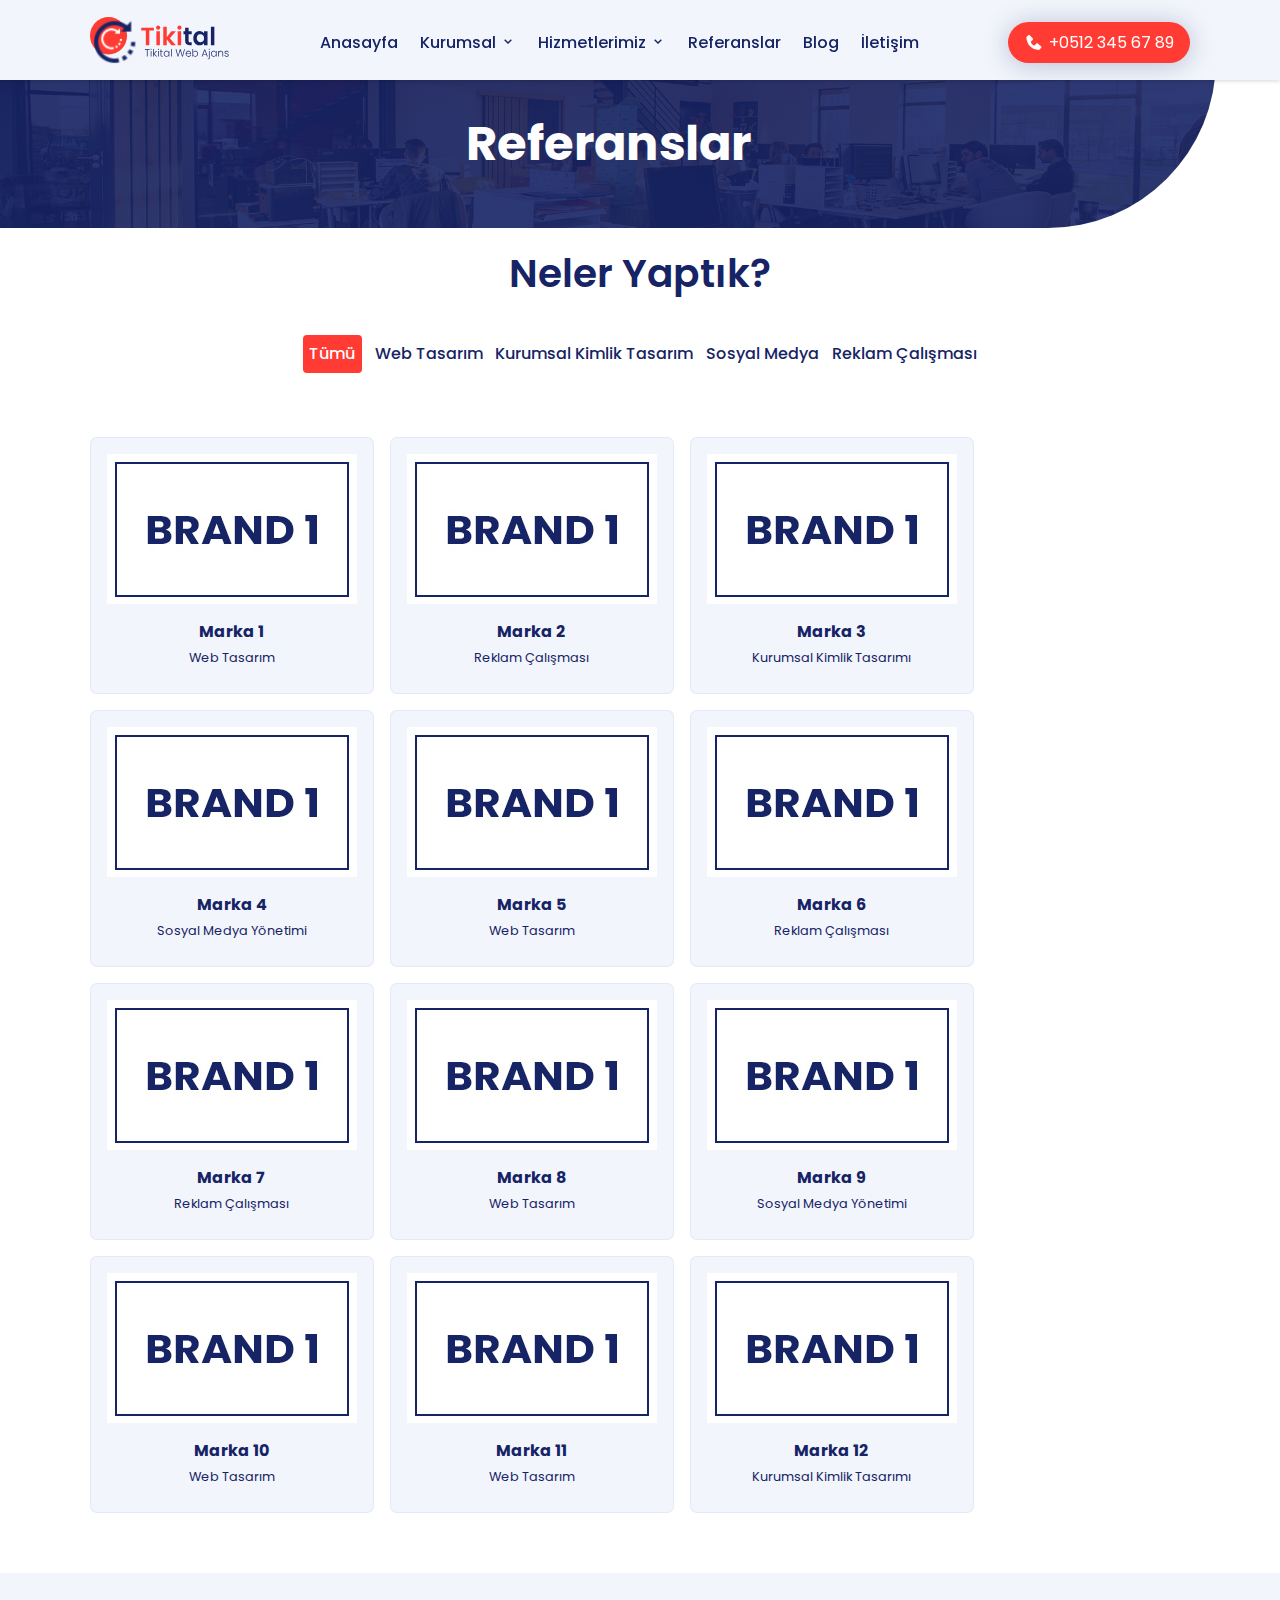
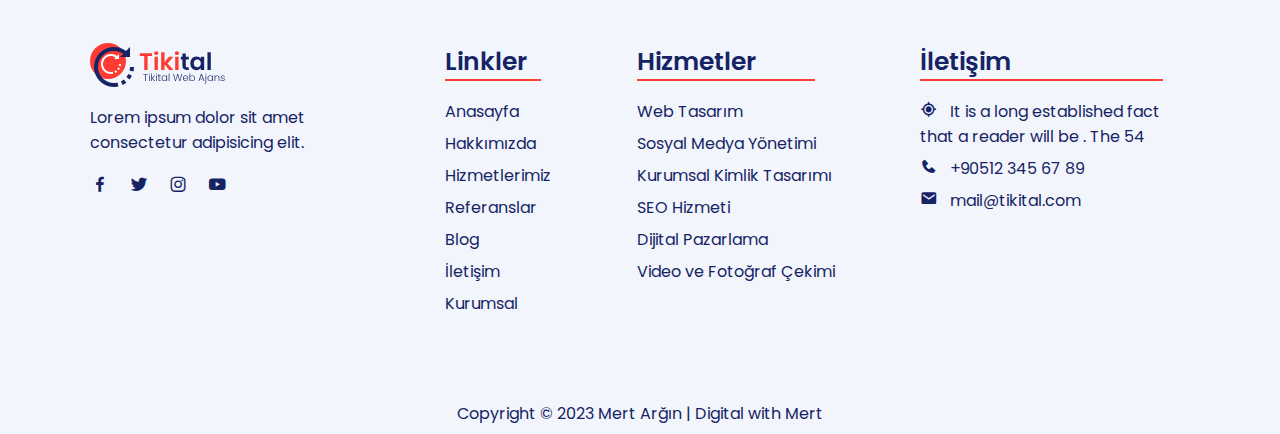
<file: referanslar.html>
<!DOCTYPE html>
<html lang="tr">

<head>
    <meta charset="UTF-8">
    <meta http-equiv="X-UA-Compatible" content="IE=edge">
    <meta name="viewport" content="width=device-width, initial-scale=1.0">
    <title>Tikital Ajans | Referanslar</title>
    <link rel="shortcut icon" href="assets/images/favicon.png" type="image/x-icon">
    <link rel="apple-touch-icon" href="assets/images/favicon.png">
    <link rel="stylesheet" href="assets/css/style.css">
    <link href='https://unpkg.com/boxicons@2.1.4/css/boxicons.min.css' rel='stylesheet'>
    <link rel="stylesheet" href="https://cdn.jsdelivr.net/npm/swiper@8/swiper-bundle.min.css" />
</head>

<body>
    <header class="downscroll">
        <div class="container" id="menu-wrapper">
            <div class="logo">
                <a href="index.html"><img src="assets/images/logo.svg" alt="Tikital Ajans logo" srcset=""></a>
            </div>
            <nav id="navbar">
                <ul id="mainMenu">
                    <li class="active"><a href="index.html">Anasayfa</a></li>
                    <li><a href="#">Kurumsal <i class='bx bx-chevron-down'></i></a>
                        <ul>
                            <li><a href="hakkimizda.html">Hakkımızda</a></li>
                            <li><a href="ekibimiz.html">Ekibimiz</a></li>
                            <li><a href="kariyer.html">Kariyer</a></li>
                        </ul>
                    </li>
                    <li><a href="#">Hizmetlerimiz <i class='bx bx-chevron-down'></i></a>
                        <ul>
                            <li><a href="web-tasarim.html">Web Tasarım</a></li>
                            <li><a href="seo-hizmeti.html">SEO Hizmeti</a></li>
                            <li><a href="kurumsal-kimlik-tasarimi.html">Kurumsal Kimlik Tasarımı</a></li>
                            <li><a href="sosyal-medya.html">Sosyal Medya Yönetimi</a></li>
                            <li><a href="dijital-pazarlama.html">Dijital Pazarlama</a></li>
                            <li><a href="video-produksiyon.html">Video Prodüksiyon</a></li>
                        </ul>
                    </li>
                    <li><a href="referanslar.html">Referanslar</a></li>
                    <li><a href="blog.html">Blog</a></li>
                    <li><a href="iletisim.html">İletişim</a></li>
                </ul>
            </nav>
            <a href="tel:+05123456789" class="btn btn-icon"><i class='bx bxs-phone'></i>+0512 345 67 89</a>
            <div class="bx bx-menu" id="menu-icon"></div>
        </div>
    </header>
    <section id="references">
        <div class="page-title">
            <h1>Referanslar</h1>
        </div>
        <div class="container">
            <div class="brand-wrapper">
                <div class="brandPage-title">
                    <h2>Neler Yaptık?</h2>
                    <div class="portfolio-tic">
                        <a href="#" class="item active" data-name="all">Tümü</a>
                        <a href="#" class="item" data-name="web">Web Tasarım</a>
                        <a href="#" class="item" data-name="kurumsal">Kurumsal Kimlik Tasarım</a>
                        <a href="#" class="item" data-name="sosyal">Sosyal Medya</a>
                        <a href="#" class="item" data-name="reklam">Reklam Çalışması</a>
                    </div>
                </div>
                <div class="brands">
                    <div class="brand-card" data-name="web">
                        <img src="assets/images/marka-1.jpg" />
                        <div class="brand-info">
                            <h6>Marka 1</h6>
                            <span>Web Tasarım</span>
                        </div>
                    </div>
                    <div class="brand-card" data-name="reklam">
                        <img src="assets/images/marka-1.jpg" />
                        <div class="brand-info">
                            <h6>Marka 2</h6>
                            <span>Reklam Çalışması</span>
                        </div>
                    </div>
                    <div class="brand-card" data-name="kurumsal">
                        <img src="assets/images/marka-1.jpg" />
                        <div class="brand-info">
                            <h6>Marka 3</h6>
                            <span>Kurumsal Kimlik Tasarımı</span>
                        </div>
                    </div>
                    <div class="brand-card" data-name="sosyal">
                        <img src="assets/images/marka-1.jpg" />
                        <div class="brand-info">
                            <h6>Marka 4</h6>
                            <span>Sosyal Medya Yönetimi</span>
                        </div>
                    </div>
                    <div class="brand-card" data-name="web">
                        <img src="assets/images/marka-1.jpg" />
                        <div class="brand-info">
                            <h6>Marka 5</h6>
                            <span>Web Tasarım</span>
                        </div>
                    </div>
                    <div class="brand-card" data-name="reklam">
                        <img src="assets/images/marka-1.jpg" />
                        <div class="brand-info">
                            <h6>Marka 6</h6>
                            <span>Reklam Çalışması</span>
                        </div>
                    </div>
                    <div class="brand-card" data-name="reklam">
                        <img src="assets/images/marka-1.jpg" />
                        <div class="brand-info">
                            <h6>Marka 7</h6>
                            <span>Reklam Çalışması</span>
                        </div>
                    </div>
                    <div class="brand-card" data-name="web">
                        <img src="assets/images/marka-1.jpg" />
                        <div class="brand-info">
                            <h6>Marka 8</h6>
                            <span>Web Tasarım</span>
                        </div>
                    </div>
                    <div class="brand-card" data-name="sosyal">
                        <img src="assets/images/marka-1.jpg" />
                        <div class="brand-info">
                            <h6>Marka 9</h6>
                            <span>Sosyal Medya Yönetimi</span>
                        </div>
                    </div>
                    <div class="brand-card" data-name="web">
                        <img src="assets/images/marka-1.jpg" />
                        <div class="brand-info">
                            <h6>Marka 10</h6>
                            <span>Web Tasarım</span>
                        </div>
                    </div>
                    <div class="brand-card" data-name="web">
                        <img src="assets/images/marka-1.jpg" />
                        <div class="brand-info">
                            <h6>Marka 11</h6>
                            <span>Web Tasarım</span>
                        </div>
                    </div>
                    <div class="brand-card" data-name="kurumsal">
                        <img src="assets/images/marka-1.jpg" />
                        <div class="brand-info">
                            <h6>Marka 12</h6>
                            <span>Kurumsal Kimlik Tasarımı</span>
                        </div>
                    </div>
                </div>
            </div>
        </div>
    </section>

    <footer>
        <div class="container">
            <div class="footer-top">
                <div class="footer-group">
                    <a href="index.html"><img src="assets/images/logo.svg" alt="Tikital Ajans logo" srcset=""></a>
                    <p>Lorem ipsum dolor sit amet consectetur adipisicing elit.</p>
                    <div class="footer-social">
                        <a href="#" target="_blank"><i class='bx bxl-facebook'></i></a>
                        <a href="#" target="_blank"><i class='bx bxl-twitter'></i></a>
                        <a href="#" target="_blank"><i class='bx bxl-instagram'></i></a>
                        <a href="#" target="_blank"><i class='bx bxl-youtube'></i></a>
                    </div>
                </div>
                <div class="footer-group">
                    <h3>Linkler</h3>
                    <div class="footer-links">
                        <a href="index.html">Anasayfa</a>
                        <a href="hakkimizda.html">Hakkımızda</a>
                        <a href="">Hizmetlerimiz</a>
                        <a href="referanslar.html">Referanslar</a>
                        <a href="blog.html">Blog</a>
                        <a href="iletisim.html">İletişim</a>
                        <a href="">Kurumsal</a>
                    </div>
                </div>
                <div class="footer-group">
                    <h3>Hizmetler</h3>
                    <div class="footer-links">
                        <a href="web-tasarim.html">Web Tasarım</a>
                        <a href="seo-hizmeti.html">Sosyal Medya Yönetimi</a>
                        <a href="kurumsal-kimlik-tasarimi.html">Kurumsal Kimlik Tasarımı</a>
                        <a href="seo-hizmeti.html">SEO Hizmeti</a>
                        <a href="dijital-pazarlama.html">Dijital Pazarlama</a>
                        <a href="video-produksiyon.html">Video ve Fotoğraf Çekimi</a>
                    </div>
                </div>
                <div class="footer-group">
                    <h3>İletişim</h3>
                    <div class="footer-links">
                        <a href=""><i class='bx bx-current-location'></i>It is a long established fact that a reader
                            will be . The 54</a>
                        <a href="tel:90512 345 67 89"><i class='bx bxs-phone'></i>+90512 345 67 89</a>
                        <a href="mailto:mail@tikital.com"><i class='bx bxs-envelope'></i>mail@tikital.com</a>
                    </div>
                </div>
            </div>
        </div>
        <div class="footer-bottom">
            <p>Copyright © 2023 Mert Arğın | Digital with Mert</p>
        </div>
    </footer>

    <script src="https://cdn.jsdelivr.net/npm/swiper@8/swiper-bundle.min.js"></script>
    <script src="assets/js/main.js"></script>
</body>

</html>
</file>
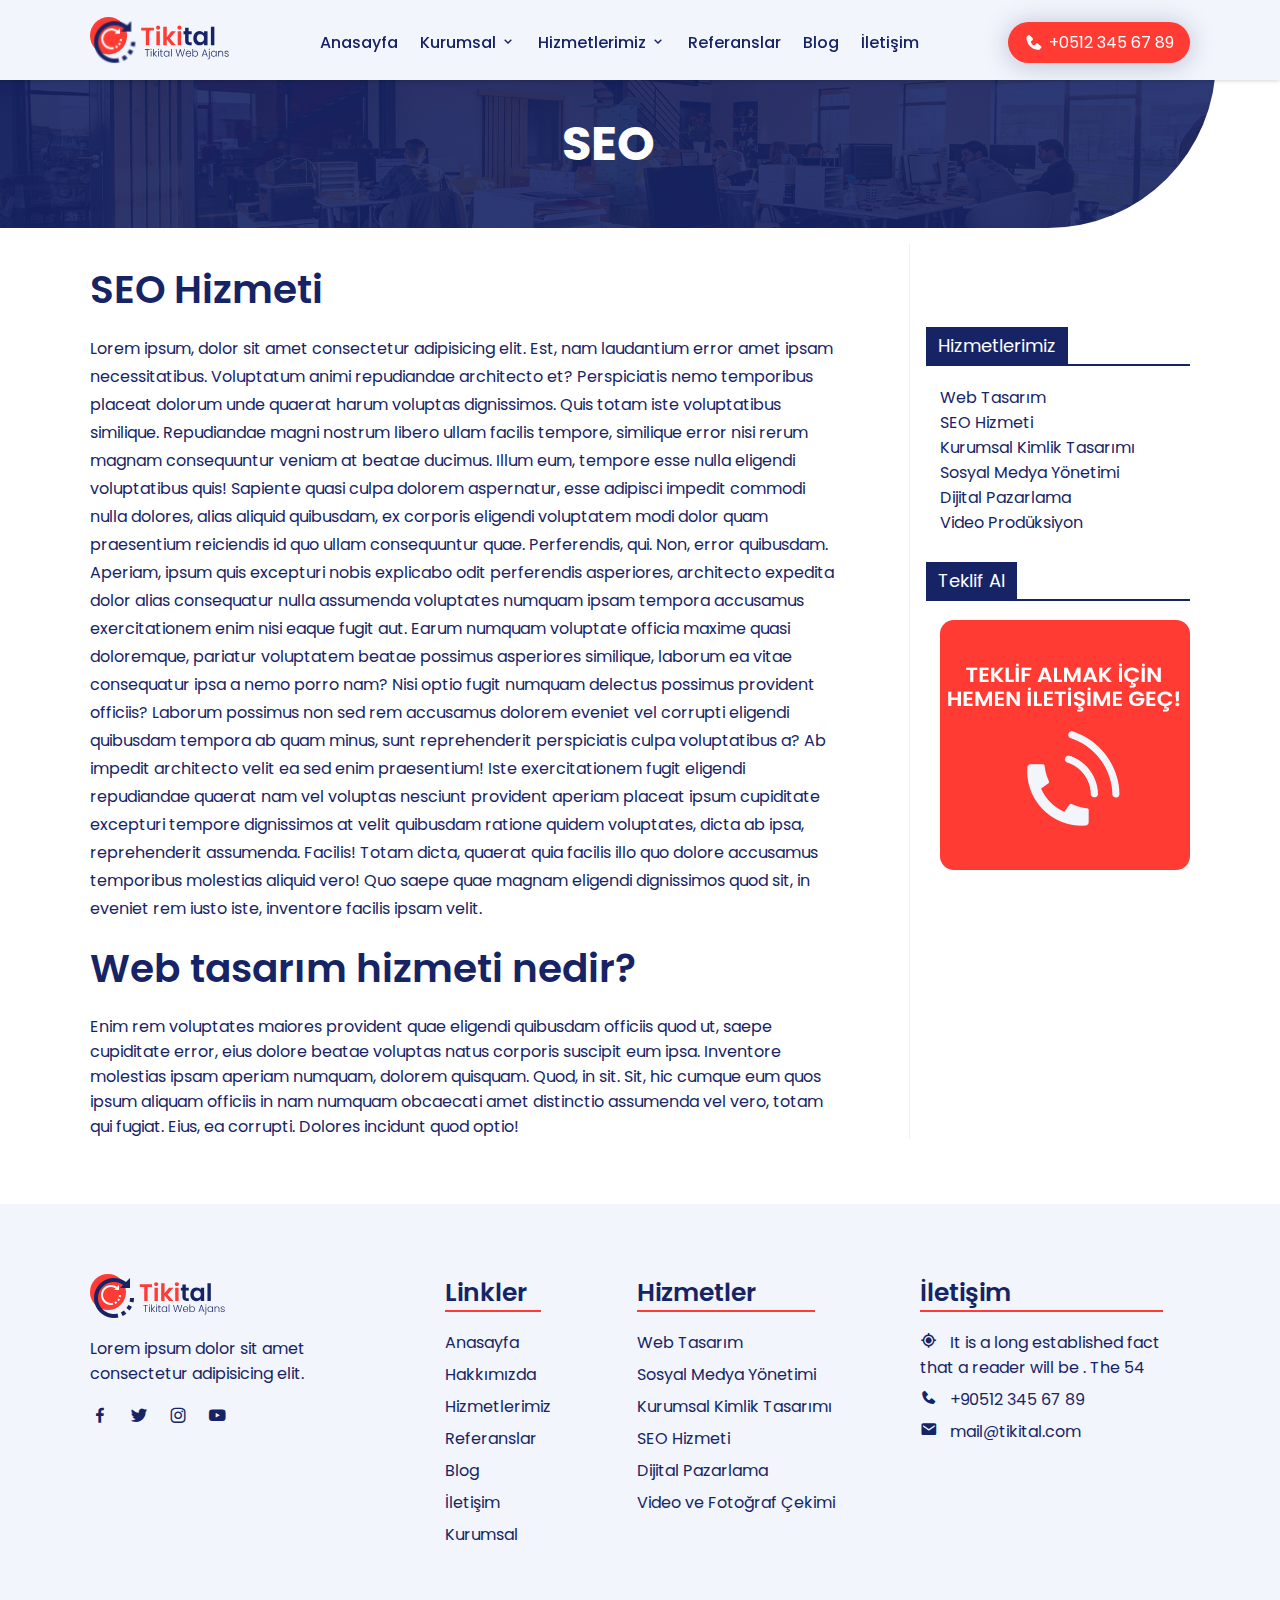
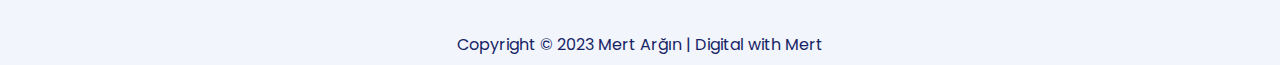
<file: seo-hizmeti.html>
<!DOCTYPE html>
<html lang="tr">

<head>
    <meta charset="UTF-8">
    <meta http-equiv="X-UA-Compatible" content="IE=edge">
    <meta name="viewport" content="width=device-width, initial-scale=1.0">
    <title>Tikital Ajans</title>
    <link rel="shortcut icon" href="assets/images/favicon.png" type="image/x-icon">
    <link rel="apple-touch-icon" href="assets/images/favicon.png">
    <link rel="stylesheet" href="assets/css/style.css">
    <link href='https://unpkg.com/boxicons@2.1.4/css/boxicons.min.css' rel='stylesheet'>
    <link rel="stylesheet" href="https://cdn.jsdelivr.net/npm/swiper@8/swiper-bundle.min.css" />
</head>

<body>
    <header class="downscroll">
        <div class="container" id="menu-wrapper">
            <div class="logo">
                <a href="index.html"><img src="assets/images/logo.svg" alt="Tikital Ajans logo" srcset=""></a>
            </div>
            <nav id="navbar">
                <ul id="mainMenu">
                    <li class="active"><a href="index.html">Anasayfa</a></li>
                    <li><a href="#">Kurumsal <i class='bx bx-chevron-down'></i></a>
                        <ul>
                            <li><a href="hakkimizda.html">Hakkımızda</a></li>
                            <li><a href="ekibimiz.html">Ekibimiz</a></li>
                            <li><a href="kariyer.html">Kariyer</a></li>
                        </ul>
                    </li>
                    <li><a href="#">Hizmetlerimiz <i class='bx bx-chevron-down'></i></a>
                        <ul>
                            <li><a href="web-tasarim.html">Web Tasarım</a></li>
                            <li><a href="seo-hizmeti.html">SEO Hizmeti</a></li>
                            <li><a href="kurumsal-kimlik-tasarimi.html">Kurumsal Kimlik Tasarımı</a></li>
                            <li><a href="sosyal-medya.html">Sosyal Medya Yönetimi</a></li>
                            <li><a href="dijital-pazarlama.html">Dijital Pazarlama</a></li>
                            <li><a href="video-produksiyon.html">Video Prodüksiyon</a></li>
                        </ul>
                    </li>
                    <li><a href="referanslar.html">Referanslar</a></li>
                    <li><a href="blog.html">Blog</a></li>
                    <li><a href="iletisim.html">İletişim</a></li>
                </ul>
            </nav>
            <a href="tel:+05123456789" class="btn btn-icon"><i class='bx bxs-phone'></i>+0512 345 67 89</a>
            <div class="bx bx-menu" id="menu-icon"></div>
        </div>
    </header>

    <section id="single-page">
        <div class="page-title">
            <h1>SEO</h1>
        </div>
        <div class="container">
            <div class="singlePage-wrapper">
                <div class="singlePage-content">
                    <div class="singlePage-title">
                        <h2>SEO Hizmeti</h2>
                    </div>
                    <p>Lorem ipsum, dolor sit amet consectetur adipisicing elit. Est, nam laudantium error amet ipsam
                        necessitatibus. Voluptatum animi repudiandae architecto et? Perspiciatis nemo temporibus placeat
                        dolorum unde quaerat harum voluptas dignissimos.
                        Quis totam iste voluptatibus similique. Repudiandae magni nostrum libero ullam facilis tempore,
                        similique error nisi rerum magnam consequuntur veniam at beatae ducimus. Illum eum, tempore esse
                        nulla eligendi voluptatibus quis!
                        Sapiente quasi culpa dolorem aspernatur, esse adipisci impedit commodi nulla dolores, alias
                        aliquid quibusdam, ex corporis eligendi voluptatem modi dolor quam praesentium reiciendis id quo
                        ullam consequuntur quae. Perferendis, qui.
                        Non, error quibusdam. Aperiam, ipsum quis excepturi nobis explicabo odit perferendis asperiores,
                        architecto expedita dolor alias consequatur nulla assumenda voluptates numquam ipsam tempora
                        accusamus exercitationem enim nisi eaque fugit aut.
                        Earum numquam voluptate officia maxime quasi doloremque, pariatur voluptatem beatae possimus
                        asperiores similique, laborum ea vitae consequatur ipsa a nemo porro nam? Nisi optio fugit
                        numquam delectus possimus provident officiis?
                        Laborum possimus non sed rem accusamus dolorem eveniet vel corrupti eligendi quibusdam tempora
                        ab quam minus, sunt reprehenderit perspiciatis culpa voluptatibus a? Ab impedit architecto velit
                        ea sed enim praesentium!
                        Iste exercitationem fugit eligendi repudiandae quaerat nam vel voluptas nesciunt provident
                        aperiam placeat ipsum cupiditate excepturi tempore dignissimos at velit quibusdam ratione quidem
                        voluptates, dicta ab ipsa, reprehenderit assumenda. Facilis!
                        Totam dicta, quaerat quia facilis illo quo dolore accusamus temporibus molestias aliquid vero!
                        Quo saepe quae magnam eligendi dignissimos quod sit, in eveniet rem iusto iste, inventore
                        facilis ipsam velit.
                    <h2>Web tasarım hizmeti nedir?</h2>
                    Enim rem voluptates maiores provident quae eligendi quibusdam officiis quod ut, saepe cupiditate
                    error, eius dolore beatae voluptas natus corporis suscipit eum ipsa. Inventore molestias ipsam
                    aperiam numquam, dolorem quisquam.
                    Quod, in sit. Sit, hic cumque eum quos ipsum aliquam officiis in nam numquam obcaecati amet
                    distinctio assumenda vel vero, totam qui fugiat. Eius, ea corrupti. Dolores incidunt quod optio!
                    </p>
                </div>
                <div class="singlePage-sidebar">
                    <div class="sidebar-item">
                        <div class="sidebar-title">
                            <span>Hizmetlerimiz</span>
                            <div class="sidebar-line"></div>
                        </div>
                        <div class="sidebar-content">
                            <ul>
                                <li><a href="web-tasarim.html">Web Tasarım</a></li>
                                <li><a href="seo-hizmeti.html">SEO Hizmeti</a></li>
                                <li><a href="kurumsal-kimlik-tasarimi.html">Kurumsal Kimlik Tasarımı</a></li>
                                <li><a href="sosyal-medya.html">Sosyal Medya Yönetimi</a></li>
                                <li><a href="dijital-pazarlama.html">Dijital Pazarlama</a></li>
                                <li><a href="video-produksiyon.html">Video Prodüksiyon</a></li>
                            </ul>
                        </div>
                    </div>
                    <div class="sidebar-item">
                        <div class="sidebar-title">
                            <span>Teklif Al</span>
                            <div class="sidebar-line"></div>
                        </div>
                        <div class="sidebar-content">
                            <a href="tel:+90515486230"><img src="assets/images/iletisme-gec.gif" alt="Teklif Al"
                                    title="Teklif Al"></a>
                        </div>
                    </div>
                </div>
            </div>
        </div>
    </section>


    <footer>
        <div class="container">
            <div class="footer-top">
                <div class="footer-group">
                    <a href="index.html"><img src="assets/images/logo.svg" alt="Tikital Ajans logo" srcset=""></a>
                    <p>Lorem ipsum dolor sit amet consectetur adipisicing elit.</p>
                    <div class="footer-social">
                        <a href="#" target="_blank"><i class='bx bxl-facebook'></i></a>
                        <a href="#" target="_blank"><i class='bx bxl-twitter'></i></a>
                        <a href="#" target="_blank"><i class='bx bxl-instagram'></i></a>
                        <a href="#" target="_blank"><i class='bx bxl-youtube'></i></a>
                    </div>
                </div>
                <div class="footer-group">
                    <h3>Linkler</h3>
                    <div class="footer-links">
                        <a href="index.html">Anasayfa</a>
                        <a href="hakkimizda.html">Hakkımızda</a>
                        <a href="">Hizmetlerimiz</a>
                        <a href="referanslar.html">Referanslar</a>
                        <a href="blog.html">Blog</a>
                        <a href="iletisim.html">İletişim</a>
                        <a href="">Kurumsal</a>
                    </div>
                </div>
                <div class="footer-group">
                    <h3>Hizmetler</h3>
                    <div class="footer-links">
                        <a href="web-tasarim.html">Web Tasarım</a>
                        <a href="seo-hizmeti.html">Sosyal Medya Yönetimi</a>
                        <a href="kurumsal-kimlik-tasarimi.html">Kurumsal Kimlik Tasarımı</a>
                        <a href="seo-hizmeti.html">SEO Hizmeti</a>
                        <a href="dijital-pazarlama.html">Dijital Pazarlama</a>
                        <a href="video-produksiyon.html">Video ve Fotoğraf Çekimi</a>
                    </div>
                </div>
                <div class="footer-group">
                    <h3>İletişim</h3>
                    <div class="footer-links">
                        <a href=""><i class='bx bx-current-location'></i>It is a long established fact that a reader
                            will be . The 54</a>
                        <a href="tel:90512 345 67 89"><i class='bx bxs-phone'></i>+90512 345 67 89</a>
                        <a href="mailto:mail@tikital.com"><i class='bx bxs-envelope'></i>mail@tikital.com</a>
                    </div>
                </div>
            </div>
        </div>
        <div class="footer-bottom">
            <p>Copyright © 2023 Mert Arğın | Digital with Mert</p>
        </div>
    </footer>

    <script src="https://cdn.jsdelivr.net/npm/swiper@8/swiper-bundle.min.js"></script>
    <script src="assets/js/main.js"></script>
</body>

</html>
</file>
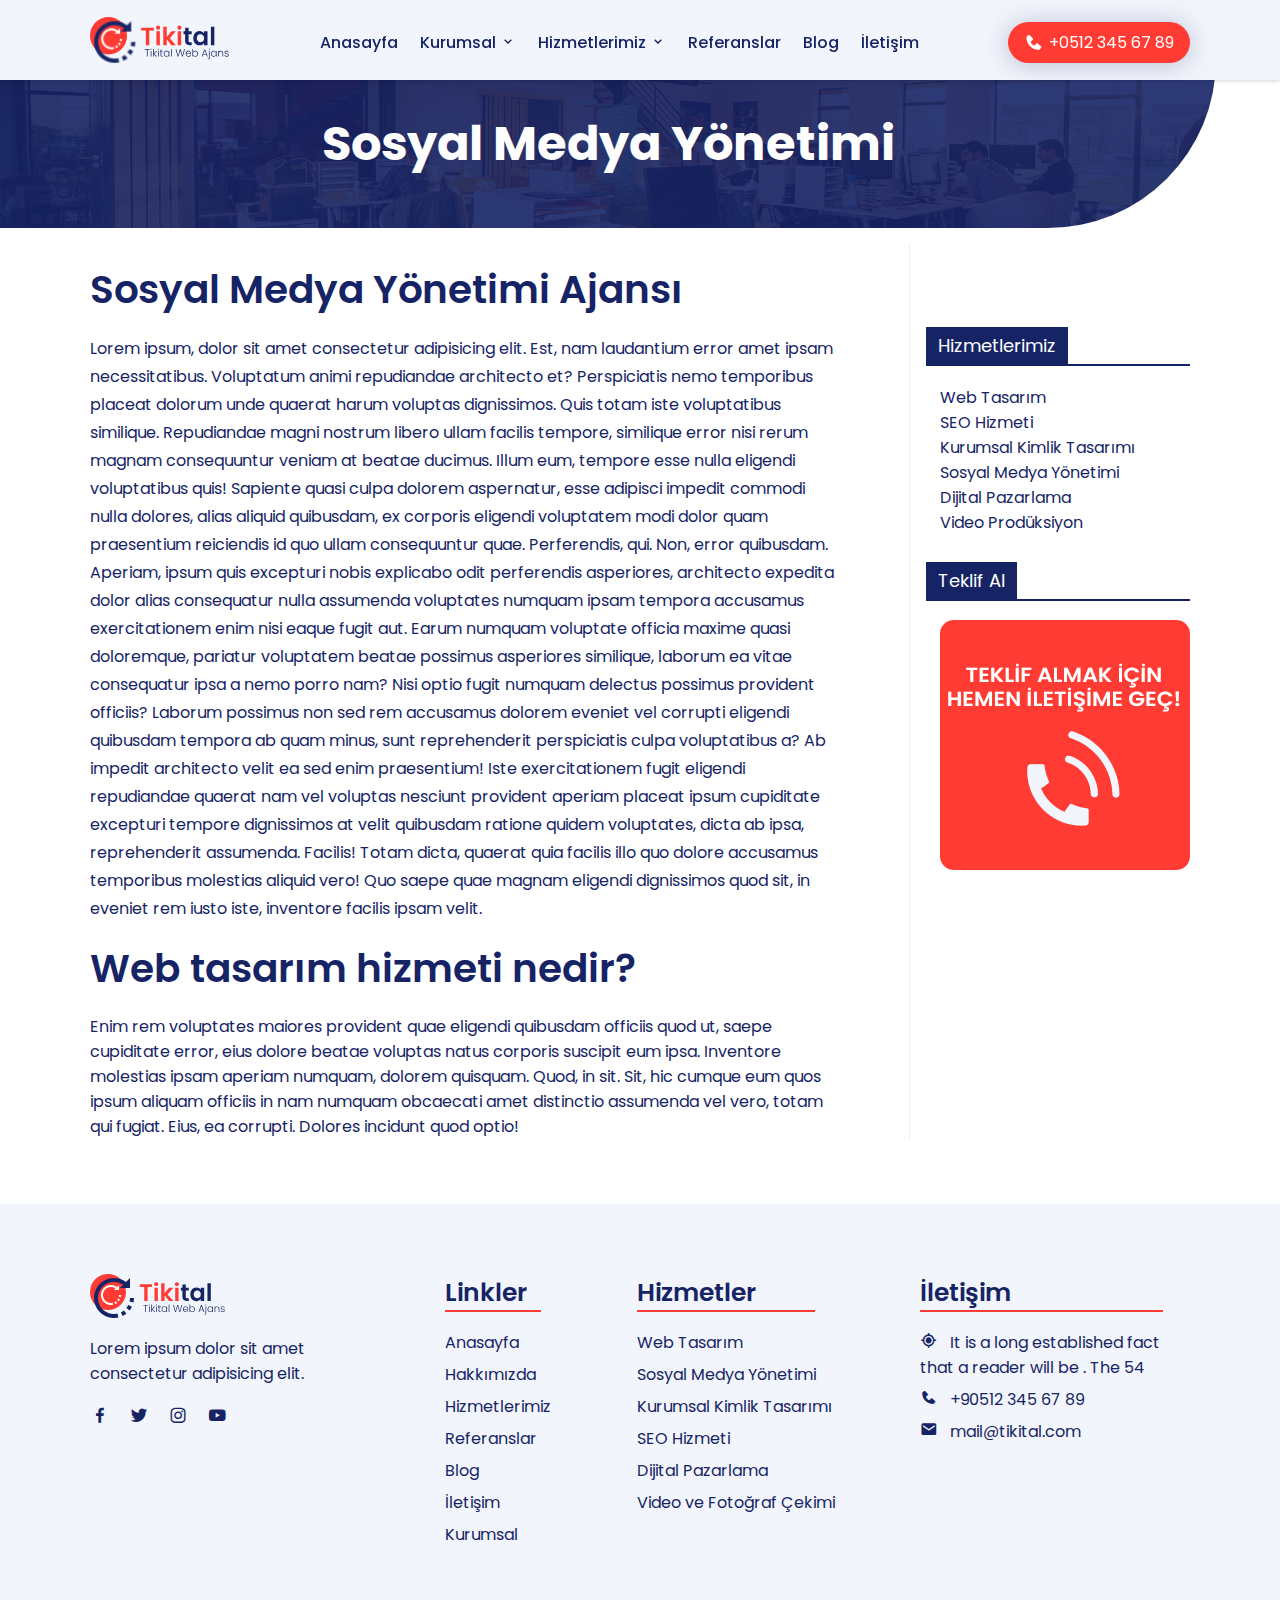
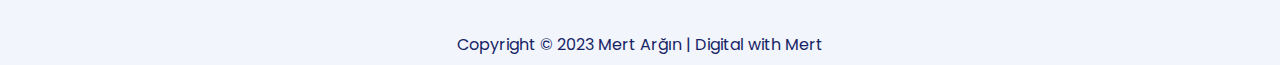
<file: sosyal-medya.html>
<!DOCTYPE html>
<html lang="tr">

<head>
    <meta charset="UTF-8">
    <meta http-equiv="X-UA-Compatible" content="IE=edge">
    <meta name="viewport" content="width=device-width, initial-scale=1.0">
    <title>Tikital Ajans</title>
    <link rel="shortcut icon" href="assets/images/favicon.png" type="image/x-icon">
    <link rel="apple-touch-icon" href="assets/images/favicon.png">
    <link rel="stylesheet" href="assets/css/style.css">
    <link href='https://unpkg.com/boxicons@2.1.4/css/boxicons.min.css' rel='stylesheet'>
    <link rel="stylesheet" href="https://cdn.jsdelivr.net/npm/swiper@8/swiper-bundle.min.css" />
</head>

<body>
    <header class="downscroll">
        <div class="container" id="menu-wrapper">
            <div class="logo">
                <a href="index.html"><img src="assets/images/logo.svg" alt="Tikital Ajans logo" srcset=""></a>
            </div>
            <nav id="navbar">
                <ul id="mainMenu">
                    <li class="active"><a href="index.html">Anasayfa</a></li>
                    <li><a href="#">Kurumsal <i class='bx bx-chevron-down'></i></a>
                        <ul>
                            <li><a href="hakkimizda.html">Hakkımızda</a></li>
                            <li><a href="ekibimiz.html">Ekibimiz</a></li>
                            <li><a href="kariyer.html">Kariyer</a></li>
                        </ul>
                    </li>
                    <li><a href="#">Hizmetlerimiz <i class='bx bx-chevron-down'></i></a>
                        <ul>
                            <li><a href="web-tasarim.html">Web Tasarım</a></li>
                            <li><a href="seo-hizmeti.html">SEO Hizmeti</a></li>
                            <li><a href="kurumsal-kimlik-tasarimi.html">Kurumsal Kimlik Tasarımı</a></li>
                            <li><a href="sosyal-medya.html">Sosyal Medya Yönetimi</a></li>
                            <li><a href="dijital-pazarlama.html">Dijital Pazarlama</a></li>
                            <li><a href="video-produksiyon.html">Video Prodüksiyon</a></li>
                        </ul>
                    </li>
                    <li><a href="referanslar.html">Referanslar</a></li>
                    <li><a href="blog.html">Blog</a></li>
                    <li><a href="iletisim.html">İletişim</a></li>
                </ul>
            </nav>
            <a href="tel:+05123456789" class="btn btn-icon"><i class='bx bxs-phone'></i>+0512 345 67 89</a>
            <div class="bx bx-menu" id="menu-icon"></div>
        </div>
    </header>

    <section id="single-page">
        <div class="page-title">
            <h1>Sosyal Medya Yönetimi</h1>
        </div>
        <div class="container">
            <div class="singlePage-wrapper">
                <div class="singlePage-content">
                    <div class="singlePage-title">
                        <h2>Sosyal Medya Yönetimi Ajansı</h2>
                    </div>
                    <p>Lorem ipsum, dolor sit amet consectetur adipisicing elit. Est, nam laudantium error amet ipsam
                        necessitatibus. Voluptatum animi repudiandae architecto et? Perspiciatis nemo temporibus placeat
                        dolorum unde quaerat harum voluptas dignissimos.
                        Quis totam iste voluptatibus similique. Repudiandae magni nostrum libero ullam facilis tempore,
                        similique error nisi rerum magnam consequuntur veniam at beatae ducimus. Illum eum, tempore esse
                        nulla eligendi voluptatibus quis!
                        Sapiente quasi culpa dolorem aspernatur, esse adipisci impedit commodi nulla dolores, alias
                        aliquid quibusdam, ex corporis eligendi voluptatem modi dolor quam praesentium reiciendis id quo
                        ullam consequuntur quae. Perferendis, qui.
                        Non, error quibusdam. Aperiam, ipsum quis excepturi nobis explicabo odit perferendis asperiores,
                        architecto expedita dolor alias consequatur nulla assumenda voluptates numquam ipsam tempora
                        accusamus exercitationem enim nisi eaque fugit aut.
                        Earum numquam voluptate officia maxime quasi doloremque, pariatur voluptatem beatae possimus
                        asperiores similique, laborum ea vitae consequatur ipsa a nemo porro nam? Nisi optio fugit
                        numquam delectus possimus provident officiis?
                        Laborum possimus non sed rem accusamus dolorem eveniet vel corrupti eligendi quibusdam tempora
                        ab quam minus, sunt reprehenderit perspiciatis culpa voluptatibus a? Ab impedit architecto velit
                        ea sed enim praesentium!
                        Iste exercitationem fugit eligendi repudiandae quaerat nam vel voluptas nesciunt provident
                        aperiam placeat ipsum cupiditate excepturi tempore dignissimos at velit quibusdam ratione quidem
                        voluptates, dicta ab ipsa, reprehenderit assumenda. Facilis!
                        Totam dicta, quaerat quia facilis illo quo dolore accusamus temporibus molestias aliquid vero!
                        Quo saepe quae magnam eligendi dignissimos quod sit, in eveniet rem iusto iste, inventore
                        facilis ipsam velit.
                    <h2>Web tasarım hizmeti nedir?</h2>
                    Enim rem voluptates maiores provident quae eligendi quibusdam officiis quod ut, saepe cupiditate
                    error, eius dolore beatae voluptas natus corporis suscipit eum ipsa. Inventore molestias ipsam
                    aperiam numquam, dolorem quisquam.
                    Quod, in sit. Sit, hic cumque eum quos ipsum aliquam officiis in nam numquam obcaecati amet
                    distinctio assumenda vel vero, totam qui fugiat. Eius, ea corrupti. Dolores incidunt quod optio!
                    </p>
                </div>
                <div class="singlePage-sidebar">
                    <div class="sidebar-item">
                        <div class="sidebar-title">
                            <span>Hizmetlerimiz</span>
                            <div class="sidebar-line"></div>
                        </div>
                        <div class="sidebar-content">
                            <ul>
                                <li><a href="web-tasarim.html">Web Tasarım</a></li>
                                <li><a href="seo-hizmeti.html">SEO Hizmeti</a></li>
                                <li><a href="kurumsal-kimlik-tasarimi.html">Kurumsal Kimlik Tasarımı</a></li>
                                <li><a href="sosyal-medya.html">Sosyal Medya Yönetimi</a></li>
                                <li><a href="dijital-pazarlama.html">Dijital Pazarlama</a></li>
                                <li><a href="video-produksiyon.html">Video Prodüksiyon</a></li>
                            </ul>
                        </div>
                    </div>
                    <div class="sidebar-item">
                        <div class="sidebar-title">
                            <span>Teklif Al</span>
                            <div class="sidebar-line"></div>
                        </div>
                        <div class="sidebar-content">
                            <a href="tel:+90515486230"><img src="assets/images/iletisme-gec.gif" alt="Teklif Al"
                                    title="Teklif Al"></a>
                        </div>
                    </div>
                </div>
            </div>
        </div>
    </section>


    <footer>
        <div class="container">
            <div class="footer-top">
                <div class="footer-group">
                    <a href="index.html"><img src="assets/images/logo.svg" alt="Tikital Ajans logo" srcset=""></a>
                    <p>Lorem ipsum dolor sit amet consectetur adipisicing elit.</p>
                    <div class="footer-social">
                        <a href="#" target="_blank"><i class='bx bxl-facebook'></i></a>
                        <a href="#" target="_blank"><i class='bx bxl-twitter'></i></a>
                        <a href="#" target="_blank"><i class='bx bxl-instagram'></i></a>
                        <a href="#" target="_blank"><i class='bx bxl-youtube'></i></a>
                    </div>
                </div>
                <div class="footer-group">
                    <h3>Linkler</h3>
                    <div class="footer-links">
                        <a href="index.html">Anasayfa</a>
                        <a href="hakkimizda.html">Hakkımızda</a>
                        <a href="">Hizmetlerimiz</a>
                        <a href="referanslar.html">Referanslar</a>
                        <a href="blog.html">Blog</a>
                        <a href="iletisim.html">İletişim</a>
                        <a href="">Kurumsal</a>
                    </div>
                </div>
                <div class="footer-group">
                    <h3>Hizmetler</h3>
                    <div class="footer-links">
                        <a href="web-tasarim.html">Web Tasarım</a>
                        <a href="seo-hizmeti.html">Sosyal Medya Yönetimi</a>
                        <a href="kurumsal-kimlik-tasarimi.html">Kurumsal Kimlik Tasarımı</a>
                        <a href="seo-hizmeti.html">SEO Hizmeti</a>
                        <a href="dijital-pazarlama.html">Dijital Pazarlama</a>
                        <a href="video-produksiyon.html">Video ve Fotoğraf Çekimi</a>
                    </div>
                </div>
                <div class="footer-group">
                    <h3>İletişim</h3>
                    <div class="footer-links">
                        <a href=""><i class='bx bx-current-location'></i>It is a long established fact that a reader
                            will be . The 54</a>
                        <a href="tel:90512 345 67 89"><i class='bx bxs-phone'></i>+90512 345 67 89</a>
                        <a href="mailto:mail@tikital.com"><i class='bx bxs-envelope'></i>mail@tikital.com</a>
                    </div>
                </div>
            </div>
        </div>
        <div class="footer-bottom">
            <p>Copyright © 2023 Mert Arğın | Digital with Mert</p>
        </div>
    </footer>
    <script src="https://cdn.jsdelivr.net/npm/swiper@8/swiper-bundle.min.js"></script>
    <script src="assets/js/main.js"></script>
</body>

</html>
</file>
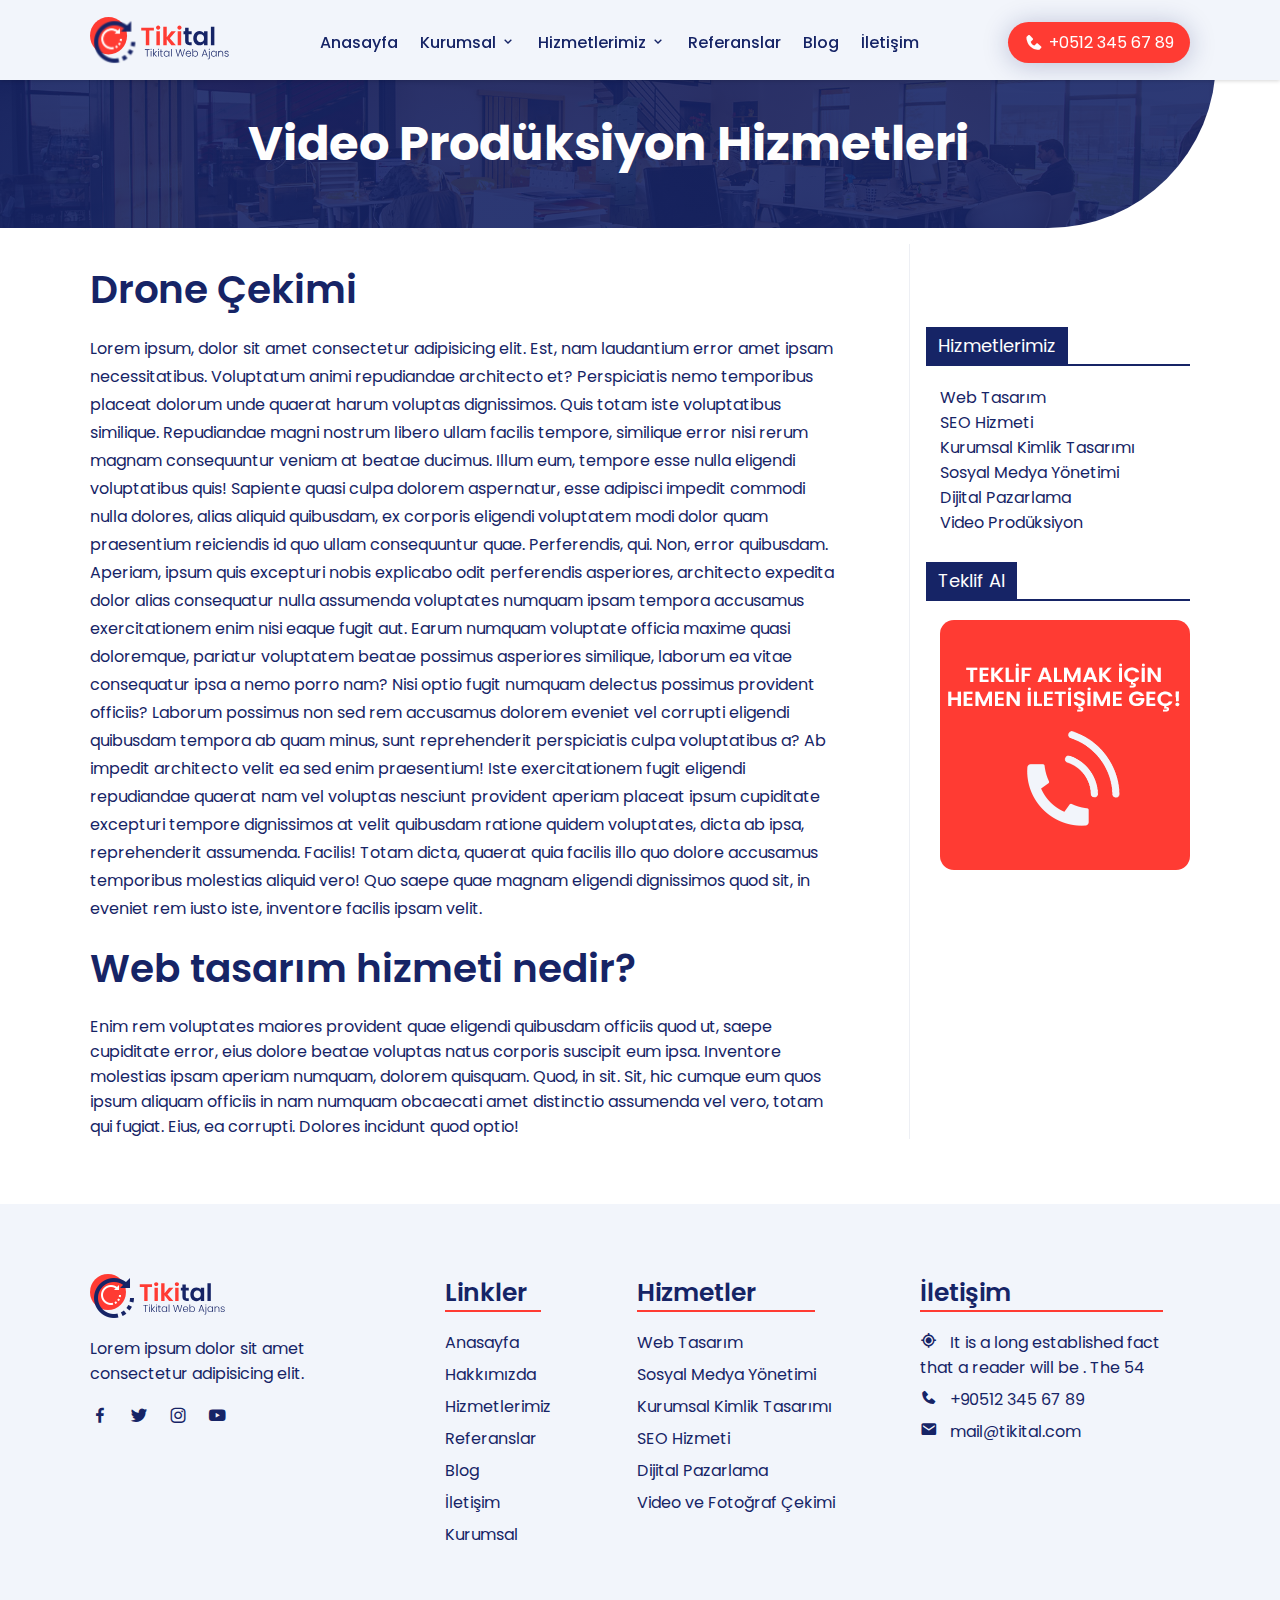
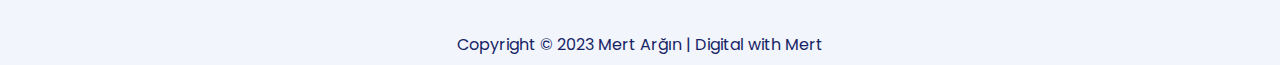
<file: video-produksiyon.html>
<!DOCTYPE html>
<html lang="tr">

<head>
    <meta charset="UTF-8">
    <meta http-equiv="X-UA-Compatible" content="IE=edge">
    <meta name="viewport" content="width=device-width, initial-scale=1.0">
    <title>Tikital Ajans</title>
    <link rel="shortcut icon" href="assets/images/favicon.png" type="image/x-icon">
    <link rel="apple-touch-icon" href="assets/images/favicon.png">
    <link rel="stylesheet" href="assets/css/style.css">
    <link href='https://unpkg.com/boxicons@2.1.4/css/boxicons.min.css' rel='stylesheet'>
    <link rel="stylesheet" href="https://cdn.jsdelivr.net/npm/swiper@8/swiper-bundle.min.css" />
</head>

<body>
    <header class="downscroll">
        <div class="container" id="menu-wrapper">
            <div class="logo">
                <a href="index.html"><img src="assets/images/logo.svg" alt="Tikital Ajans logo" srcset=""></a>
            </div>
            <nav id="navbar">
                <ul id="mainMenu">
                    <li class="active"><a href="index.html">Anasayfa</a></li>
                    <li><a href="#">Kurumsal <i class='bx bx-chevron-down'></i></a>
                        <ul>
                            <li><a href="hakkimizda.html">Hakkımızda</a></li>
                            <li><a href="ekibimiz.html">Ekibimiz</a></li>
                            <li><a href="kariyer.html">Kariyer</a></li>
                        </ul>
                    </li>
                    <li><a href="#">Hizmetlerimiz <i class='bx bx-chevron-down'></i></a>
                        <ul>
                            <li><a href="web-tasarim.html">Web Tasarım</a></li>
                            <li><a href="seo-hizmeti.html">SEO Hizmeti</a></li>
                            <li><a href="kurumsal-kimlik-tasarimi.html">Kurumsal Kimlik Tasarımı</a></li>
                            <li><a href="sosyal-medya.html">Sosyal Medya Yönetimi</a></li>
                            <li><a href="dijital-pazarlama.html">Dijital Pazarlama</a></li>
                            <li><a href="video-produksiyon.html">Video Prodüksiyon</a></li>
                        </ul>
                    </li>
                    <li><a href="referanslar.html">Referanslar</a></li>
                    <li><a href="blog.html">Blog</a></li>
                    <li><a href="iletisim.html">İletişim</a></li>
                </ul>
            </nav>
            <a href="tel:+05123456789" class="btn btn-icon"><i class='bx bxs-phone'></i>+0512 345 67 89</a>
            <div class="bx bx-menu" id="menu-icon"></div>
        </div>
    </header>

    <section id="single-page">
        <div class="page-title">
            <h1>Video Prodüksiyon Hizmetleri</h1>
        </div>
        <div class="container">
            <div class="singlePage-wrapper">
                <div class="singlePage-content">
                    <div class="singlePage-title">
                        <h2>Drone Çekimi</h2>
                    </div>
                    <p>Lorem ipsum, dolor sit amet consectetur adipisicing elit. Est, nam laudantium error amet ipsam
                        necessitatibus. Voluptatum animi repudiandae architecto et? Perspiciatis nemo temporibus placeat
                        dolorum unde quaerat harum voluptas dignissimos.
                        Quis totam iste voluptatibus similique. Repudiandae magni nostrum libero ullam facilis tempore,
                        similique error nisi rerum magnam consequuntur veniam at beatae ducimus. Illum eum, tempore esse
                        nulla eligendi voluptatibus quis!
                        Sapiente quasi culpa dolorem aspernatur, esse adipisci impedit commodi nulla dolores, alias
                        aliquid quibusdam, ex corporis eligendi voluptatem modi dolor quam praesentium reiciendis id quo
                        ullam consequuntur quae. Perferendis, qui.
                        Non, error quibusdam. Aperiam, ipsum quis excepturi nobis explicabo odit perferendis asperiores,
                        architecto expedita dolor alias consequatur nulla assumenda voluptates numquam ipsam tempora
                        accusamus exercitationem enim nisi eaque fugit aut.
                        Earum numquam voluptate officia maxime quasi doloremque, pariatur voluptatem beatae possimus
                        asperiores similique, laborum ea vitae consequatur ipsa a nemo porro nam? Nisi optio fugit
                        numquam delectus possimus provident officiis?
                        Laborum possimus non sed rem accusamus dolorem eveniet vel corrupti eligendi quibusdam tempora
                        ab quam minus, sunt reprehenderit perspiciatis culpa voluptatibus a? Ab impedit architecto velit
                        ea sed enim praesentium!
                        Iste exercitationem fugit eligendi repudiandae quaerat nam vel voluptas nesciunt provident
                        aperiam placeat ipsum cupiditate excepturi tempore dignissimos at velit quibusdam ratione quidem
                        voluptates, dicta ab ipsa, reprehenderit assumenda. Facilis!
                        Totam dicta, quaerat quia facilis illo quo dolore accusamus temporibus molestias aliquid vero!
                        Quo saepe quae magnam eligendi dignissimos quod sit, in eveniet rem iusto iste, inventore
                        facilis ipsam velit.
                    <h2>Web tasarım hizmeti nedir?</h2>
                    Enim rem voluptates maiores provident quae eligendi quibusdam officiis quod ut, saepe cupiditate
                    error, eius dolore beatae voluptas natus corporis suscipit eum ipsa. Inventore molestias ipsam
                    aperiam numquam, dolorem quisquam.
                    Quod, in sit. Sit, hic cumque eum quos ipsum aliquam officiis in nam numquam obcaecati amet
                    distinctio assumenda vel vero, totam qui fugiat. Eius, ea corrupti. Dolores incidunt quod optio!
                    </p>
                </div>
                <div class="singlePage-sidebar">
                    <div class="sidebar-item">
                        <div class="sidebar-title">
                            <span>Hizmetlerimiz</span>
                            <div class="sidebar-line"></div>
                        </div>
                        <div class="sidebar-content">
                            <ul>
                                <li><a href="web-tasarim.html">Web Tasarım</a></li>
                                <li><a href="seo-hizmeti.html">SEO Hizmeti</a></li>
                                <li><a href="kurumsal-kimlik-tasarimi.html">Kurumsal Kimlik Tasarımı</a></li>
                                <li><a href="sosyal-medya.html">Sosyal Medya Yönetimi</a></li>
                                <li><a href="dijital-pazarlama.html">Dijital Pazarlama</a></li>
                                <li><a href="video-produksiyon.html">Video Prodüksiyon</a></li>
                            </ul>
                        </div>
                    </div>
                    <div class="sidebar-item">
                        <div class="sidebar-title">
                            <span>Teklif Al</span>
                            <div class="sidebar-line"></div>
                        </div>
                        <div class="sidebar-content">
                            <a href="tel:+90515486230"><img src="assets/images/iletisme-gec.gif" alt="Teklif Al"
                                    title="Teklif Al"></a>
                        </div>
                    </div>
                </div>
            </div>
        </div>
    </section>

    <footer>
        <div class="container">
            <div class="footer-top">
                <div class="footer-group">
                    <a href="index.html"><img src="assets/images/logo.svg" alt="Tikital Ajans logo" srcset=""></a>
                    <p>Lorem ipsum dolor sit amet consectetur adipisicing elit.</p>
                    <div class="footer-social">
                        <a href="#" target="_blank"><i class='bx bxl-facebook'></i></a>
                        <a href="#" target="_blank"><i class='bx bxl-twitter'></i></a>
                        <a href="#" target="_blank"><i class='bx bxl-instagram'></i></a>
                        <a href="#" target="_blank"><i class='bx bxl-youtube'></i></a>
                    </div>
                </div>
                <div class="footer-group">
                    <h3>Linkler</h3>
                    <div class="footer-links">
                        <a href="index.html">Anasayfa</a>
                        <a href="hakkimizda.html">Hakkımızda</a>
                        <a href="">Hizmetlerimiz</a>
                        <a href="referanslar.html">Referanslar</a>
                        <a href="blog.html">Blog</a>
                        <a href="iletisim.html">İletişim</a>
                        <a href="">Kurumsal</a>
                    </div>
                </div>
                <div class="footer-group">
                    <h3>Hizmetler</h3>
                    <div class="footer-links">
                        <a href="web-tasarim.html">Web Tasarım</a>
                        <a href="seo-hizmeti.html">Sosyal Medya Yönetimi</a>
                        <a href="kurumsal-kimlik-tasarimi.html">Kurumsal Kimlik Tasarımı</a>
                        <a href="seo-hizmeti.html">SEO Hizmeti</a>
                        <a href="dijital-pazarlama.html">Dijital Pazarlama</a>
                        <a href="video-produksiyon.html">Video ve Fotoğraf Çekimi</a>
                    </div>
                </div>
                <div class="footer-group">
                    <h3>İletişim</h3>
                    <div class="footer-links">
                        <a href=""><i class='bx bx-current-location'></i>It is a long established fact that a reader
                            will be . The 54</a>
                        <a href="tel:90512 345 67 89"><i class='bx bxs-phone'></i>+90512 345 67 89</a>
                        <a href="mailto:mail@tikital.com"><i class='bx bxs-envelope'></i>mail@tikital.com</a>
                    </div>
                </div>
            </div>
        </div>
        <div class="footer-bottom">
            <p>Copyright © 2023 Mert Arğın | Digital with Mert</p>
        </div>
    </footer>

    <script src="https://cdn.jsdelivr.net/npm/swiper@8/swiper-bundle.min.js"></script>
    <script src="assets/js/main.js"></script>
</body>

</html>
</file>
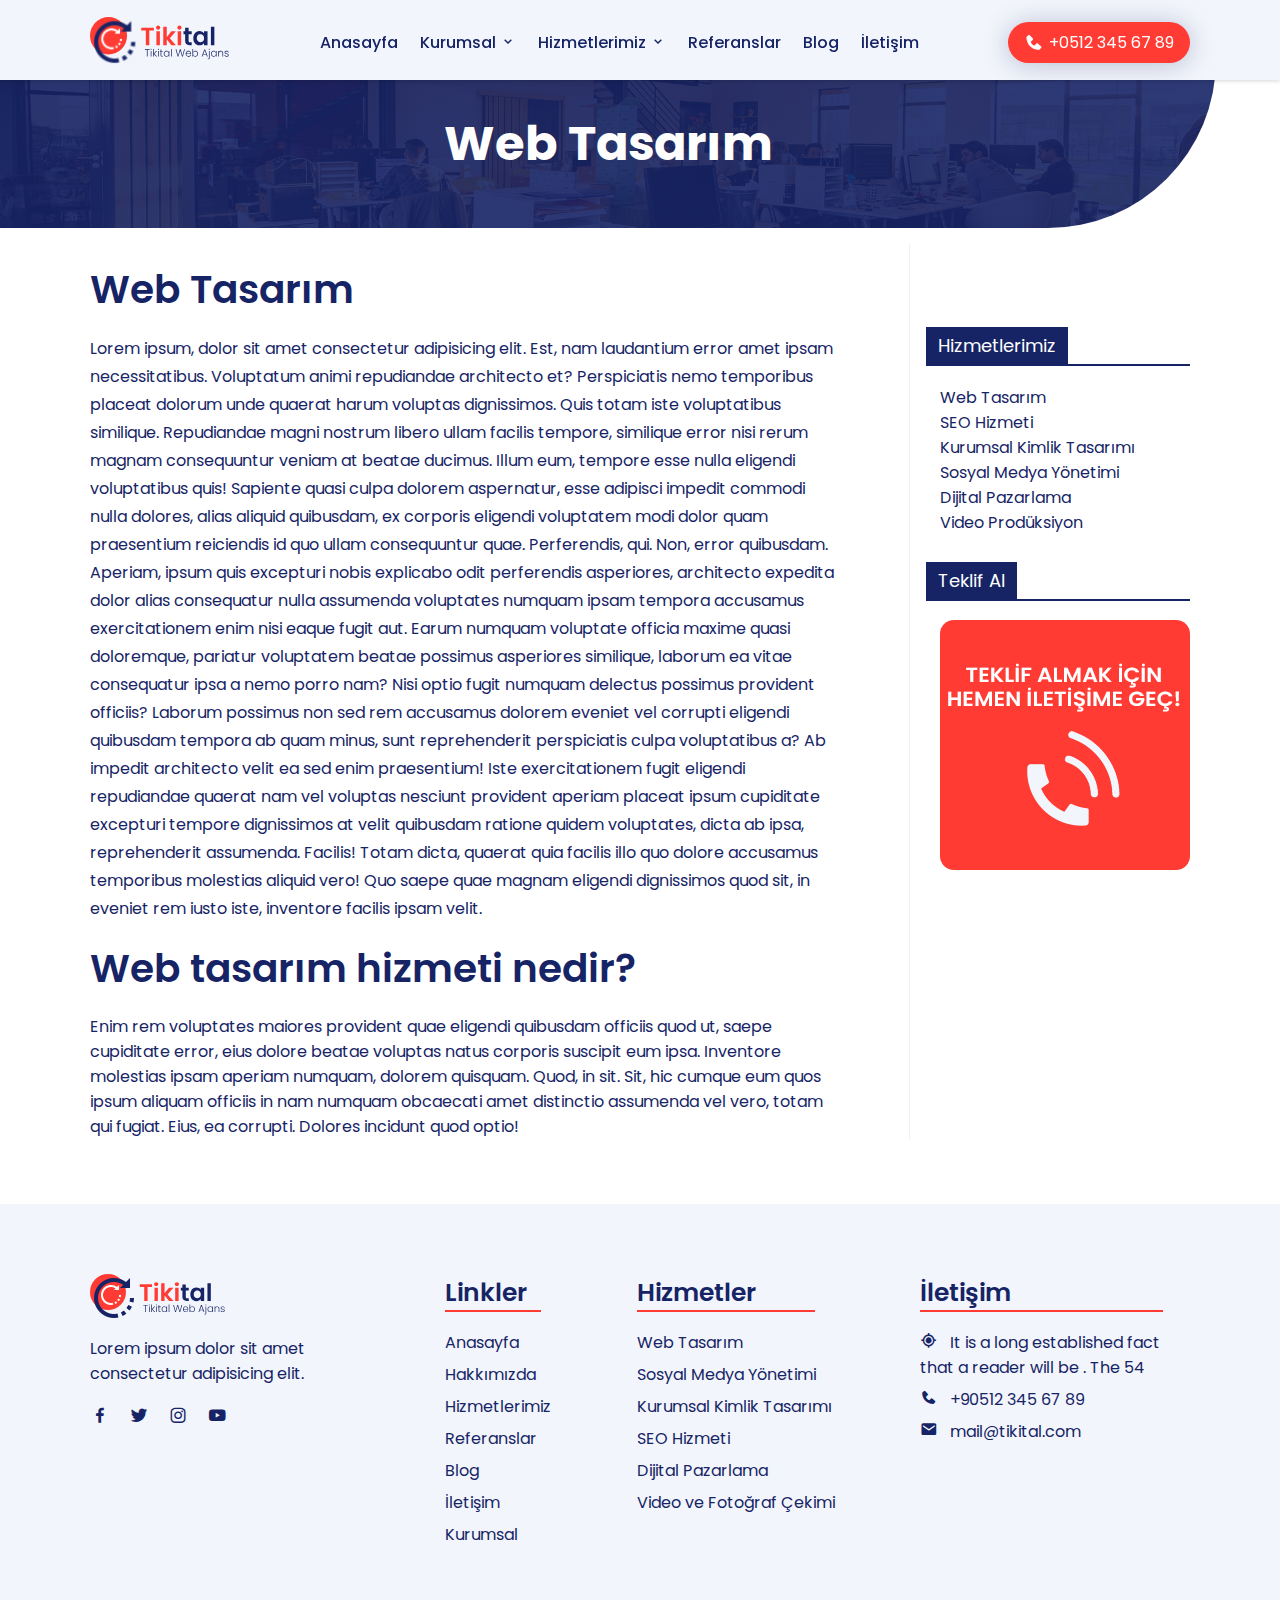
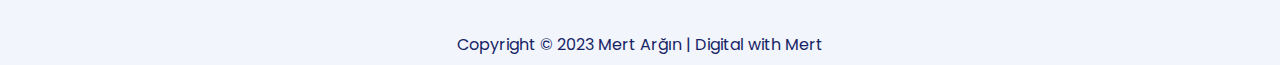
<file: web-tasarim.html>
<!DOCTYPE html>
<html lang="tr">

<head>
    <meta charset="UTF-8">
    <meta http-equiv="X-UA-Compatible" content="IE=edge">
    <meta name="viewport" content="width=device-width, initial-scale=1.0">
    <title>Tikital Ajans</title>
    <link rel="shortcut icon" href="assets/images/favicon.png" type="image/x-icon">
    <link rel="apple-touch-icon" href="assets/images/favicon.png">
    <link rel="stylesheet" href="assets/css/style.css">
    <link href='https://unpkg.com/boxicons@2.1.4/css/boxicons.min.css' rel='stylesheet'>
    <link rel="stylesheet" href="https://cdn.jsdelivr.net/npm/swiper@8/swiper-bundle.min.css" />
</head>

<body>
    <header class="downscroll">
        <div class="container" id="menu-wrapper">
            <div class="logo">
                <a href="index.html"><img src="assets/images/logo.svg" alt="Tikital Ajans logo" srcset=""></a>
            </div>
            <nav id="navbar">
                <ul id="mainMenu">
                    <li class="active"><a href="index.html">Anasayfa</a></li>
                    <li><a href="#">Kurumsal <i class='bx bx-chevron-down'></i></a>
                        <ul>
                            <li><a href="hakkimizda.html">Hakkımızda</a></li>
                            <li><a href="ekibimiz.html">Ekibimiz</a></li>
                            <li><a href="kariyer.html">Kariyer</a></li>
                        </ul>
                    </li>
                    <li><a href="#">Hizmetlerimiz <i class='bx bx-chevron-down'></i></a>
                        <ul>
                            <li><a href="web-tasarim.html">Web Tasarım</a></li>
                            <li><a href="seo-hizmeti.html">SEO Hizmeti</a></li>
                            <li><a href="kurumsal-kimlik-tasarimi.html">Kurumsal Kimlik Tasarımı</a></li>
                            <li><a href="sosyal-medya.html">Sosyal Medya Yönetimi</a></li>
                            <li><a href="dijital-pazarlama.html">Dijital Pazarlama</a></li>
                            <li><a href="video-produksiyon.html">Video Prodüksiyon</a></li>
                        </ul>
                    </li>
                    <li><a href="referanslar.html">Referanslar</a></li>
                    <li><a href="blog.html">Blog</a></li>
                    <li><a href="iletisim.html">İletişim</a></li>
                </ul>
            </nav>
            <a href="tel:+05123456789" class="btn btn-icon"><i class='bx bxs-phone'></i>+0512 345 67 89</a>
            <div class="bx bx-menu" id="menu-icon"></div>
        </div>
    </header>
    <section id="single-page">
        <div class="page-title">
            <h1>Web Tasarım</h1>
        </div>
        <div class="container">
            <div class="singlePage-wrapper">
                <div class="singlePage-content">
                    <div class="singlePage-title">
                        <h2>Web Tasarım</h2>
                    </div>
                    <p>Lorem ipsum, dolor sit amet consectetur adipisicing elit. Est, nam laudantium error amet ipsam
                        necessitatibus. Voluptatum animi repudiandae architecto et? Perspiciatis nemo temporibus placeat
                        dolorum unde quaerat harum voluptas dignissimos.
                        Quis totam iste voluptatibus similique. Repudiandae magni nostrum libero ullam facilis tempore,
                        similique error nisi rerum magnam consequuntur veniam at beatae ducimus. Illum eum, tempore esse
                        nulla eligendi voluptatibus quis!
                        Sapiente quasi culpa dolorem aspernatur, esse adipisci impedit commodi nulla dolores, alias
                        aliquid quibusdam, ex corporis eligendi voluptatem modi dolor quam praesentium reiciendis id quo
                        ullam consequuntur quae. Perferendis, qui.
                        Non, error quibusdam. Aperiam, ipsum quis excepturi nobis explicabo odit perferendis asperiores,
                        architecto expedita dolor alias consequatur nulla assumenda voluptates numquam ipsam tempora
                        accusamus exercitationem enim nisi eaque fugit aut.
                        Earum numquam voluptate officia maxime quasi doloremque, pariatur voluptatem beatae possimus
                        asperiores similique, laborum ea vitae consequatur ipsa a nemo porro nam? Nisi optio fugit
                        numquam delectus possimus provident officiis?
                        Laborum possimus non sed rem accusamus dolorem eveniet vel corrupti eligendi quibusdam tempora
                        ab quam minus, sunt reprehenderit perspiciatis culpa voluptatibus a? Ab impedit architecto velit
                        ea sed enim praesentium!
                        Iste exercitationem fugit eligendi repudiandae quaerat nam vel voluptas nesciunt provident
                        aperiam placeat ipsum cupiditate excepturi tempore dignissimos at velit quibusdam ratione quidem
                        voluptates, dicta ab ipsa, reprehenderit assumenda. Facilis!
                        Totam dicta, quaerat quia facilis illo quo dolore accusamus temporibus molestias aliquid vero!
                        Quo saepe quae magnam eligendi dignissimos quod sit, in eveniet rem iusto iste, inventore
                        facilis ipsam velit.
                    <h2>Web tasarım hizmeti nedir?</h2>
                    Enim rem voluptates maiores provident quae eligendi quibusdam officiis quod ut, saepe cupiditate
                    error, eius dolore beatae voluptas natus corporis suscipit eum ipsa. Inventore molestias ipsam
                    aperiam numquam, dolorem quisquam.
                    Quod, in sit. Sit, hic cumque eum quos ipsum aliquam officiis in nam numquam obcaecati amet
                    distinctio assumenda vel vero, totam qui fugiat. Eius, ea corrupti. Dolores incidunt quod optio!
                    </p>
                </div>
                <div class="singlePage-sidebar">
                    <div class="sidebar-item">
                        <div class="sidebar-title">
                            <span>Hizmetlerimiz</span>
                            <div class="sidebar-line"></div>
                        </div>
                        <div class="sidebar-content">
                            <ul>
                                <li><a href="web-tasarim.html">Web Tasarım</a></li>
                                <li><a href="seo-hizmeti.html">SEO Hizmeti</a></li>
                                <li><a href="kurumsal-kimlik-tasarimi.html">Kurumsal Kimlik Tasarımı</a></li>
                                <li><a href="sosyal-medya.html">Sosyal Medya Yönetimi</a></li>
                                <li><a href="dijital-pazarlama.html">Dijital Pazarlama</a></li>
                                <li><a href="video-produksiyon.html">Video Prodüksiyon</a></li>
                            </ul>
                        </div>
                    </div>
                    <div class="sidebar-item">
                        <div class="sidebar-title">
                            <span>Teklif Al</span>
                            <div class="sidebar-line"></div>
                        </div>
                        <div class="sidebar-content">
                            <a href="tel:+90515486230"><img src="assets/images/iletisme-gec.gif" alt="Teklif Al"
                                    title="Teklif Al"></a>
                        </div>
                    </div>
                </div>
            </div>
        </div>
    </section>

    <footer>
        <div class="container">
            <div class="footer-top">
                <div class="footer-group">
                    <a href="index.html"><img src="assets/images/logo.svg" alt="Tikital Ajans logo" srcset=""></a>
                    <p>Lorem ipsum dolor sit amet consectetur adipisicing elit.</p>
                    <div class="footer-social">
                        <a href="#" target="_blank"><i class='bx bxl-facebook'></i></a>
                        <a href="#" target="_blank"><i class='bx bxl-twitter'></i></a>
                        <a href="#" target="_blank"><i class='bx bxl-instagram'></i></a>
                        <a href="#" target="_blank"><i class='bx bxl-youtube'></i></a>
                    </div>
                </div>
                <div class="footer-group">
                    <h3>Linkler</h3>
                    <div class="footer-links">
                        <a href="index.html">Anasayfa</a>
                        <a href="hakkimizda.html">Hakkımızda</a>
                        <a href="">Hizmetlerimiz</a>
                        <a href="referanslar.html">Referanslar</a>
                        <a href="blog.html">Blog</a>
                        <a href="iletisim.html">İletişim</a>
                        <a href="">Kurumsal</a>
                    </div>
                </div>
                <div class="footer-group">
                    <h3>Hizmetler</h3>
                    <div class="footer-links">
                        <a href="web-tasarim.html">Web Tasarım</a>
                        <a href="seo-hizmeti.html">Sosyal Medya Yönetimi</a>
                        <a href="kurumsal-kimlik-tasarimi.html">Kurumsal Kimlik Tasarımı</a>
                        <a href="seo-hizmeti.html">SEO Hizmeti</a>
                        <a href="dijital-pazarlama.html">Dijital Pazarlama</a>
                        <a href="video-produksiyon.html">Video ve Fotoğraf Çekimi</a>
                    </div>
                </div>
                <div class="footer-group">
                    <h3>İletişim</h3>
                    <div class="footer-links">
                        <a href=""><i class='bx bx-current-location'></i>It is a long established fact that a reader
                            will be . The 54</a>
                        <a href="tel:90512 345 67 89"><i class='bx bxs-phone'></i>+90512 345 67 89</a>
                        <a href="mailto:mail@tikital.com"><i class='bx bxs-envelope'></i>mail@tikital.com</a>
                    </div>
                </div>
            </div>
        </div>
        <div class="footer-bottom">
            <p>Copyright © 2023 Mert Arğın | Digital with Mert</p>
        </div>
    </footer>

    <script src="https://cdn.jsdelivr.net/npm/swiper@8/swiper-bundle.min.js"></script>
    <script src="assets/js/main.js"></script>
</body>

</html>
</file>
<file: assets/css/style.css>
@import url("https://fonts.googleapis.com/css2?family=Poppins:wght@100;200;300;400;500;600;700&display=swap");

* {
  margin: 0;
  padding: 0;
  outline: 0;
  border: 0;
  box-sizing: border-box;
  list-style: none;
  text-decoration: none;
}

html {
  scroll-behavior: smooth;
}

body {
  font-family: "Poppins", sans-serif;
  color: #162466;
  overflow-x: hidden;
}

h1 {
  font-size: 3rem;
  line-height: 125%;
  font-weight: 700;
}

h2 {
  font-size: 2.438rem;
  font-weight: 600;
}

h3 {
  font-size: 1.563rem;
  font-weight: 600;
}

@media (max-width: 576px) {
  h1 {
    font-size: 2.5rem;
  }
}

a,
a:visited {
  color: #162466;
}

.btn {
  font-family: "Poppins", sans-serif;
  font-size: 1rem;
  background: #FF3B33;
  color: #FEFEFE !important;
  padding: 0.5rem 1rem;
  transition: all 0.4s ease;
  -webkit-transition: all 0.4s ease;
  -moz-transition: all 0.4s ease;
  -ms-transition: all 0.4s ease;
  -o-transition: all 0.4s ease;
  box-shadow: 0px 2px 26px rgba(22, 36, 102, 0.25);
  cursor: pointer;
  border-radius: 32px;
  -webkit-border-radius: 32px;
  -moz-border-radius: 32px;
  -ms-border-radius: 32px;
  -o-border-radius: 32px;
}

.btn.btn-icon {
  display: flex;
  justify-content: center;
  align-items: center;
}

.btn.btn-icon i {
  margin-right: 5px;
  font-size: 20px;
}

@media (max-width: 576px) {
  .btn.btn-icon i {
    font-size: 1rem;
  }
}

.btn.btn-secondary {
  background: #162466;
}

.btn.btn-secondary:hover {
  background: #FF3B33;
}

.btn:hover {
  background: #162466;
}

@media (max-width: 576px) {
  .btn {
    font-size: 0.875rem;
  }
}

.container {
  padding: 0 7%;
  margin: 0 auto;
}

section {
  padding-top: 3.75rem;
  padding-bottom: 3.75rem;
  max-width: 100vw;
}

.section-title {
  text-align: center;
  width: 627px;
  margin: 0 auto;
  margin-bottom: 2.5rem;
}

.page-title {
  display: flex;
  justify-content: center;
  align-items: center;
  text-align: center;
  height: 10.5rem;
  width: 95%;
  background: linear-gradient(0deg, rgba(22, 36, 102, 0.9), rgba(22, 36, 102, 0.9)), url("../images/cta-bg.jpg");
  background-size: cover;
  background-position: center;
  text-align: center;
  color: #FEFEFE;
  border-radius: 0 0 200px 0;
  -webkit-border-radius: 0 0 200px 0;
  -moz-border-radius: 0 0 200px 0;
  -ms-border-radius: 0 0 200px 0;
  -o-border-radius: 0 0 200px 0;
  margin-bottom: 1rem;
}

@media (max-width: 576px) {
  .page-title {
    height: 5.5rem;
  }

  .page-title h1 {
    height: 2.5rem;
  }
}

@media (max-width: 992px) {
  .page-title {
    height: 7.5rem;
  }

  .page-title h1 {
    height: 2.5rem;
  }
}

@media (max-width: 576px) {
  .container {
    padding: 0 3%;
  }

  .section {
    padding-top: 2.75rem;
    padding-bottom: 2.75rem;
  }

  .section-title {
    width: 70%;
    margin-bottom: 1.2rem;
    margin: 0 auto;
  }
}

@media (max-width: 768px) {
  .container {
    padding: 0 5%;
  }

  .section {
    padding-top: 3rem;
    padding-bottom: 3rem;
  }

  .section-title {
    width: 70%;
    margin-bottom: 1.2rem;
  }
}

header {
  padding-top: 17px;
  position: fixed;
  width: 100vw;
  top: 0;
  left: 0;
  z-index: 99999999;
  background-color: #F2F5FB;
  height: 80px;
}

header #menu-wrapper {
  display: flex;
  justify-content: space-between;
  align-items: center;
}

@media (max-width: 576px) {
  header #menu-wrapper .btn-icon {
    display: none;
  }
}

header .logo {
  height: 50px;
  width: 140px;
  cursor: pointer;
}

header .logo img {
  width: 100%;
  height: 100%;
  object-fit: contain;
  transition: all 0.4s ease;
  -webkit-transition: all 0.4s ease;
  -moz-transition: all 0.4s ease;
  -ms-transition: all 0.4s ease;
  -o-transition: all 0.4s ease;
}

header .logo img:hover {
  opacity: 0.8;
}

header #mainMenu {
  display: flex;
  justify-content: space-between;
  gap: 22px;
  z-index: 99999;
  margin-right: -236px;
}

header #mainMenu li {
  position: relative;
  font-weight: 500;
}

header #mainMenu li::after {
  content: '';
  position: absolute;
  width: 0;
  height: 2px;
  background: #FF3B33;
  bottom: -3px;
  left: 0;
  transition: all 0.4s ease;
  -webkit-transition: all 0.4s ease;
  -moz-transition: all 0.4s ease;
  -ms-transition: all 0.4s ease;
  -o-transition: all 0.4s ease;
}

@media (max-width: 992px) {
  header #mainMenu li::after {
    height: 0;
  }
}

header #mainMenu li:hover::after {
  width: 100%;
}

header #mainMenu li ul {
  position: absolute;
  left: 0;
  top: 28px;
  display: flex;
  flex-direction: column;
  width: max-content;
  background-color: #F2F5FB;
  display: none;
}

header #mainMenu li ul li {
  width: 100%;
  padding: 10px 12px;
  border-top: 1px solid #F2F5FB;
}

header #mainMenu li ul li:first-child {
  border-top: none;
}

@media (max-width: 992px) {
  header #mainMenu li ul {
    position: relative;
    width: max-content;
    margin-bottom: 1.5rem;
  }

  header #mainMenu li ul li {
    width: 100%;
    background-color: #F8FAFD;
  }
}

header #mainMenu li:focus-within>ul,
header #mainMenu li:focus>ul,
header #mainMenu li:hover>ul {
  display: block;
}

@media (max-width: 1280px) {
  header #mainMenu {
    margin-right: 0px;
  }
}

@media (max-width: 992px) {
  header #mainMenu {
    margin-right: 0;
    flex-flow: column;
    position: absolute;
    align-items: center;
    top: 80px;
    right: -1999px;
    background: #F2F5FB;
    padding: 1rem;
    width: 70vw;
    height: min-content;
    border: 1px solid #edeff4;
    transition: all 0.4s ease;
    -webkit-transition: all 0.4s ease;
    -moz-transition: all 0.4s ease;
    -ms-transition: all 0.4s ease;
    -o-transition: all 0.4s ease;
  }

  header #mainMenu.open {
    right: 0;
  }

  header #mainMenu li {
    width: 100%;
  }
}

header #menu-icon {
  color: #162466;
  font-size: 2rem;
  z-index: 11111;
  cursor: pointer;
  display: none;
  transition: all 0.4s ease;
  -webkit-transition: all 0.4s ease;
  -moz-transition: all 0.4s ease;
  -ms-transition: all 0.4s ease;
  -o-transition: all 0.4s ease;
}

@media (max-width: 992px) {
  header #menu-icon {
    display: block;
  }
}

header.downscroll {
  box-shadow: rgba(0, 0, 0, 0.16) 0px 1px 4px;
}

#hero {
  background: #F2F5FB;
  padding: 24px;
  margin-top: 80px;
}

#hero .hero-wrapper {
  display: flex;
  align-items: center;
}

#hero .hero-wrapper .hero-left {
  display: flex;
  flex-direction: column;
  gap: 1.875rem;
}

#hero .hero-wrapper .hero-left p {
  word-wrap: break-word;
}

#hero .hero-wrapper .hero-left h1 span {
  color: #FF3B33;
}

#hero .hero-wrapper .hero-left .hero-buttons {
  margin-top: 6px;
  display: flex;
  gap: 18px;
}

@media (max-width: 992px) {
  #hero .hero-wrapper {
    flex-wrap: wrap;
    margin-top: 3.2rem;
    align-items: center;
  }

  #hero .hero-wrapper .hero-left {
    width: 100vw;
    align-items: center;
    text-align: center;
  }

  #hero .hero-wrapper .hero-right {
    display: flex;
  }
}

@media (max-width: 576px) {
  #hero .hero-wrapper .hero-right img {
    width: 300px;
    margin-left: 1rem;
  }
}

@media (max-width: 992px) {
  #hero {
    flex-wrap: wrap;
  }
}

#services {
  background-color: #F8FAFD;
  padding-left: 1.625rem;
  padding-right: 1.625rem;
}

#services .service-cards {
  display: flex;
  flex-wrap: wrap;
  gap: 20px;
  justify-content: center;
}

#services .service-cards .service-card {
  width: 425px;
  height: 350px;
  background-color: #fff;
  border: 1px solid rgba(88, 136, 247, 0.1);
  box-shadow: 0px 10px 50px rgba(4, 75, 194, 0.1);
  padding: 0 1.875rem;
  display: flex;
  flex-direction: column;
  align-items: center;
  justify-content: center;
  gap: 10px;
  transition: all 0.4s ease;
  -webkit-transition: all 0.4s ease;
  -moz-transition: all 0.4s ease;
  -ms-transition: all 0.4s ease;
  -o-transition: all 0.4s ease;
  cursor: pointer;
}

#services .service-cards .service-card i {
  font-size: 3rem;
  color: #FF3B33;
}

#services .service-cards .service-card a {
  color: #FF3B33;
  text-decoration: underline;
  margin-top: 20px;
}

#services .service-cards .service-card:hover {
  background-color: #162466;
  color: #FEFEFE;
  transform: scale(1.07);
  -webkit-transform: scale(1.07);
  -moz-transform: scale(1.07);
  -ms-transform: scale(1.07);
  -o-transform: scale(1.07);
}

#services .service-cards .service-card:hover i,
#services .service-cards .service-card:hover a {
  color: #FEFEFE;
}

#about-section {
  background-image: url("../images/about-dotted-bg.png");
  background-repeat: no-repeat;
  background-position: bottom right;
  background-size: auto;
}

#about-section .about-section-wrapper {
  display: flex;
  gap: 80px;
  padding-left: 40px;
  padding-right: 40px;
}

@media (max-width: 768px) {
  #about-section .about-section-wrapper {
    flex-wrap: wrap;
  }
}

#about-section .about-section-wrapper .about-section-left {
  display: flex;
  flex-direction: column;
  justify-content: center;
  align-items: flex-start;
  gap: 20px;
}

#about-section .about-section-wrapper .about-section-left h3 {
  gap: 0px;
  color: #FF3B33;
  position: relative;
  padding-left: 35px;
  margin-top: -30px;
}

#about-section .about-section-wrapper .about-section-left h3::before {
  content: "";
  position: absolute;
  top: 18px;
  left: 0;
  height: 2px;
  width: 30px;
  background-color: #FF3B33;
}

@media (max-width: 576px) {
  #about-section .about-section-wrapper .about-section-right img {
    width: 270px;
    height: 200px;
  }
}

#about-secondary {
  position: relative;
  padding-bottom: 7rem;
}

#about-secondary .aboutsec-wrapper {
  display: flex;
  justify-content: space-between;
}

@media (max-width: 768px) {
  #about-secondary .aboutsec-wrapper {
    flex-wrap: wrap;
  }
}

#about-secondary .aboutsec-wrapper .aboutsec-left {
  flex-basis: 40%;
}

#about-secondary .aboutsec-wrapper .aboutsec-left h3 {
  margin-bottom: 13px;
}

@media (max-width: 768px) {
  #about-secondary .aboutsec-wrapper .aboutsec-left {
    flex-basis: 100%;
    margin-bottom: 2rem;
  }
}

#about-secondary .aboutsec-wrapper .aboutsec-right {
  display: flex;
  justify-content: center;
  align-items: center;
}

#about-secondary .aboutsec-wrapper .aboutsec-right .counter {
  display: flex;
  height: 171px;
  background-color: #FF3B33;
  padding: 3.25rem 1.313rem;
  border-radius: 32px;
  -webkit-border-radius: 32px;
  -moz-border-radius: 32px;
  -ms-border-radius: 32px;
  -o-border-radius: 32px;
  color: #FEFEFE;
  justify-content: space-between;
}

#about-secondary .aboutsec-wrapper .aboutsec-right .counter .counter-item {
  display: flex;
  flex-direction: column;
  align-items: center;
  text-align: center;
  margin-right: 32px;
}

#about-secondary .aboutsec-wrapper .aboutsec-right .counter .counter-item:last-child {
  margin-right: 0;
}

#about-secondary .aboutsec-wrapper .aboutsec-right .counter .counter-item .count-num {
  display: flex;
}

@media (max-width: 576px) {
  #about-secondary .aboutsec-wrapper .aboutsec-right .counter .counter-item {
    flex-basis: 40%;
    align-items: center;
    justify-content: center;
    margin-right: 0;
  }
}

@media (max-width: 576px) {
  #about-secondary .aboutsec-wrapper .aboutsec-right .counter {
    padding: 1.7rem 1rem;
    flex-wrap: wrap;
    align-items: center;
    justify-content: space-evenly;
    height: max-content;
    gap: 1rem;
  }
}

@media (max-width: 768px) {
  #about-secondary .aboutsec-wrapper {
    display: block;
  }
}

#about-secondary .circle {
  position: absolute;
  top: 27%;
  right: 40%;
  background: #F2F5FB;
  border-radius: 50%;
  margin: 10px;
  height: 200px;
  width: 200px;
  box-shadow: 0 0 0 0 #edeff4;
  transform: scale(1);
  animation: pulse 5s infinite;
  z-index: -1;
  -webkit-animation: pulse 5s infinite;
}

@media (max-width: 768px) {
  #about-secondary .circle {
    top: 27%;
    left: 5%;
  }
}

@keyframes pulse {
  0% {
    transform: scale(0.95);
    box-shadow: 0 0 0 0 rgba(110, 107, 107, 0.7);
  }

  70% {
    transform: scale(1.2);
    box-shadow: 0 0 0 10px rgba(143, 142, 142, 0);
    -webkit-transform: scale(1.2);
    -moz-transform: scale(1.2);
    -ms-transform: scale(1.2);
    -o-transform: scale(1.2);
  }

  100% {
    transform: scale(0.95);
    box-shadow: 0 0 0 0 rgba(169, 168, 168, 0);
  }
}

#cta {
  background: linear-gradient(0deg, rgba(22, 36, 102, 0.9), rgba(22, 36, 102, 0.9)), url("../images/cta-bg.jpg");
  background-size: cover;
  background-position: center;
  text-align: center;
  color: #FEFEFE;
  padding-top: 70px;
  padding-bottom: 70px;
}

#cta .container {
  display: flex;
  flex-direction: column;
  justify-content: center;
  align-items: center;
}

#cta p {
  margin-top: 12px;
  font-size: 1.25rem;
}

#cta .btn {
  margin-top: 30px;
}

#project {
  background-color: #F2F5FB;
  text-align: center;
}

#project .project-wrapper {
  margin-top: 2.5rem;
  display: grid;
  grid-template-columns: repeat(3, 1fr);
  align-items: center;
  align-content: space-between;
  gap: 1.875rem;
  margin-bottom: 2rem;
}

#project .project-wrapper .proje-item {
  width: 370px;
  height: 305px;
  border-radius: 7px;
  -webkit-border-radius: 7px;
  -moz-border-radius: 7px;
  -ms-border-radius: 7px;
  -o-border-radius: 7px;
  position: relative;
  border: 1px solid rgba(88, 136, 247, 0.1);
  box-shadow: 0px 10px 50px rgba(4, 75, 194, 0.1);
}

#project .project-wrapper .proje-item img {
  width: 100%;
  height: 100%;
  object-fit: cover;
  border-radius: 7px;
  -webkit-border-radius: 7px;
  -moz-border-radius: 7px;
  -ms-border-radius: 7px;
  -o-border-radius: 7px;
}

#project .project-wrapper .proje-item .proje-desc {
  position: absolute;
  top: 0;
  left: 0;
  height: 100%;
  width: 100%;
  background: rgba(22, 36, 102, 0.8);
  border-radius: 7px;
  -webkit-border-radius: 7px;
  -moz-border-radius: 7px;
  -ms-border-radius: 7px;
  -o-border-radius: 7px;
  color: #FEFEFE;
  display: flex;
  flex-direction: column;
  justify-content: center;
  align-items: center;
  text-align: center;
  padding: 82px;
  gap: 10px;
  transition: all 0.4s ease;
  -webkit-transition: all 0.4s ease;
  -moz-transition: all 0.4s ease;
  -ms-transition: all 0.4s ease;
  -o-transition: all 0.4s ease;
  visibility: hidden;
}

#project .project-wrapper .proje-item .proje-desc h3 {
  font-size: 1.25rem;
  text-transform: capitalize;
}

#project .project-wrapper .proje-item .proje-desc h4 {
  font-size: 1rem;
  color: #FF3B33;
  width: 100%;
  background-color: #FEFEFE;
  border-radius: 7px;
  -webkit-border-radius: 7px;
  -moz-border-radius: 7px;
  -ms-border-radius: 7px;
  -o-border-radius: 7px;
}

@media (max-width: 576px) {
  #project .project-wrapper .proje-item .proje-desc {
    padding: 1rem;
  }
}

#project .project-wrapper .proje-item:hover .proje-desc {
  visibility: visible;
}

@media (max-width: 1200px) {
  #project .project-wrapper {
    grid-template-columns: repeat(2, 1fr);
    gap: 1rem;
  }
}

@media (max-width: 992px) {
  #project .project-wrapper {
    grid-template-columns: repeat(2, 1fr);
  }
}

@media (max-width: 768px) {
  #project .project-wrapper {
    grid-template-columns: repeat(2, 1fr);
  }

  #project .project-wrapper .proje-item {
    width: 270px;
    height: 205px;
  }
}

@media (max-width: 576px) {
  #project .project-wrapper {
    grid-template-columns: repeat(1, 1fr);
    justify-items: center;
  }

  #project .project-wrapper .proje-item {
    width: 270px;
    height: 205px;
  }
}

#blog {
  background-image: url("../images/bg-blog.png");
  background-repeat: no-repeat;
  background-position: top center;
  background-size: auto;
  padding-bottom: 5.75rem;
}

#blog .blog-title {
  display: flex;
  justify-content: space-between;
  align-items: end;
}

#blog .blog-title h3 {
  gap: 0px;
  color: #FF3B33;
  position: relative;
  padding-left: 35px;
  margin-top: -30px;
  font-size: 1.25rem;
  font-weight: 500;
}

#blog .blog-title h3::before {
  content: "";
  position: absolute;
  top: 15px;
  left: 0;
  height: 2px;
  width: 30px;
  background-color: #FF3B33;
}

#blog .swiper {
  width: 100%;
  height: 100%;
}

#blog .blog-wrapper {
  min-height: 100vh;
  display: flex;
  justify-self: center;
  align-items: center;
}

#blog .blog-content {
  display: flex;
  margin-top: 3.125rem;
  margin-bottom: 3.75rem;
}

#blog .blog-content .blog-card {
  border-radius: 14px;
  -webkit-border-radius: 14px;
  -moz-border-radius: 14px;
  -ms-border-radius: 14px;
  -o-border-radius: 14px;
  background-color: #fff;
  border: 1px solid rgba(88, 136, 247, 0.1);
  box-shadow: 0px 10px 50px rgba(4, 75, 194, 0.1);
}

#blog .blog-content .blog-card .blogcard-pic {
  width: 100%;
  height: 150px;
  border-radius: 14px 14px 0px 0px;
  -webkit-border-radius: 14px 14px 0px 0px;
  -moz-border-radius: 14px 14px 0px 0px;
  -ms-border-radius: 14px 14px 0px 0px;
  -o-border-radius: 14px 14px 0px 0px;
}

#blog .blog-content .blog-card .blogcard-pic img {
  width: 100%;
  height: 100%;
  object-fit: cover;
  border-radius: 14px 14px 0px 0px;
  -webkit-border-radius: 14px 14px 0px 0px;
  -moz-border-radius: 14px 14px 0px 0px;
  -ms-border-radius: 14px 14px 0px 0px;
  -o-border-radius: 14px 14px 0px 0px;
}

#blog .blog-content .blog-card .blogcard-content {
  padding-right: 12px;
  padding-left: 12px;
  width: 100%;
}

#blog .blog-content .blog-card .blogcard-h2 {
  font-size: 1.25rem;
  font-weight: 700;
  margin-top: 10px;
  margin-bottom: 14px;
}

#blog .blog-content .blog-card .blogcard-body p {
  margin-bottom: 20px;
}

#blog .blog-content .blog-card .blogcard-footer {
  display: flex;
  justify-content: space-between;
  padding-bottom: 20px;
  align-items: center;
}

#blog .blog-content .blog-card .blogcard-footer span,
#blog .blog-content .blog-card .blogcard-footer span a {
  color: rgba(22, 36, 102, 0.6);
}

@media (max-width: 576px) {

  #blog .blog-content .blog-card .blogcard-footer span,
  #blog .blog-content .blog-card .blogcard-footer span a {
    font-size: 12px;
  }
}

@media (max-width: 1200px) {

  #blog .blog-content .blog-card .blogcard-footer span,
  #blog .blog-content .blog-card .blogcard-footer span a {
    font-size: 12px;
  }
}

#blog .swiper-pagination-bullet {
  width: 12px;
  height: 12px;
}

#blog .swiper-pagination-bullet-active {
  background: #162466;
}

#about-page {
  margin-top: 1.2rem;
  margin-bottom: 3.75rem;
}

#about-page .about-content {
  display: flex;
  flex-direction: column;
  gap: 4rem;
  align-items: center;
  margin-top: 2rem;
}

#about-page .about-content .first-contentAbout {
  display: flex;
  gap: 2.3rem;
  align-items: center;
}

@media (max-width: 992px) {
  #about-page .about-content .first-contentAbout {
    flex-direction: column;
    flex-wrap: wrap;
  }
}

#about-page .about-content .first-contentAbout .about-left {
  flex-basis: 30%;
}

#about-page .about-content .first-contentAbout .about-left .about-image {
  width: 450px;
  height: 400px;
}

@media (max-width: 992px) {
  #about-page .about-content .first-contentAbout .about-left .about-image {
    width: 350px;
    height: 300px;
  }
}

#about-page .about-content .first-contentAbout .about-left .about-image img {
  width: 100%;
  height: 100%;
  object-fit: cover;
  border-radius: 7px;
  -webkit-border-radius: 7px;
  -moz-border-radius: 7px;
  -ms-border-radius: 7px;
  -o-border-radius: 7px;
}

#about-page .about-content .second-contentAbout {
  display: flex;
  background-image: url("../images/about-dotted-bg.png");
  background-repeat: no-repeat;
  background-position: top left;
  background-size: auto;
  padding: 0 3%;
  justify-content: space-between;
  gap: 3rem;
}

@media (max-width: 768px) {
  #about-page .about-content .second-contentAbout {
    flex-direction: column;
    flex-wrap: wrap;
  }
}

#about-page .about-content .second-contentAbout h3 {
  margin-bottom: 2rem;
}

#about-page .about-content .second-contentAbout .left-aboutcontent {
  flex-basis: 50%;
  background-color: #F2F5FB;
  padding: 1rem;
}

#about-page .about-content .second-contentAbout .right-aboutcontent {
  flex-basis: 50%;
  background-color: #F2F5FB;
  padding: 1rem;
}

#team {
  margin-top: 40px;
  min-height: 100vh;
  background-color: #F8FAFD;
  display: flex;
  align-items: center;
  flex-wrap: wrap;
}

#team .team-wrapper {
  display: flex;
  padding: 1.25rem;
  justify-content: center;
  align-items: center;
  flex-wrap: wrap;
}

#team .page-title {
  margin-top: -20px;
}

#team .card {
  margin: 1.25rem;
  padding: 0.5rem;
  width: 300px;
  background-color: #fff;
  box-shadow: 0px 10px 50px rgba(4, 75, 194, 0.1);
  border: 1px solid rgba(88, 136, 247, 0.1);
}

#team .card img {
  display: block;
  width: 100%;
  height: 400px;
  object-fit: cover;
}

#team .card .card-info {
  padding: 15px 0 7px;
  text-align: center;
}

#team .card .card-info h6 {
  margin-bottom: 6px;
  font-size: 1rem;
  font-size: 600;
  text-transform: capitalize;
}

#team .card .card-info span {
  margin-bottom: 5px;
  font-size: 13px;
}

#team .card .card-info a {
  display: inline-flex;
  justify-content: center;
  align-items: center;
  width: 30px;
  height: 30px;
  color: #162466;
  background-color: rgba(88, 136, 247, 0.1);
  border-radius: 50%;
  -webkit-border-radius: 50%;
  -moz-border-radius: 50%;
  -ms-border-radius: 50%;
  -o-border-radius: 50%;
  margin: 8px 2px 0;
  font-size: 1.1rem;
  line-height: 30px;
  transition: all 0.4s ease;
  -webkit-transition: all 0.4s ease;
  -moz-transition: all 0.4s ease;
  -ms-transition: all 0.4s ease;
  -o-transition: all 0.4s ease;
}

#team .card .card-info a:hover {
  background-color: #162466;
  color: #FEFEFE;
}

#career {
  margin-top: 20px;
  min-height: 100vh;
  background-color: #F8FAFD;
  display: flex;
  align-items: center;
  flex-wrap: wrap;
}

#career .career-wrapper {
  display: flex;
  align-items: center;
  flex-wrap: wrap;
  gap: 1.25rem;
}

#career .career-wrapper .career-jobs {
  display: flex;
  flex-direction: column;
  gap: 1.25rem;
  flex: 1;
  flex-basis: 30%;
}

#career .career-wrapper .career-jobs .accordion-title {
  display: block;
  background: #162466;
  color: #FEFEFE;
  font-size: 1.2rem;
  width: 100%;
  cursor: pointer;
  padding: 18px;
  transition: all 0.4s ease;
  -webkit-transition: all 0.4s ease;
  -moz-transition: all 0.4s ease;
  -ms-transition: all 0.4s ease;
  -o-transition: all 0.4s ease;
}

#career .career-wrapper .career-jobs .accordion-title.active,
#career .career-wrapper .career-jobs .accordion-title.accordion-title:hover {
  background: #FF3B33;
}

#career .career-wrapper .career-jobs .panel {
  padding: 1.2rem 18px;
  display: none;
  background-color: white;
  overflow: hidden;
  transition: all 0.4s ease;
  -webkit-transition: all 0.4s ease;
  -moz-transition: all 0.4s ease;
  -ms-transition: all 0.4s ease;
  -o-transition: all 0.4s ease;
}

#career .career-wrapper .career-apply {
  flex: 1;
  flex-basis: 60%;
}

#career .career-wrapper .career-apply form {
  padding: 1.25rem;
  background: #fff;
}

#career .career-wrapper .career-apply form .form-group {
  display: flex;
  flex-direction: column;
  align-items: start;
  width: 100%;
  margin-bottom: 0, 625rem;
  padding: 0.7rem;
}

#career .career-wrapper .career-apply form .form-group label {
  font-weight: 600;
  margin-bottom: 10px;
}

#career .career-wrapper .career-apply form .form-group input {
  width: 100%;
  color: #162466;
  background: #F8FAFD;
  padding: 0.6rem;
  border: 1px solid rgba(88, 136, 247, 0.1);
  border-radius: 7px;
  -webkit-border-radius: 7px;
  -moz-border-radius: 7px;
  -ms-border-radius: 7px;
  -o-border-radius: 7px;
}

#career .career-wrapper .career-apply form .form-group input::file-selector-button {
  font-weight: 500;
  color: #FEFEFE;
  background-color: #162466;
  padding: 0.5em 0.7rem;
  border-radius: 14px;
  -webkit-border-radius: 14px;
  -moz-border-radius: 14px;
  -ms-border-radius: 14px;
  -o-border-radius: 14px;
}

#career .career-wrapper .career-apply form .form-group textarea {
  width: 100%;
  background: #F8FAFD;
  resize: none;
  padding: 0.6rem;
  color: #162466;
}

.singlePage-wrapper {
  display: flex;
  justify-content: center;
  align-items: start;
  min-height: 100vh;
  flex-wrap: wrap;
  gap: 1rem;
}

.singlePage-wrapper .singlePage-content {
  flex: 1;
  flex-basis: 70%;
  padding-right: 4rem;
  border-right: 1px solid #edeff4;
}

.singlePage-wrapper .singlePage-content h2 {
  margin-top: 1rem;
  margin-bottom: 1rem;
}

.singlePage-wrapper .singlePage-content p {
  line-height: 175%;
}

.singlePage-wrapper .singlePage-sidebar {
  flex-basis: 20%;
  display: flex;
  flex-direction: column;
  gap: 2rem;
  margin-top: 5.5rem;
  flex: 1;
}

@media (max-width: 768px) {
  .singlePage-wrapper .singlePage-sidebar {
    flex-direction: column-reverse;
  }
}

.singlePage-wrapper .singlePage-sidebar .sidebar-content {
  padding-left: 14px;
}

.singlePage-wrapper .singlePage-sidebar .sidebar-title {
  position: relative;
  margin-bottom: 1.2rem;
}

.singlePage-wrapper .singlePage-sidebar .sidebar-title span {
  margin-bottom: 1.1rem;
  background-color: #162466;
  padding: 6px 12px;
  color: #FEFEFE;
  font-weight: 400;
  font-size: 18px;
}

.singlePage-wrapper .singlePage-sidebar .sidebar-title .sidebar-line {
  margin-top: 0.3rem;
  width: 100%;
  height: 2px;
  background-color: #162466;
}

.singlePage-wrapper .singlePage-sidebar .sidebar-item img {
  border-radius: 14px;
  -webkit-border-radius: 14px;
  -moz-border-radius: 14px;
  -ms-border-radius: 14px;
  -o-border-radius: 14px;
}

#contact {
  min-height: 100vh;
}

#contact .contact-wrapper {
  display: flex;
  justify-content: space-between;
  align-items: center;
  flex-wrap: wrap;
  margin-top: 4rem;
}

#contact .contact-wrapper .contact-left {
  flex: 1;
  flex-basis: 50%;
}

#contact .contact-wrapper .contact-left h2 {
  margin-bottom: 1rem;
}

#contact .contact-wrapper .contact-left span {
  margin-bottom: 1rem;
}

#contact .contact-wrapper .contact-icons {
  display: flex;
  flex-direction: column;
  gap: 1.7rem;
  margin-top: 2rem;
}

#contact .contact-wrapper .contact-icons .ico-group {
  display: flex;
  gap: 1.2rem;
}

#contact .contact-wrapper .contact-icons .ico-group i {
  background-color: #F8FAFD;
  height: 50px;
  width: 50px;
  border-radius: 50%;
  -webkit-border-radius: 50%;
  -moz-border-radius: 50%;
  -ms-border-radius: 50%;
  -o-border-radius: 50%;
  font-size: 1.8rem;
  line-height: 50px;
  text-align: center;
}

#contact .contact-wrapper .contact-icons .ico-group .adress-info {
  display: flex;
  flex-direction: column;
}

#contact .contact-right {
  flex: 1;
  flex-basis: 50%;
}

#contact .contact-form {
  flex: 1;
  margin-top: 4rem;
}

#contact .contact-form form {
  padding: 1.25rem;
  background: #F8FAFD;
  border: 1px solid rgba(88, 136, 247, 0.1);
}

#contact .contact-form form .form-group {
  display: flex;
  flex-direction: column;
  align-items: start;
  width: 100%;
  margin-bottom: 0, 625rem;
  padding: 0.7rem;
}

#contact .contact-form form .form-group label {
  font-weight: 600;
  margin-bottom: 10px;
}

#contact .contact-form form .form-group input {
  width: 100%;
  color: #162466;
  background: #FEFEFE;
  padding: 0.6rem;
  border: 1px solid rgba(88, 136, 247, 0.1);
  border-radius: 7px;
  -webkit-border-radius: 7px;
  -moz-border-radius: 7px;
  -ms-border-radius: 7px;
  -o-border-radius: 7px;
}

#contact .contact-form form .form-group textarea {
  width: 100%;
  background: #FEFEFE;
  resize: none;
  padding: 0.6rem;
  color: #162466;
}

#blog-page {
  min-height: 100vh;
  margin-top: 20px;
  background-color: #F8FAFD;
}

#blog-page .blog-wrapper {
  margin-top: 1.25rem;
  display: flex;
  align-items: center;
  flex-wrap: wrap;
  gap: 1.25rem;
}

#blog-page .blog-wrapper .blog-post {
  flex-basis: 350px;
  display: flex;
  flex-direction: column;
  border-radius: 14px;
  -webkit-border-radius: 14px;
  -moz-border-radius: 14px;
  -ms-border-radius: 14px;
  -o-border-radius: 14px;
  background-color: #fff;
  border: 1px solid rgba(88, 136, 247, 0.1);
  box-shadow: 0px 10px 50px rgba(4, 75, 194, 0.1);
}

#blog-page .blog-wrapper .blog-post .blogpost-pic {
  width: 100%;
  height: 150px;
  border-radius: 14px 14px 0px 0px;
  -webkit-border-radius: 14px 14px 0px 0px;
  -moz-border-radius: 14px 14px 0px 0px;
  -ms-border-radius: 14px 14px 0px 0px;
  -o-border-radius: 14px 14px 0px 0px;
}

#blog-page .blog-wrapper .blog-post .blogpost-pic img {
  width: 100%;
  height: 100%;
  object-fit: cover;
  border-radius: 14px 14px 0px 0px;
  -webkit-border-radius: 14px 14px 0px 0px;
  -moz-border-radius: 14px 14px 0px 0px;
  -ms-border-radius: 14px 14px 0px 0px;
  -o-border-radius: 14px 14px 0px 0px;
}

#blog-page .blog-wrapper .blog-post .blogpost-content {
  padding-right: 12px;
  padding-left: 12px;
  width: 100%;
}

#blog-page .blog-wrapper .blog-post .blogpost-h2 {
  font-size: 1.25rem;
  font-weight: 700;
  margin-top: 10px;
  margin-bottom: 14px;
}

#blog-page .blog-wrapper .blog-post .blogpost-body p {
  margin-bottom: 20px;
}

#blog-page .blog-wrapper .blog-post .blogpost-footer {
  display: flex;
  justify-content: space-between;
  padding-bottom: 20px;
  align-items: center;
}

#blog-page .blog-wrapper .blog-post .blogpost-footer span,
#blog-page .blog-wrapper .blog-post .blogpost-footer span a {
  font-size: 12px;
  color: rgba(22, 36, 102, 0.6);
}

@media (max-width: 576px) {

  #blog-page .blog-wrapper .blog-post .blogpost-footer span,
  #blog-page .blog-wrapper .blog-post .blogpost-footer span a {
    font-size: 12px;
  }
}

@media (max-width: 1200px) {

  #blog-page .blog-wrapper .blog-post .blogpost-footer span,
  #blog-page .blog-wrapper .blog-post .blogpost-footer span a {
    font-size: 12px;
  }
}

#blog-page .pagination {
  display: flex;
  justify-content: center;
  align-items: center;
  margin-top: 3rem;
  gap: 0.5rem;
}

#blog-page .pagination .page-number {
  display: block;
  width: 30px;
  height: 30px;
  background-color: #edeff4;
  line-height: 30px;
  text-align: center;
}

#blog-page .pagination i {
  font-size: 1.2rem;
  color: #162466;
}

#blog-page .pagination .active {
  background-color: #FEFEFE;
  border: 1px solid rgba(88, 136, 247, 0.1);
}

.brand-wrapper {
  min-height: 100vh;
  max-width: 100vw;
  display: flex;
  flex-direction: column;
  justify-content: center;
  align-items: center;
}

.brand-wrapper .brandPage-title {
  text-align: center;
  margin-bottom: 4rem;
}

.brand-wrapper .brandPage-title h2 {
  margin-bottom: 2rem;
}

.brand-wrapper .brandPage-title .portfolio-tic {
  display: flex;
  gap: 0.8rem;
  justify-content: center;
  align-items: center;
  flex-wrap: wrap;
}

.brand-wrapper .brandPage-title .portfolio-tic a {
  font-size: 1rem;
  font-weight: 500;
}

.brand-wrapper .brandPage-title .portfolio-tic a.active,
.brand-wrapper .brandPage-title .portfolio-tic a:hover {
  background-color: #FF3B33;
  color: #FEFEFE;
  padding: 0.4rem;
  border-radius: 4px;
  -webkit-border-radius: 4px;
  -moz-border-radius: 4px;
  -ms-border-radius: 4px;
  -o-border-radius: 4px;
}

.brand-wrapper .brandPage-title .portfolio-tic a {
  color: #162466;
}

.brand-wrapper .brands {
  display: flex;
  align-items: center;
  flex-wrap: wrap;
  gap: 1rem;
}

.brand-wrapper .brands .brand-card {
  padding: 1rem;
  background-color: #F2F5FB;
  border-radius: 7px;
  -webkit-border-radius: 7px;
  -moz-border-radius: 7px;
  -ms-border-radius: 7px;
  -o-border-radius: 7px;
  cursor: pointer;
  transition: all 0.4s ease;
  -webkit-transition: all 0.4s ease;
  -moz-transition: all 0.4s ease;
  -ms-transition: all 0.4s ease;
  -o-transition: all 0.4s ease;
  border: 1px solid rgba(88, 136, 247, 0.1);
}

.brand-wrapper .brands .brand-card .brand-info {
  text-align: center;
  margin: 0.5rem 0;
}

.brand-wrapper .brands .brand-card .brand-info h6 {
  font-size: 1rem;
}

.brand-wrapper .brands .brand-card .brand-info span {
  font-size: 0.8rem;
}

.brand-wrapper .brands .brand-card:hover {
  background-color: #FEFEFE;
  box-shadow: 0px 10px 50px rgba(4, 75, 194, 0.1);
  transition: all 0.4s ease;
  -webkit-transition: all 0.4s ease;
  -moz-transition: all 0.4s ease;
  -ms-transition: all 0.4s ease;
  -o-transition: all 0.4s ease;
}

.brand-wrapper .brands .brand-card:hover img {
  transition: all 0.4s ease;
  -webkit-transition: all 0.4s ease;
  -moz-transition: all 0.4s ease;
  -ms-transition: all 0.4s ease;
  -o-transition: all 0.4s ease;
  transform: scale(1.1);
  -webkit-transform: scale(1.1);
  -moz-transform: scale(1.1);
  -ms-transform: scale(1.1);
  -o-transform: scale(1.1);
}

.brand-wrapper .brands .brand-card.hide {
  display: none;
}

.brand-wrapper .brands .brand-card.show {
  display: block;
}

@media (max-width: 992px) {
  .brand-wrapper .brands {
    justify-content: center;
  }
}

footer {
  background-color: #F2F5FB;
  color: #162466;
}

footer a {
  color: #162466 !important;
  display: block;
  margin-bottom: 7px;
}

footer a:hover {
  opacity: 0.5;
}

footer .footer-top {
  display: flex;
  justify-content: space-between;
  align-items: flex-start;
  padding: 70px 0;
}

footer .footer-top .footer-group:first-child,
footer .footer-top .footer-group:last-child {
  width: 270px;
}

footer .footer-top .footer-social {
  display: flex;
  gap: 1.2rem;
  margin-top: 1.2rem;
}

footer .footer-top .footer-social i {
  font-size: 1.25rem;
}

footer .footer-top .footer-social i:hover {
  color: #FF3B33;
}

footer .footer-top .footer-group h3 {
  position: relative;
  margin-bottom: 18px;
}

footer .footer-top .footer-group h3::after {
  content: "";
  position: absolute;
  height: 2px;
  background-color: #FF3B33;
  width: 90%;
  bottom: 0;
  left: 0;
}

footer .footer-top .footer-group .footer-links i {
  margin-right: 12px;
  font-size: 1.1rem;
}

@media (max-width: 992px) {
  footer .footer-top {
    flex-wrap: wrap;
    padding: 35px 20px;
    justify-content: start;
  }

  footer .footer-top .footer-group {
    width: 50%;
    margin-bottom: 2rem;
  }

  footer .footer-top .footer-group:first-child {
    width: 100%;
    margin-bottom: 2rem;
  }
}

@media (max-width: 576px) {
  footer .footer-top .footer-group {
    width: 50%;
    margin-bottom: 2rem;
  }
}

footer .footer-bottom {
  text-align: center;
  background: #F2F5FB;
  color: #162466;
  padding: 8px 0;
}

/*# sourceMappingURL=style.css.map */
</file>
